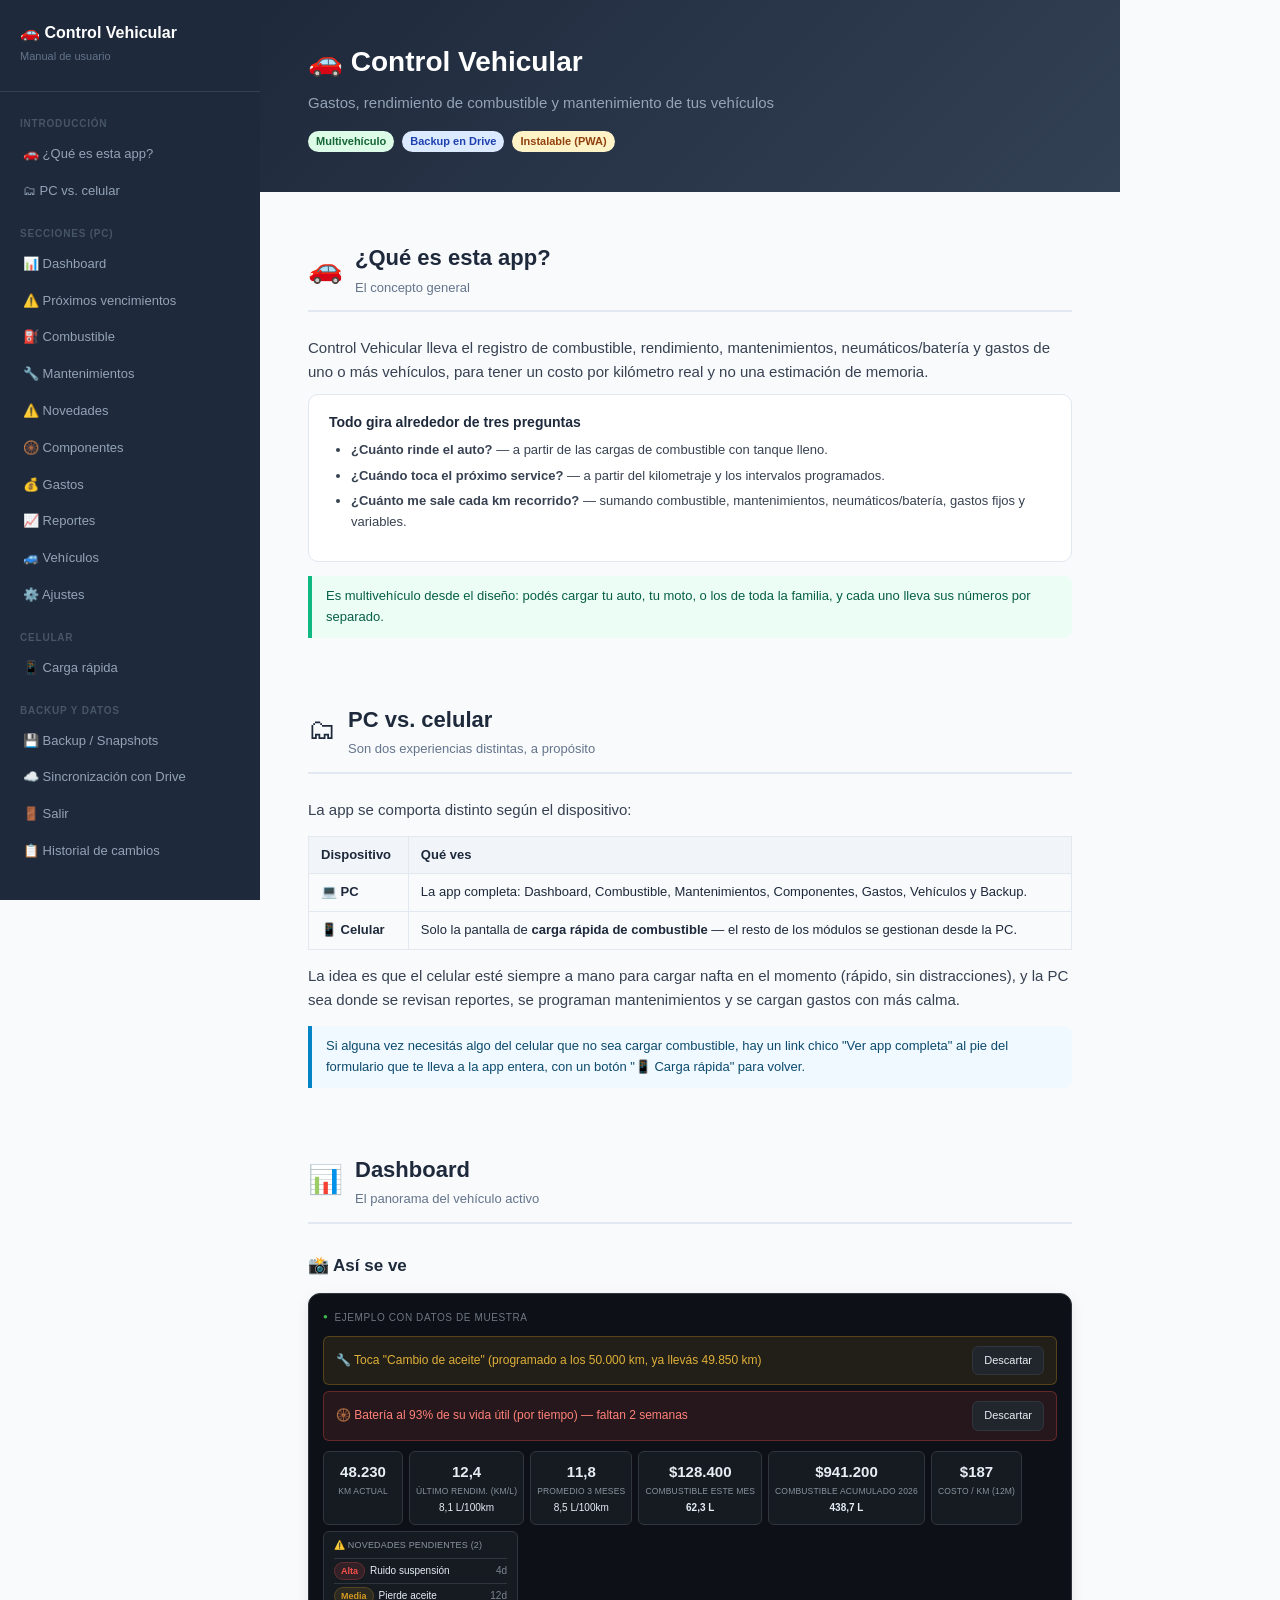
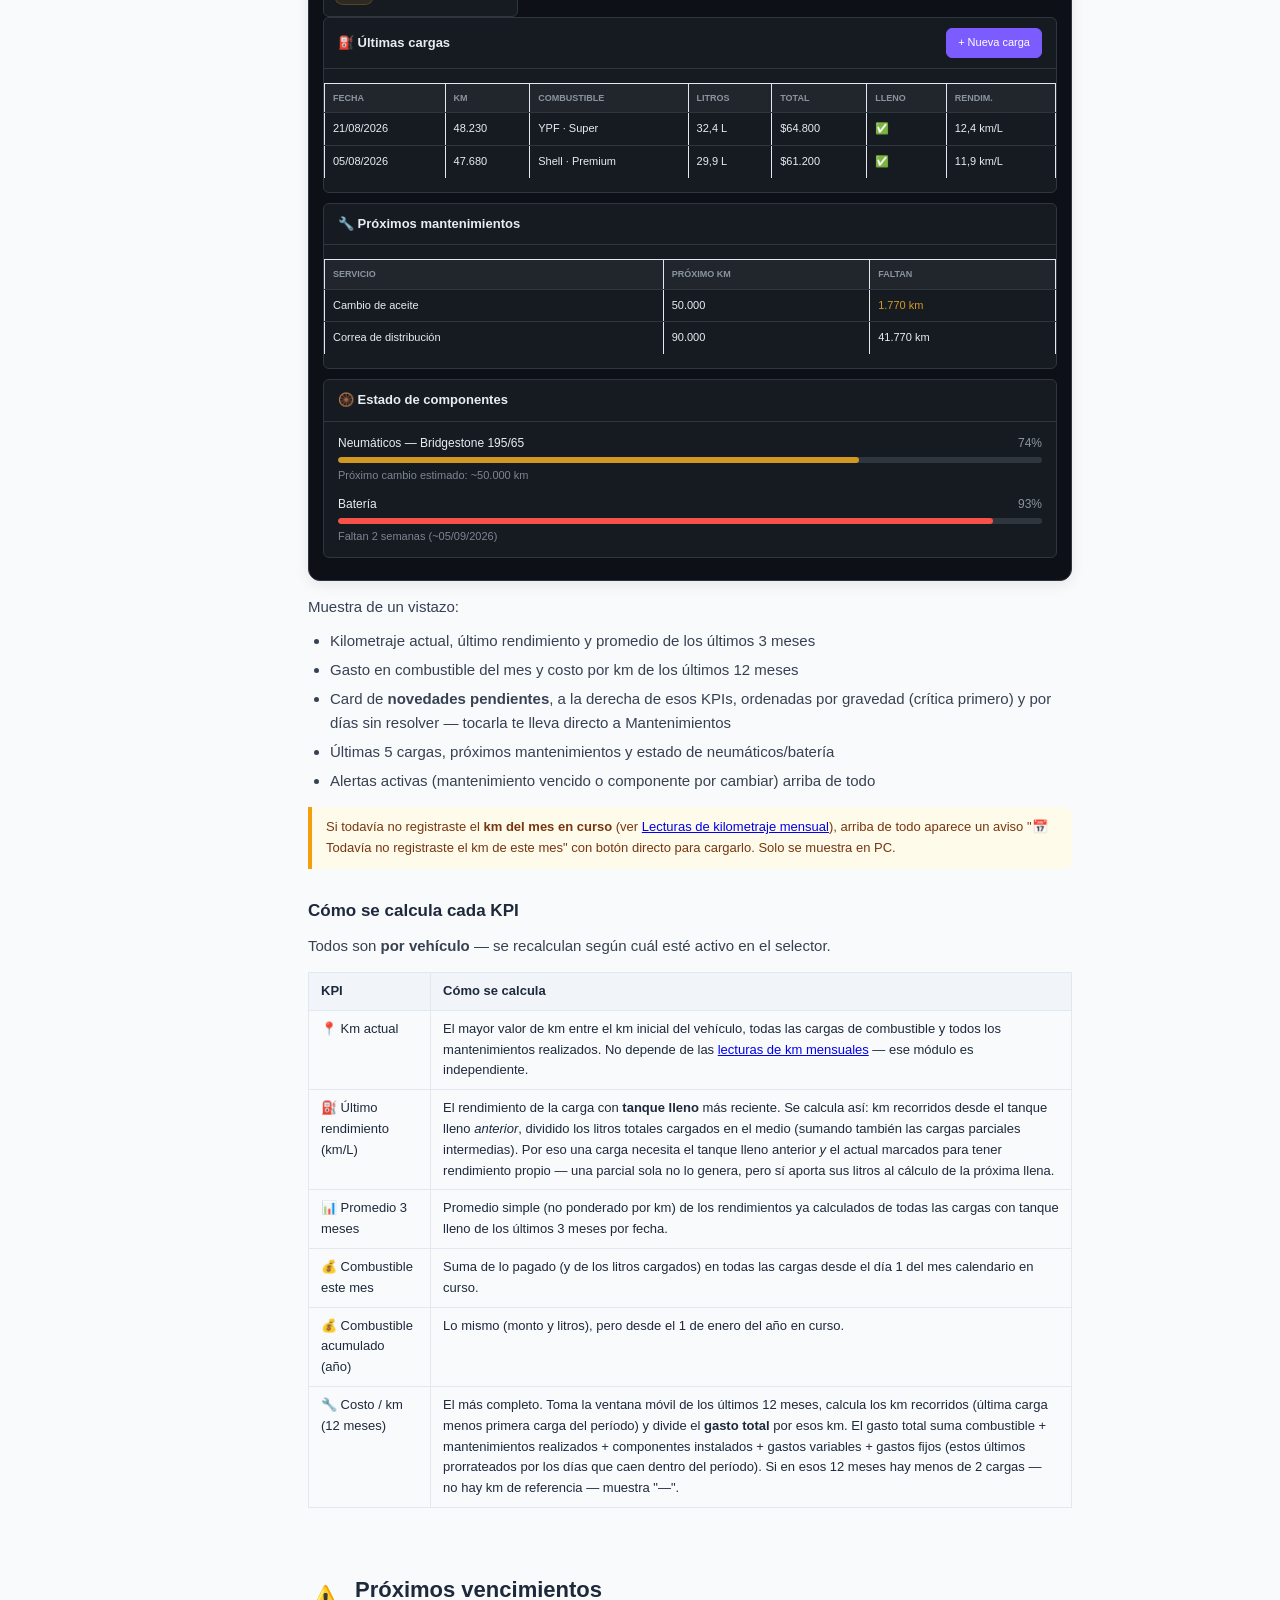
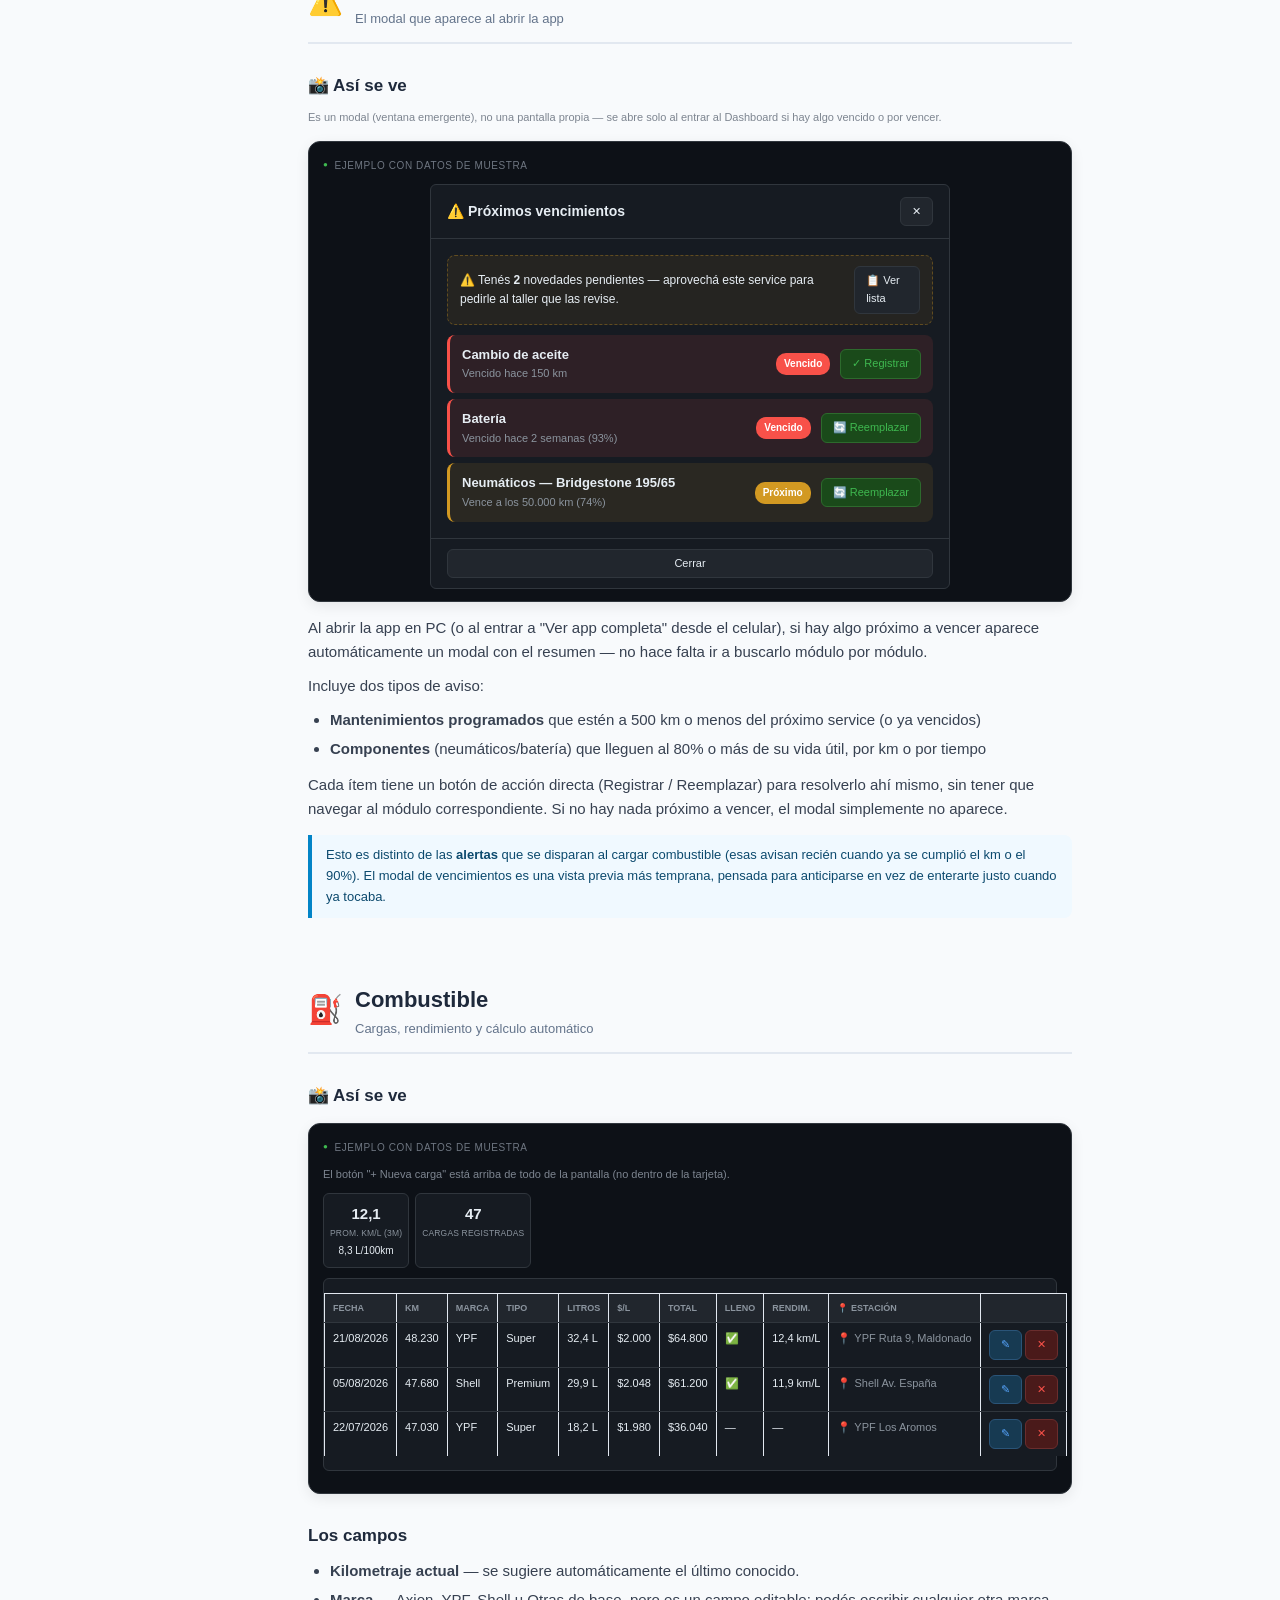
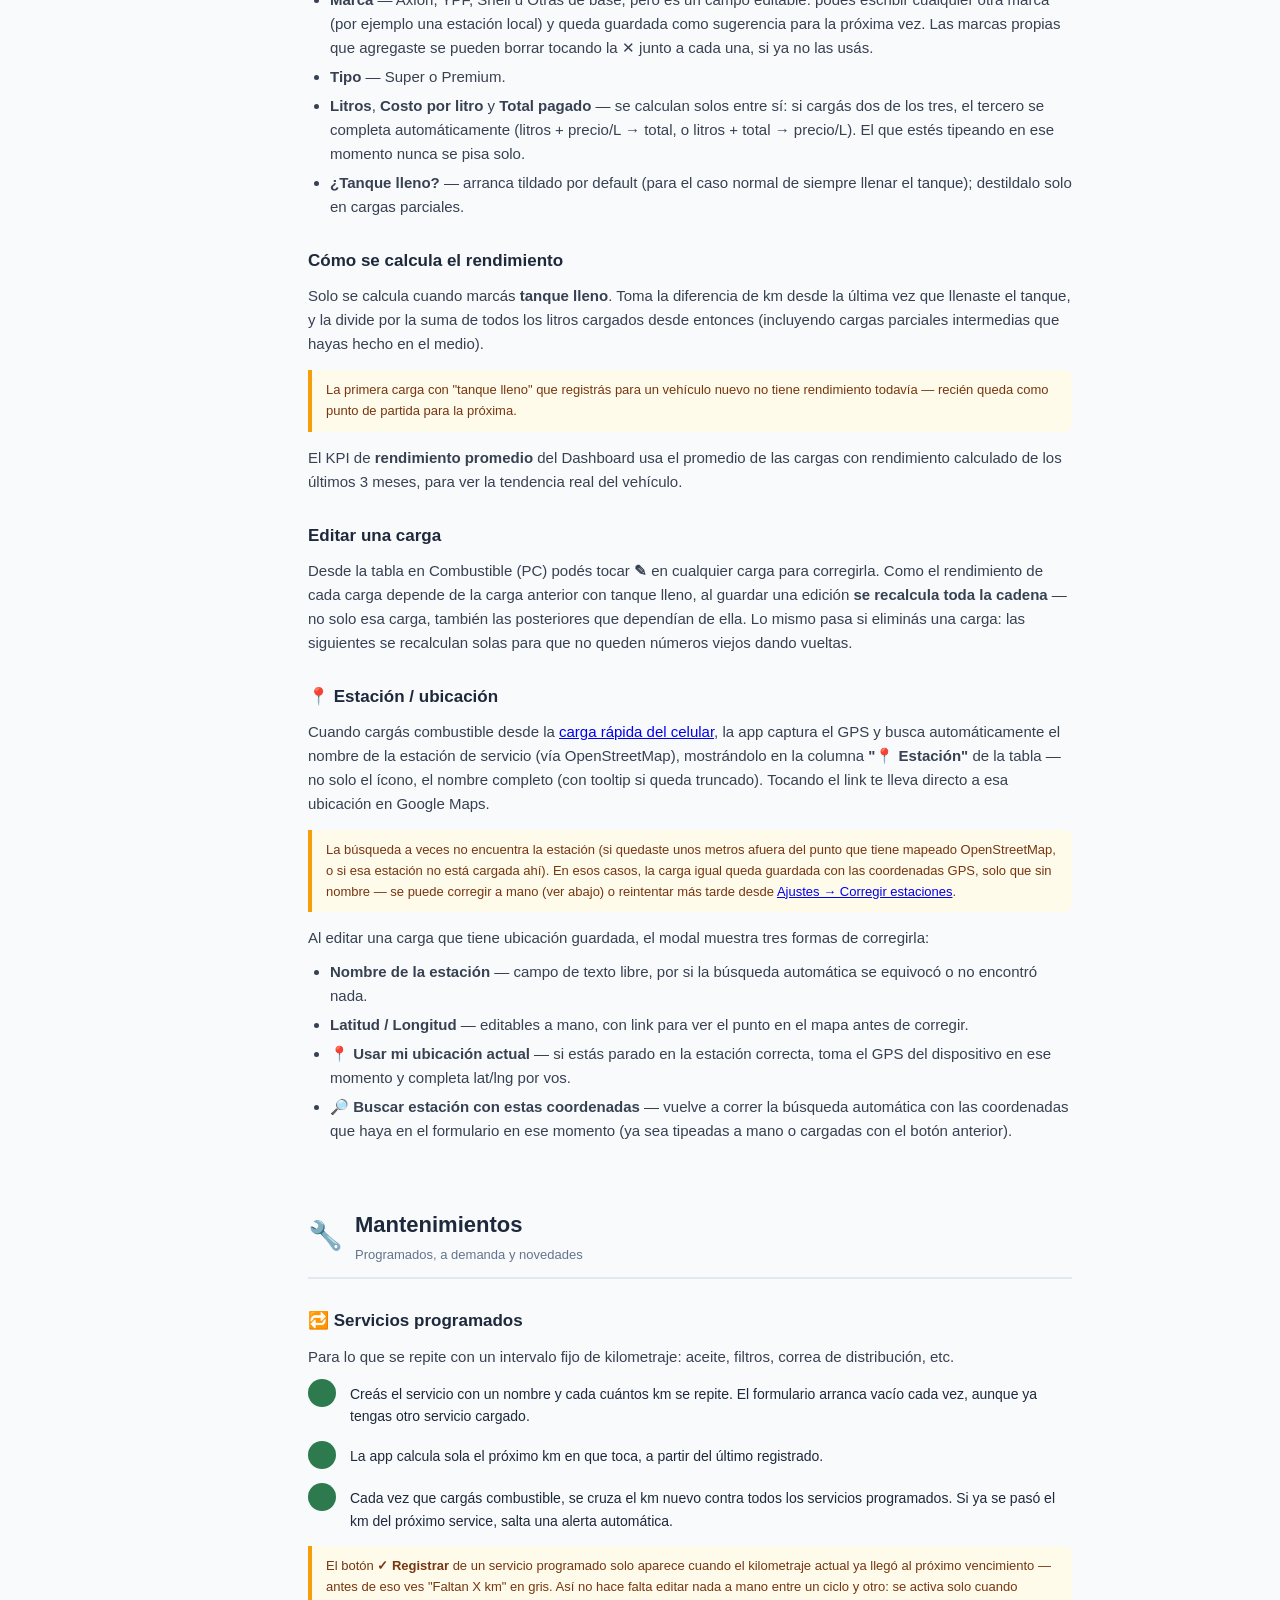
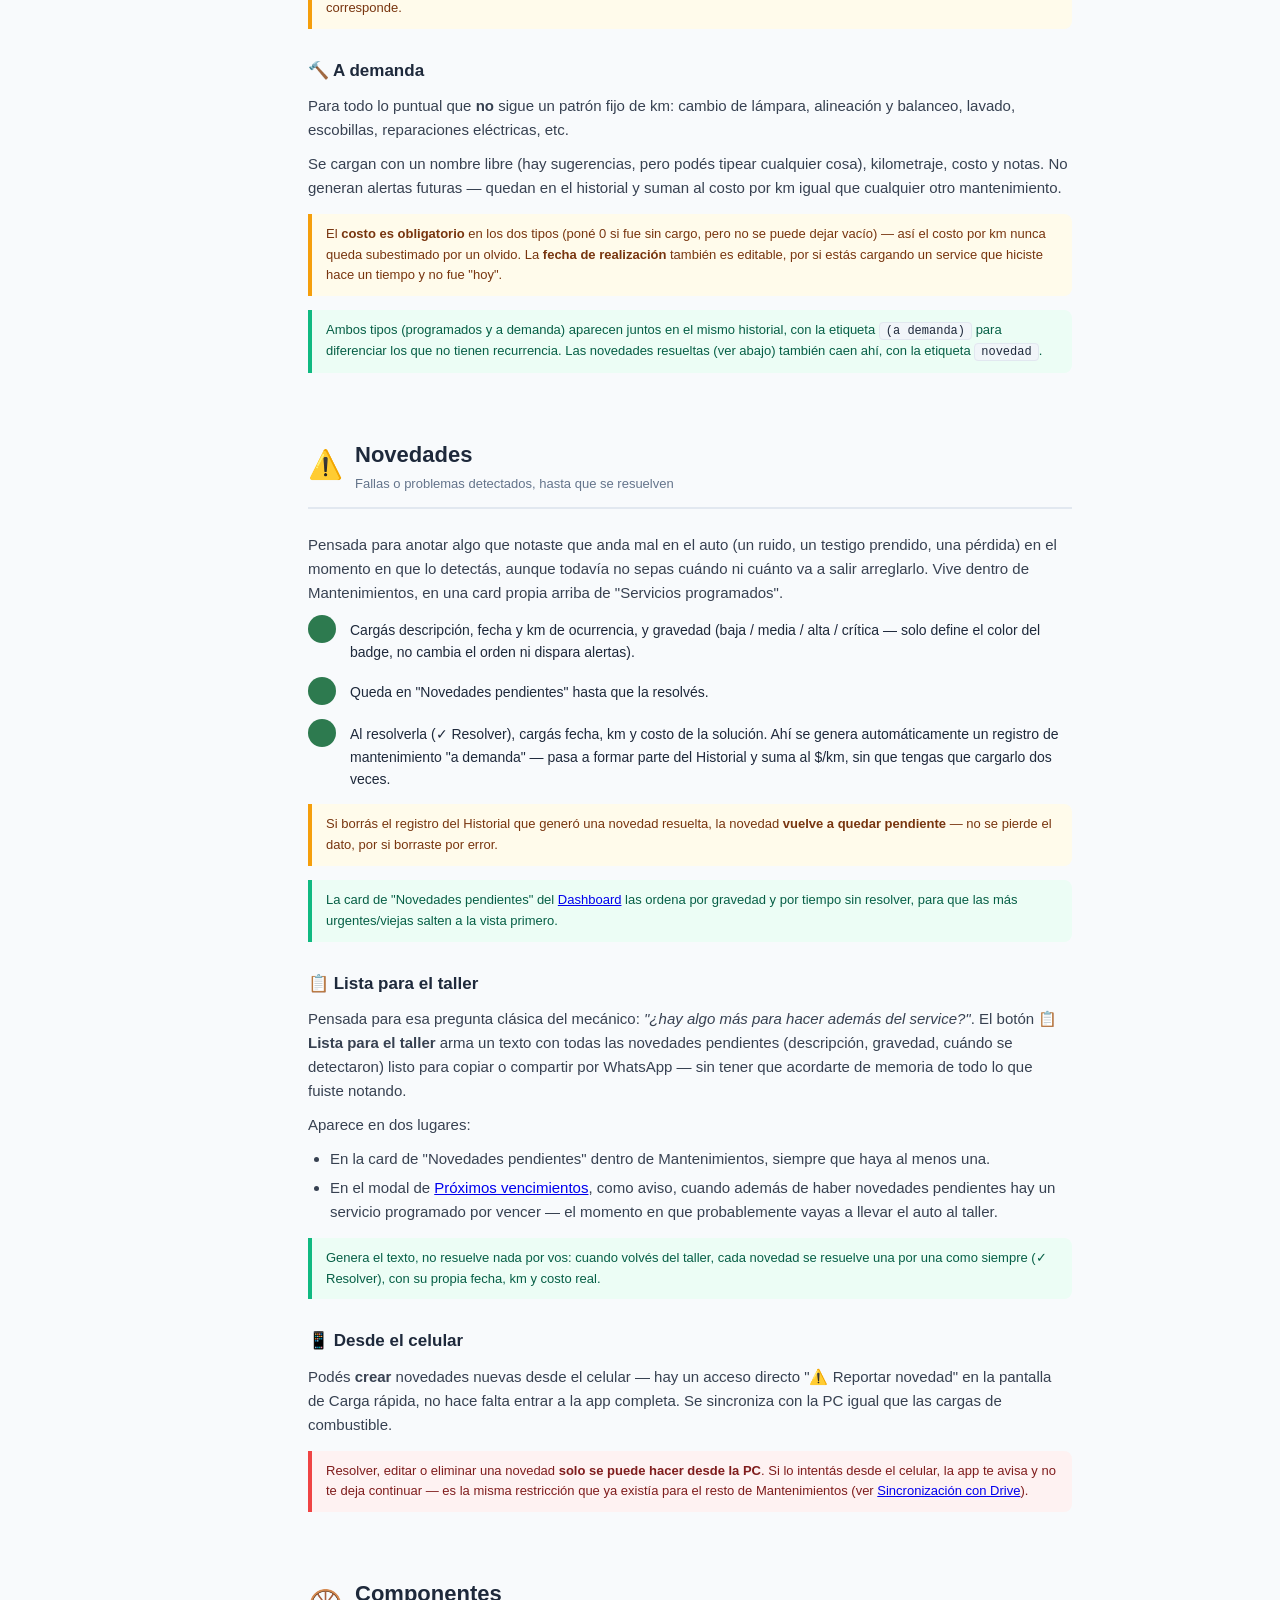
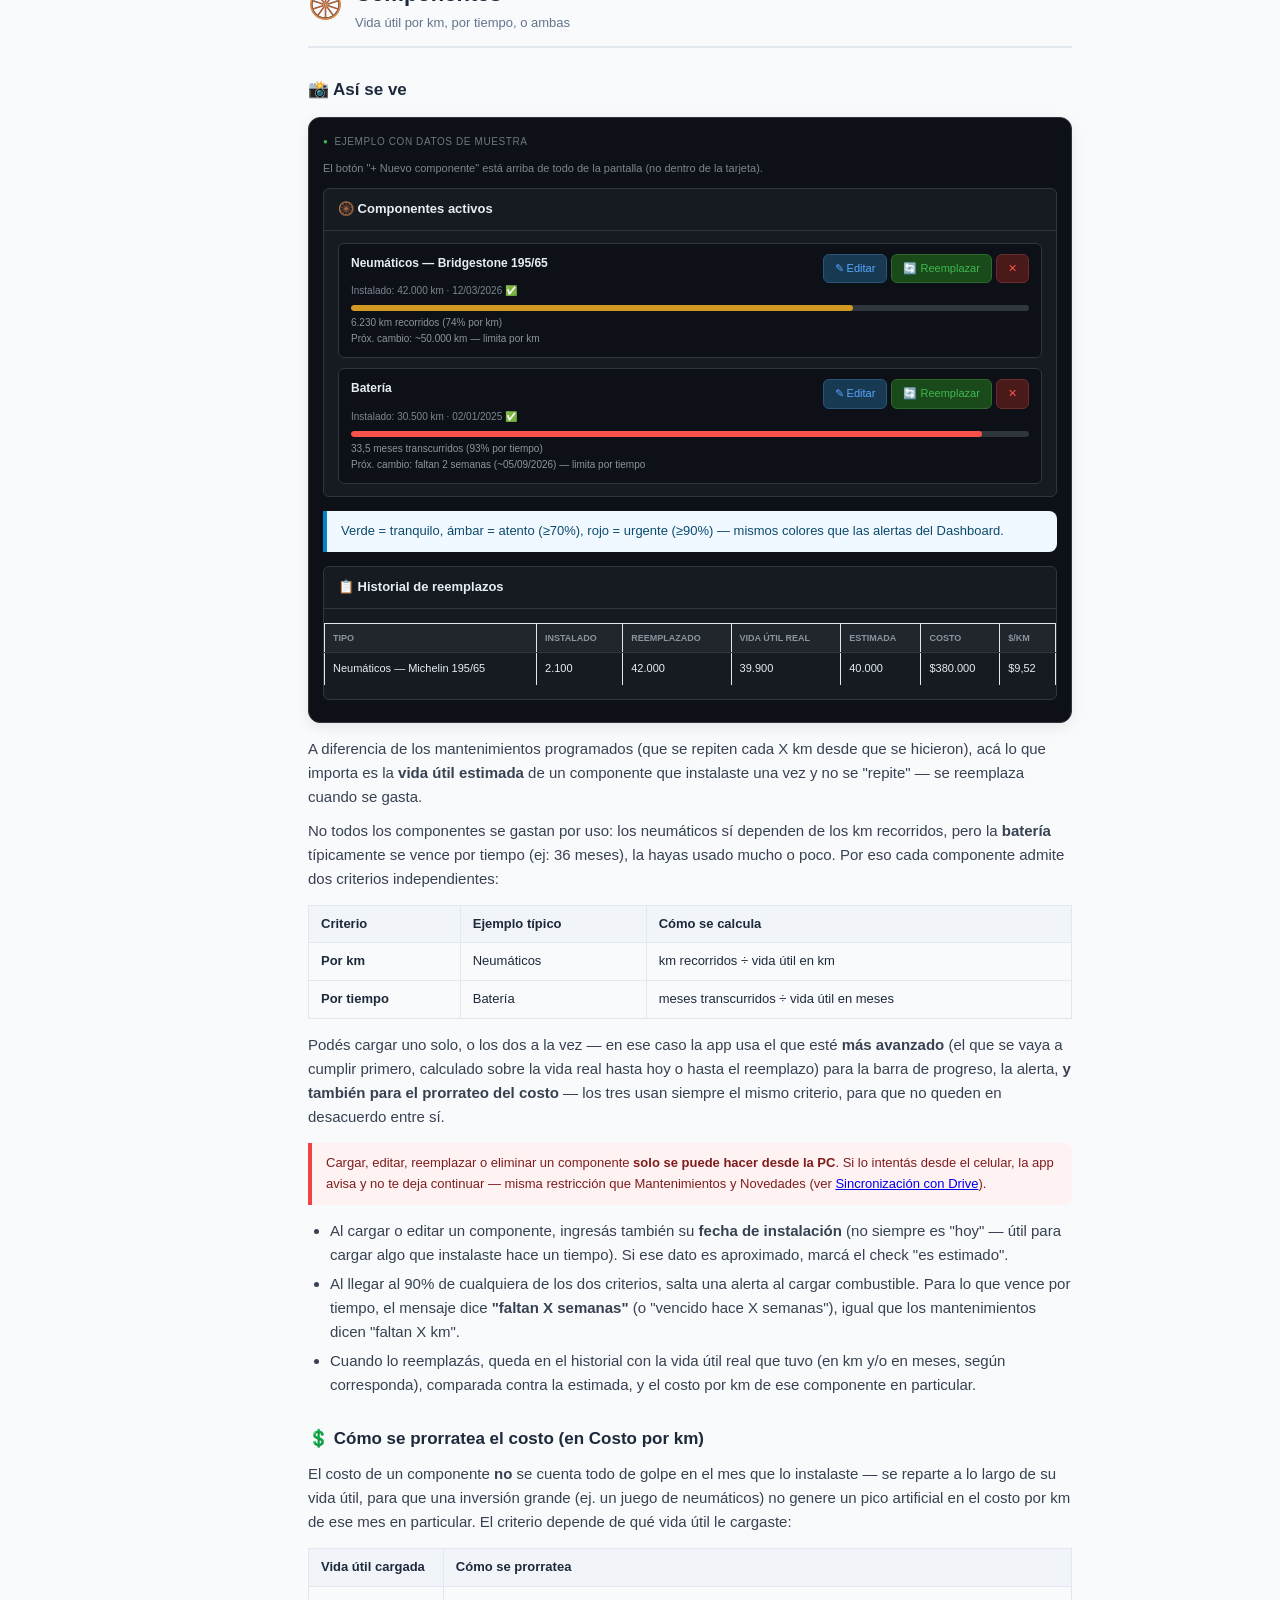
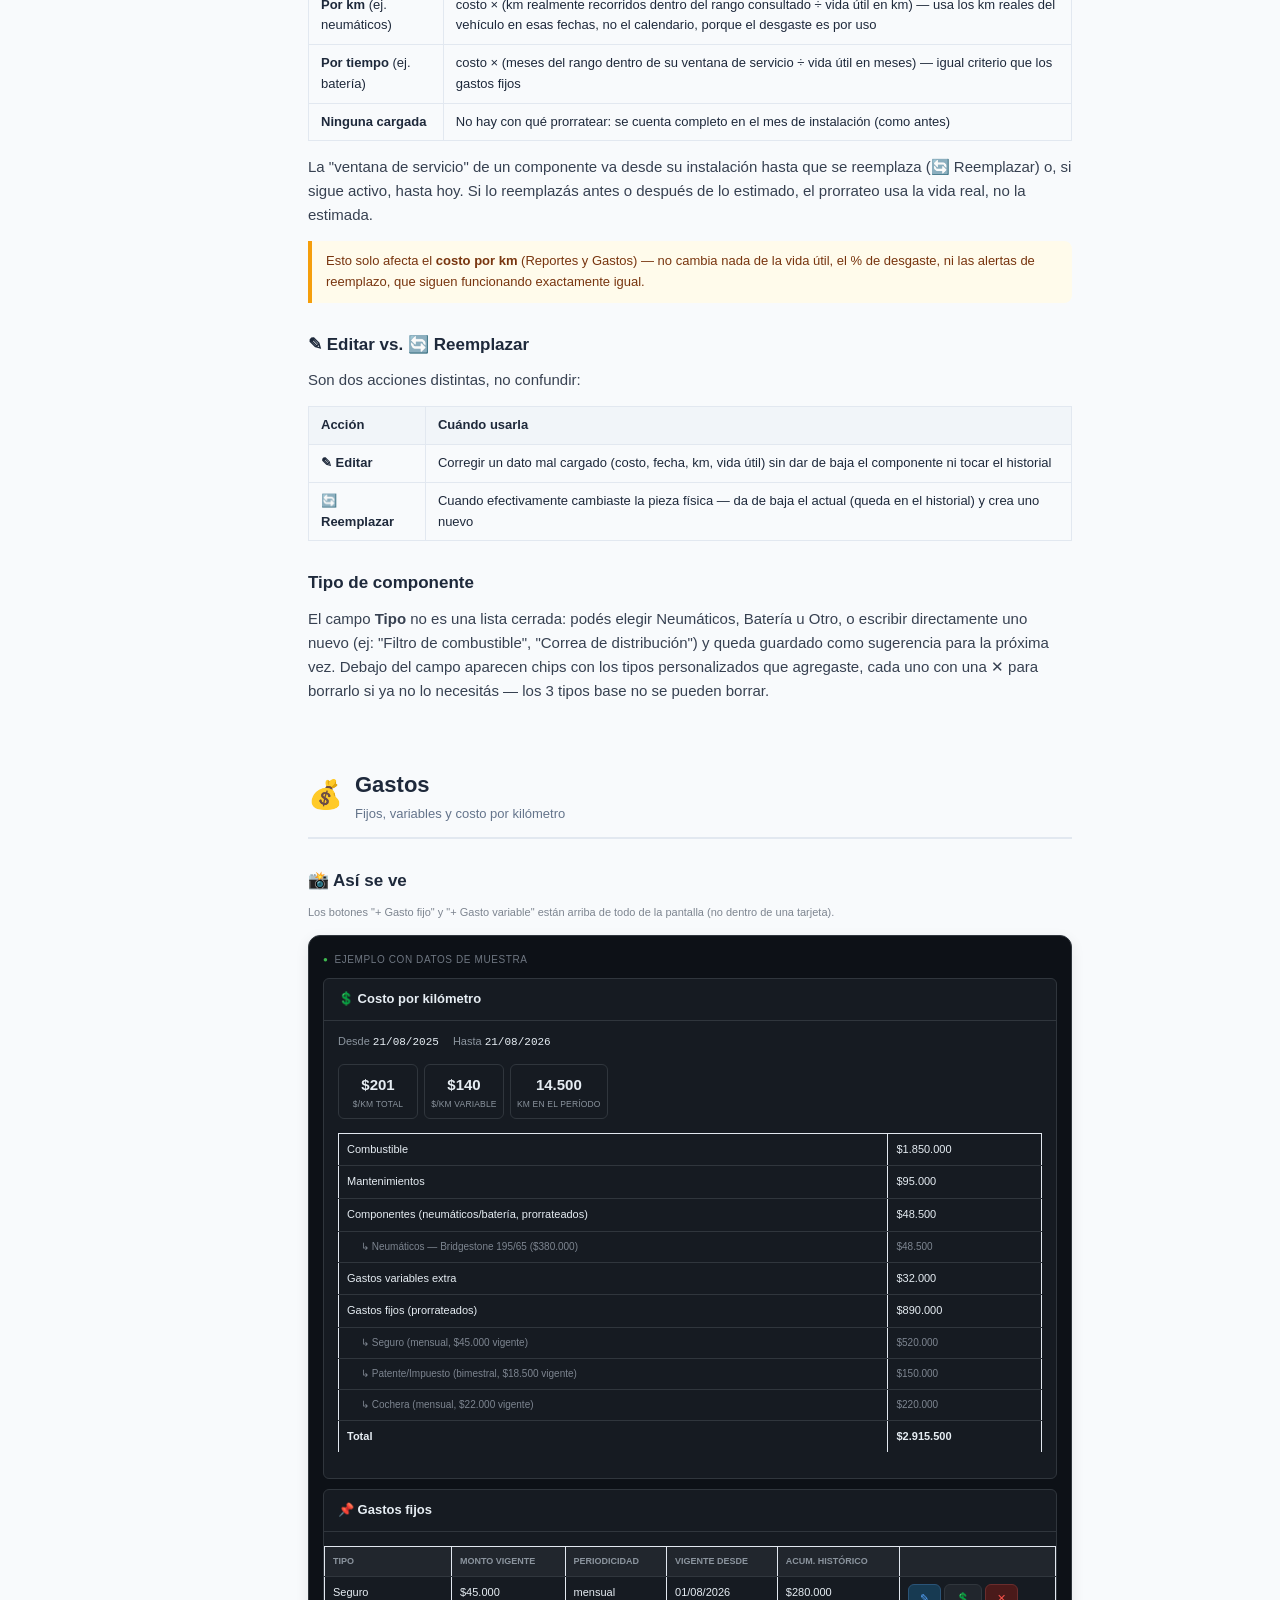
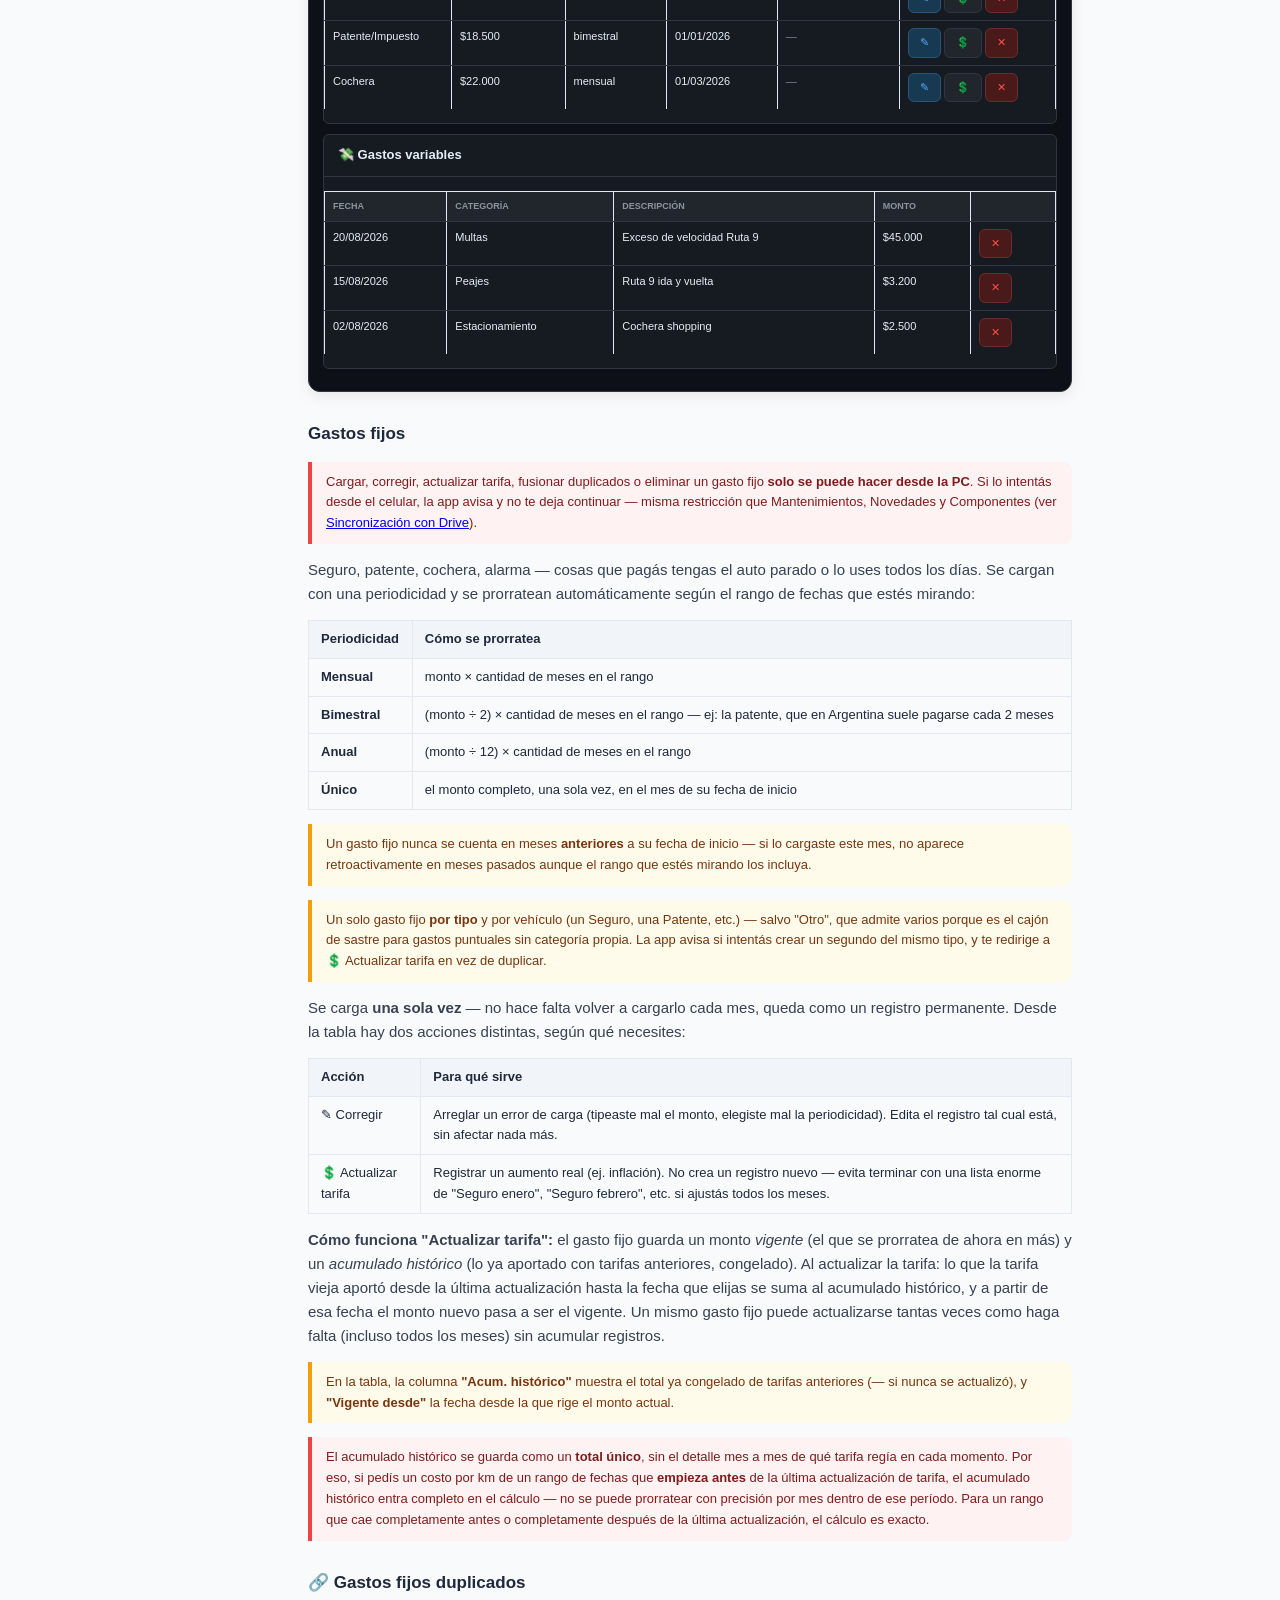
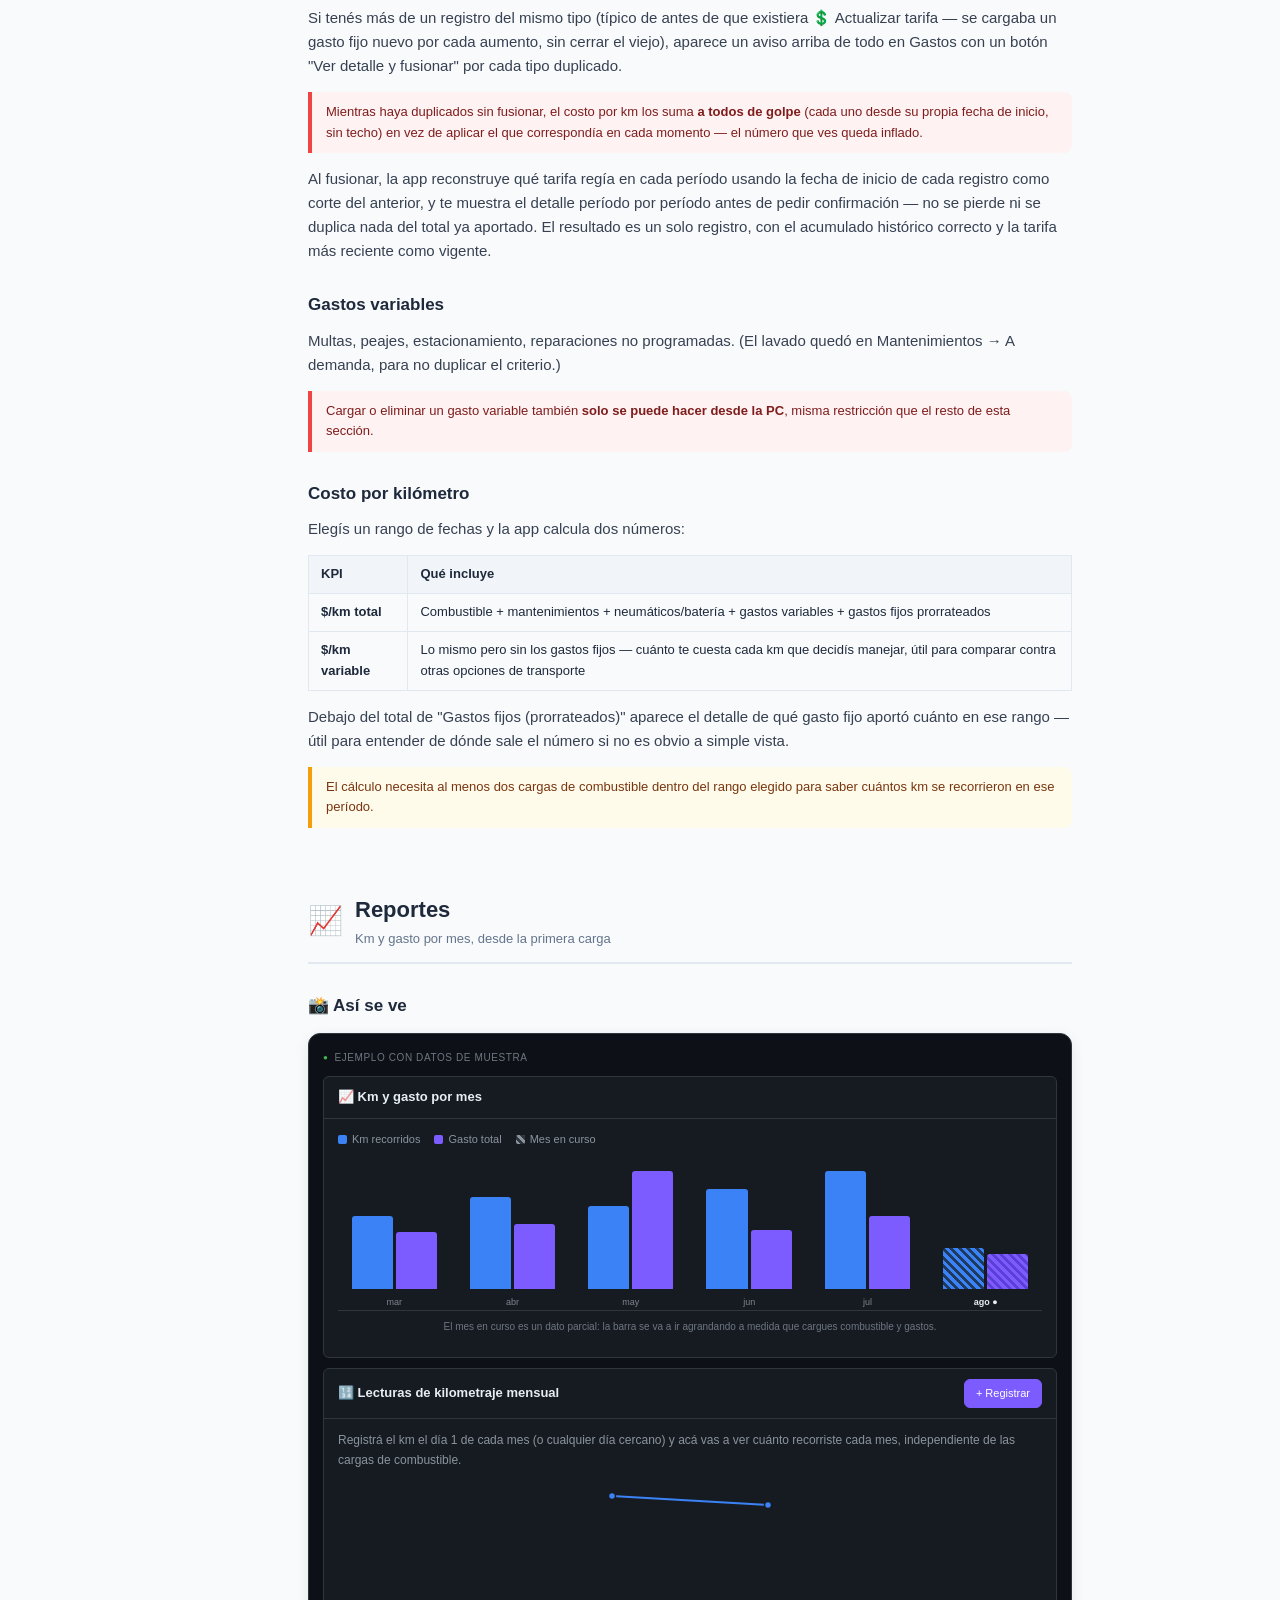
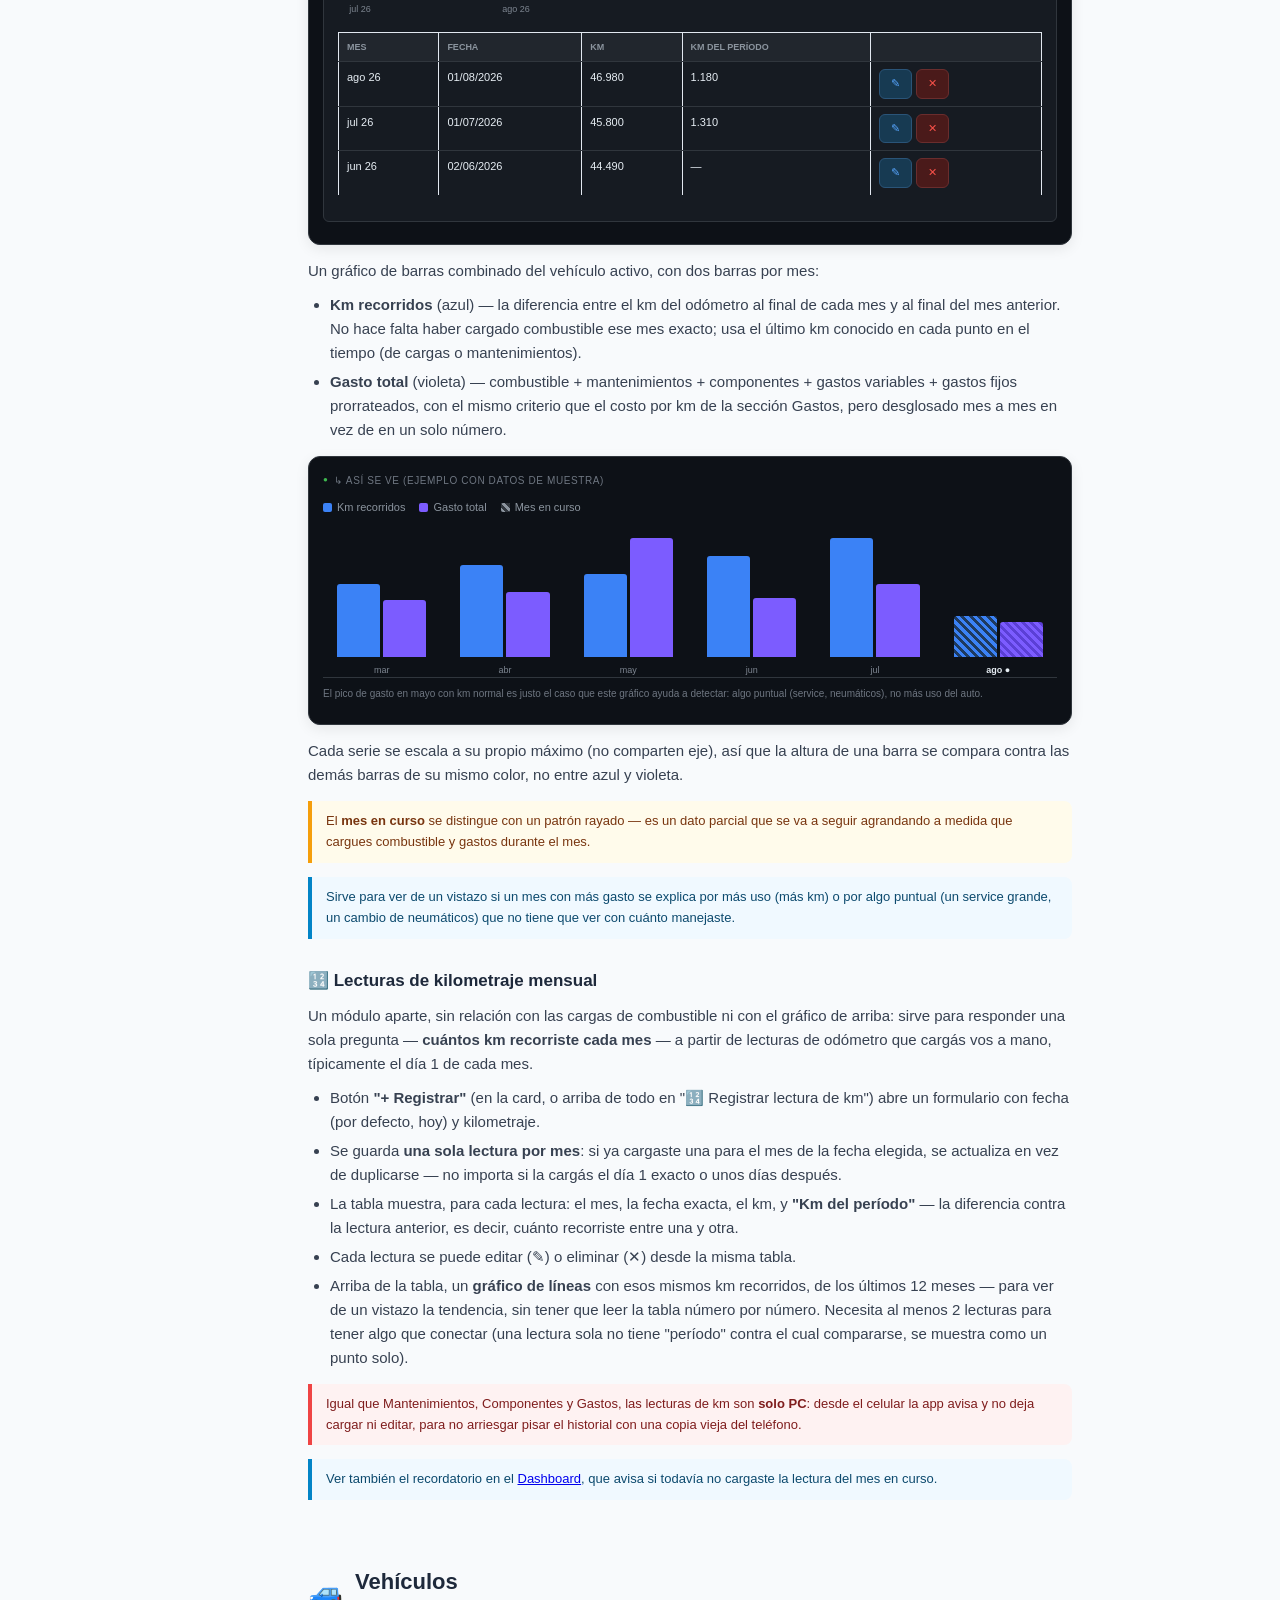
<file: instructivo.html>
<!DOCTYPE html>
<html lang="es">
<head>
<meta charset="UTF-8">
<meta name="viewport" content="width=device-width, initial-scale=1.0">
<title>Control Vehicular · Manual de Usuario</title>
<style>
  :root {
    --primary: #2d7a4f;
    --primary-light: #e6f4ec;
    --green: #10b981;
    --green-light: #ecfdf5;
    --amber: #f59e0b;
    --amber-light: #fffbeb;
    --red: #ef4444;
    --red-light: #fef2f2;
    --teal: #0f766e;
    --teal-light: #f0fdfa;
    --blue: #0284c7;
    --blue-light: #f0f9ff;
    --purple: #a855f7;
    --text: #1e293b;
    --muted: #64748b;
    --border: #e2e8f0;
    --bg: #f8fafc;
    --card: #ffffff;
    --sidebar-w: 260px;
  }
  * { box-sizing: border-box; margin: 0; padding: 0; }
  body { font-family: -apple-system, BlinkMacSystemFont, 'Segoe UI', sans-serif; background: var(--bg); color: var(--text); font-size: 15px; line-height: 1.6; }

  .layout { display: flex; min-height: 100vh; }
  .sidebar {
    width: var(--sidebar-w);
    background: #1e293b;
    color: #cbd5e1;
    position: fixed;
    top: 0; left: 0; bottom: 0;
    overflow-y: auto;
    padding: 0 0 32px 0;
    z-index: 100;
  }
  .sidebar-logo {
    padding: 20px 20px 16px;
    border-bottom: 1px solid #334155;
    margin-bottom: 8px;
  }
  .sidebar-logo h1 { font-size: 16px; font-weight: 700; color: white; }
  .sidebar-logo p { font-size: 11px; color: #64748b; margin-top: 2px; }
  .sidebar a {
    display: flex; align-items: center; gap: 8px;
    padding: 8px 20px;
    color: #94a3b8;
    text-decoration: none;
    font-size: 13px;
    border-left: 3px solid transparent;
    transition: all .15s;
  }
  .sidebar a:hover, .sidebar a.active {
    color: white;
    background: #0f172a;
    border-left-color: var(--primary);
  }
  .sidebar .section-label {
    font-size: 10px;
    font-weight: 700;
    text-transform: uppercase;
    letter-spacing: .8px;
    color: #475569;
    padding: 16px 20px 4px;
  }
  .content {
    margin-left: var(--sidebar-w);
    flex: 1;
    max-width: 860px;
    padding: 40px 48px 80px;
  }

  .section { margin-bottom: 64px; scroll-margin-top: 24px; }
  .section-header {
    display: flex; align-items: center; gap: 12px;
    border-bottom: 2px solid var(--border);
    padding-bottom: 12px;
    margin-bottom: 24px;
  }
  .section-icon { font-size: 28px; }
  .section-title { font-size: 22px; font-weight: 700; color: var(--text); }
  .section-subtitle { font-size: 13px; color: var(--muted); margin-top: 2px; }

  h2 { font-size: 17px; font-weight: 700; margin: 28px 0 10px; color: var(--text); }
  h3 { font-size: 15px; font-weight: 600; margin: 20px 0 8px; color: var(--text); }
  p { margin-bottom: 10px; color: #374151; }
  ul, ol { padding-left: 22px; margin-bottom: 12px; }
  li { margin-bottom: 5px; color: #374151; }

  .card {
    background: var(--card);
    border: 1px solid var(--border);
    border-radius: 10px;
    padding: 16px 20px;
    margin-bottom: 14px;
  }
  .card-title { font-weight: 700; font-size: 14px; margin-bottom: 6px; }
  .card-body { font-size: 13px; color: #4b5563; }

  .note {
    background: var(--amber-light);
    border-left: 4px solid var(--amber);
    border-radius: 0 8px 8px 0;
    padding: 10px 14px;
    margin: 14px 0;
    font-size: 13px;
    color: #78350f;
  }
  .tip {
    background: var(--green-light);
    border-left: 4px solid var(--green);
    border-radius: 0 8px 8px 0;
    padding: 10px 14px;
    margin: 14px 0;
    font-size: 13px;
    color: #065f46;
  }
  .warning {
    background: var(--red-light);
    border-left: 4px solid var(--red);
    border-radius: 0 8px 8px 0;
    padding: 10px 14px;
    margin: 14px 0;
    font-size: 13px;
    color: #7f1d1d;
  }
  .info {
    background: var(--blue-light);
    border-left: 4px solid var(--blue);
    border-radius: 0 8px 8px 0;
    padding: 10px 14px;
    margin: 14px 0;
    font-size: 13px;
    color: #0c4a6e;
  }

  table { width: 100%; border-collapse: collapse; margin: 14px 0; font-size: 13px; }
  th { background: #f1f5f9; padding: 8px 12px; text-align: left; font-weight: 600; border: 1px solid var(--border); }
  td { padding: 8px 12px; border: 1px solid var(--border); vertical-align: top; }
  tr:nth-child(even) { background: #f8fafc; }

  .badge {
    display: inline-flex; align-items: center; gap: 4px;
    font-size: 11px; font-weight: 700;
    padding: 2px 8px;
    border-radius: 20px;
    white-space: nowrap;
  }
  .badge-green { background: #dcfce7; color: #166534; }
  .badge-blue  { background: #dbeafe; color: #1e40af; }
  .badge-amber { background: #fef3c7; color: #92400e; }
  .badge-red   { background: #fee2e2; color: #991b1b; }
  .badge-purple{ background: #f3e8ff; color: #6b21a8; }

  code {
    background: #f1f5f9;
    border: 1px solid var(--border);
    border-radius: 4px;
    padding: 1px 6px;
    font-family: 'Courier New', monospace;
    font-size: 12px;
    color: #1e293b;
  }

  .steps { counter-reset: step; }
  .step {
    display: flex; gap: 14px;
    margin-bottom: 14px;
    align-items: flex-start;
  }
  .step-num {
    counter-increment: step;
    min-width: 28px; height: 28px;
    background: var(--primary);
    color: white;
    border-radius: 50%;
    display: flex; align-items: center; justify-content: center;
    font-size: 13px; font-weight: 700;
    flex-shrink: 0;
  }
  .step-body { padding-top: 4px; font-size: 14px; }

  .hero {
    background: linear-gradient(135deg, #1e293b 0%, #334155 100%);
    color: white;
    padding: 40px 48px;
    margin: -40px -48px 48px;
  }
  .hero h1 { font-size: 28px; font-weight: 800; }
  .hero p { color: #94a3b8; margin-top: 6px; font-size: 15px; }
  .hero-badges { display: flex; gap: 8px; margin-top: 16px; flex-wrap: wrap; }

  @media (max-width: 768px) {
    .sidebar { display: none; }
    .content { margin-left: 0; padding: 20px 16px; }
    .hero { margin: -20px -16px 32px; padding: 24px 16px; }
  }

  .changelog-toggle {
    border: 1px solid var(--border);
    border-radius: 8px;
    background: var(--card);
    overflow: hidden;
  }
  .changelog-toggle summary {
    padding: 11px 16px;
    cursor: pointer;
    font-size: 13px;
    font-weight: 700;
    display: flex;
    align-items: center;
    gap: 10px;
    list-style: none;
    background: #f8fafc;
    user-select: none;
    color: var(--text);
  }
  .changelog-toggle summary::-webkit-details-marker { display: none; }
  .changelog-toggle summary::before {
    content: '▸';
    color: var(--muted);
    font-size: 11px;
    transition: transform .15s;
    flex-shrink: 0;
  }
  .changelog-toggle[open] summary::before { transform: rotate(90deg); }
  .changelog-toggle[open] summary { border-bottom: 1px solid var(--border); }
  .changelog-list { padding: 6px 0; max-height: 560px; overflow-y: auto; }
  .changelog-row {
    display: flex;
    align-items: baseline;
    gap: 12px;
    padding: 7px 16px;
    font-size: 13px;
    border-bottom: 1px solid #f1f5f9;
  }
  .changelog-row:last-child { border-bottom: none; }
  .cl-ver { font-family: 'Courier New', monospace; font-weight: 700; color: var(--primary); flex-shrink: 0; width: 52px; }
  .cl-date { font-size: 11px; color: var(--muted); font-family: 'Courier New', monospace; flex-shrink: 0; width: 78px; }
  .cl-desc { color: #4b5563; }

  /* Recuadro de captura de pantalla ilustrativa (paleta real de la app, oscura) */
  .screenshot-frame {
    background: #0d1117;
    border: 1px solid #30363d;
    border-radius: 12px;
    padding: 16px 14px 12px;
    margin: 14px 0;
    box-shadow: 0 4px 14px rgba(0,0,0,.08);
  }
  .screenshot-label {
    font-size: 10px;
    color: #6e7681;
    text-transform: uppercase;
    letter-spacing: .06em;
    margin-bottom: 10px;
    display: flex;
    align-items: center;
    gap: 6px;
  }
  .screenshot-label::before { content: '●'; color: #3fb950; font-size: 8px; }
  .barchart-legend{display:flex;gap:14px;margin-bottom:12px;font-size:11px;color:#8b949e;flex-wrap:wrap}
  .barchart-legend-item{display:flex;align-items:center;gap:5px}
  .barchart-legend-dot{width:9px;height:9px;border-radius:2px;display:inline-block;flex-shrink:0}
  .barchart-combo{display:flex;align-items:flex-end;gap:10px;height:150px;padding:10px 2px 0;border-bottom:1px solid #30363d;overflow-x:auto}
  .barchart-combo-col{flex:1;min-width:40px;display:flex;flex-direction:column;align-items:center;justify-content:flex-end;height:100%}
  .barchart-combo-bars{display:flex;align-items:flex-end;gap:3px;height:100%;width:100%;justify-content:center}
  .barchart-combo-bar{width:38%;border-radius:3px 3px 0 0;min-height:2px}
  .barchart-combo-bar-km{background:#3b82f6}
  .barchart-combo-bar-gasto{background:#7c5cff}
  .barchart-combo-bar-km.en-curso{background:repeating-linear-gradient(45deg,#3b82f6,#3b82f6 3px,#1e3a5f 3px,#1e3a5f 6px)}
  .barchart-combo-bar-gasto.en-curso{background:repeating-linear-gradient(45deg,#7c5cff,#7c5cff 3px,#5b3fd6 3px,#5b3fd6 6px)}
  .barchart-combo-label{font-size:9px;color:#7d8590;margin-top:6px;white-space:nowrap}
  .barchart-combo-label.en-curso{color:#e6edf3;font-weight:700}

  /* Cards reales (Dashboard, Combustible, Componentes) */
  .demo-card{background:#161b22;border:1px solid #30363d;border-radius:6px;margin-bottom:10px;color:#e6edf3}
  .demo-ch{padding:10px 14px;display:flex;align-items:center;justify-content:space-between;border-bottom:1px solid #30363d}
  .demo-ct{font-weight:700;font-size:13px}
  .demo-card-body{padding:12px 14px}
  .demo-btn{padding:5px 11px;border:1px solid #30363d;border-radius:6px;background:#21262d;color:#e6edf3;font-size:11px;display:inline-block}
  .demo-btn-p{background:#7c5cff;color:#fff;border-color:#7c5cff}
  .demo-btn-e{background:#173a52;color:#58a6ff;border-color:#2a5478}
  .demo-btn-g{background:#1a4a1a;color:#3fb950;border-color:#2d6a2d}

  /* Alertas (Dashboard) */
  .demo-alert-stack{display:flex;flex-direction:column;gap:6px;margin-bottom:10px}
  .demo-alert{display:flex;align-items:center;justify-content:space-between;gap:10px;padding:9px 12px;border-radius:6px;font-size:12px}
  .demo-alert-warn{background:rgba(210,153,34,.1);border:1px solid rgba(210,153,34,.3);color:#e0b03a}
  .demo-alert-crit{background:rgba(248,81,73,.1);border:1px solid rgba(248,81,73,.3);color:#ff8079}

  /* Stat cards (Dashboard) */
  .demo-stats{display:flex;gap:6px;flex-wrap:wrap}
  .demo-stat{background:#161b22;border:1px solid #30363d;border-radius:6px;padding:8px 6px;min-width:80px;text-align:center}
  .demo-stat-n{font-size:15px;font-weight:700;color:#e6edf3;margin-bottom:2px}
  .demo-stat-l{font-size:8.5px;color:#8b949e;text-transform:uppercase;letter-spacing:.02em;line-height:1.3}
  .demo-stat-extra{font-size:10px;color:#e6edf3;margin-top:3px;font-weight:600}

  /* Tabla oscura (Combustible) */
  .demo-table{width:100%;border-collapse:collapse;font-size:11px;color:#e6edf3}
  .demo-table th{background:#21262d;padding:7px 8px;text-align:left;font-size:9px;font-weight:700;text-transform:uppercase;color:#8b949e;border-bottom:1px solid #30363d;white-space:nowrap}
  .demo-table td{padding:7px 8px;border-bottom:1px solid #30363d;white-space:nowrap;background:#161b22}
  .demo-table tr:last-child td{border-bottom:none}
  .demo-table tr:nth-child(even) td{background:#161b22}

  /* Barra de vida útil (Componentes) */
  .demo-comp{margin-bottom:10px}
  .demo-comp:last-child{margin-bottom:0}
  .demo-comp-row{display:flex;justify-content:space-between;align-items:start}
  .demo-comp-title{font-weight:700;color:#e6edf3;font-size:12px;margin-bottom:2px}
  .demo-comp-sub{font-size:10px;color:#7d8590;margin-bottom:6px}
  .vprog{height:6px;background:#30363d;border-radius:3px;overflow:hidden;margin:4px 0}
  .vprog-bar{height:6px;border-radius:3px;cursor:help}
  .vprog-ok{background:#3fb950}
  .vprog-warn{background:#d29922}
  .vprog-crit{background:#f85149}
  .demo-comp-detail{font-size:10px;color:#8b949e}

  /* Teléfono (Carga rápida) */
  .demo-phone{width:280px;margin:0 auto;background:#161b22;border:8px solid #1c2128;border-radius:32px;overflow:hidden;box-shadow:0 8px 24px rgba(0,0,0,.25)}
  .demo-phone-notch{background:#1c2128;height:20px;display:flex;align-items:center;justify-content:center}
  .demo-phone-notch::before{content:'';width:56px;height:5px;background:#000;border-radius:4px}
  .demo-vr-top{padding:14px 16px 10px;border-bottom:1px solid #30363d;background:#161b22}
  .demo-vr-title{font-size:14px;font-weight:700;color:#e6edf3}
  .demo-vr-sub{font-size:9px;color:#8b949e;margin-top:2px}
  .demo-vr-vsel{margin-top:9px;width:100%;padding:7px 9px;border:1px solid #30363d;border-radius:8px;background:#21262d;color:#e6edf3;font-size:11px;font-weight:600}
  .demo-vr-body{padding:14px 16px 18px;display:flex;flex-direction:column;gap:11px}
  .demo-vr-fg label{font-size:9px;color:#8b949e;font-weight:600;text-transform:uppercase;letter-spacing:.04em;display:block;margin-bottom:4px}
  .demo-vr-input{padding:10px 11px;border:1px solid #30363d;border-radius:8px;font-size:13px;background:#21262d;color:#e6edf3}
  .demo-vr-select{padding:10px 11px;border:1px solid #30363d;border-radius:8px;font-size:13px;background:#21262d;color:#e6edf3;width:100%;font-family:inherit;-webkit-appearance:none;appearance:none;cursor:pointer;background-image:url("data:image/svg+xml,%3Csvg xmlns='http://www.w3.org/2000/svg' viewBox='0 0 12 8'%3E%3Cpath fill='%238b949e' d='M6 8 0 0h12z'/%3E%3C/svg%3E");background-repeat:no-repeat;background-position:right 11px center;background-size:10px 7px}
  .demo-vr-select:focus{outline:1px solid #7c5cff}
  .demo-vr-row{display:grid;grid-template-columns:1fr 1fr;gap:8px}
  .demo-vr-switch{display:flex;align-items:center;justify-content:space-between;padding:10px 12px;background:#21262d;border:1px solid #30363d;border-radius:8px}
  .demo-vr-switch label{font-size:11px;font-weight:600;color:#e6edf3}
  .demo-vr-switch-dot{width:36px;height:19px;background:#7c5cff;border-radius:10px;position:relative;cursor:pointer;transition:background .15s}
  .demo-vr-switch-dot::after{content:'';width:15px;height:15px;background:#fff;border-radius:50%;position:absolute;top:2px;right:2px;transition:right .15s,left .15s}
  .demo-vr-switch-dot.off{background:#30363d}
  .demo-vr-switch-dot.off::after{right:auto;left:2px}
  .demo-vr-gps{text-align:center;font-size:10px;color:#8b949e;padding:7px;background:#21262d;border:1px solid #30363d;border-radius:8px}
  .demo-vr-btn-main{padding:12px;border-radius:8px;background:#7c5cff;color:#fff;font-size:13px;font-weight:700;text-align:center}
  .demo-vr-footer{padding:9px 16px;background:#161b22;border-top:1px solid #30363d;display:flex;gap:8px}
  .demo-vr-footer div{flex:1;padding:8px;border-radius:8px;font-size:10px;font-weight:600;border:1px solid #30363d;background:#21262d;color:#e6edf3;text-align:center}

  /* Pills de gravedad (novedades) */
  .demo-pill{display:inline-flex;align-items:center;padding:2px 8px;border-radius:10px;font-size:10px;font-weight:700;white-space:nowrap}
  .demo-g-media{background:rgba(210,153,34,.12);color:#d29922;border:1px solid rgba(210,153,34,.25)}
  .demo-g-alta{background:rgba(248,81,73,.12);color:#f85149;border:1px solid rgba(248,81,73,.25)}
</style>
</head>

<body>

<div class="layout">

<nav class="sidebar">
  <div class="sidebar-logo">
    <h1>🚗 Control Vehicular</h1>
    <p>Manual de usuario</p>
  </div>

  <div class="section-label">Introducción</div>
  <a href="#intro">🚗 ¿Qué es esta app?</a>
  <a href="#navegacion">🗂 PC vs. celular</a>

  <div class="section-label">Secciones (PC)</div>
  <a href="#dashboard">📊 Dashboard</a>
  <a href="#vencimientos">⚠️ Próximos vencimientos</a>
  <a href="#combustible">⛽ Combustible</a>
  <a href="#mantenimientos">🔧 Mantenimientos</a>
  <a href="#novedades">⚠️ Novedades</a>
  <a href="#componentes">🛞 Componentes</a>
  <a href="#gastos">💰 Gastos</a>
  <a href="#reportes">📈 Reportes</a>
  <a href="#vehiculos">🚙 Vehículos</a>
  <a href="#ajustes">⚙️ Ajustes</a>

  <div class="section-label">Celular</div>
  <a href="#mobile">📱 Carga rápida</a>

  <div class="section-label">Backup y datos</div>
  <a href="#backup">💾 Backup / Snapshots</a>
  <a href="#drive">☁️ Sincronización con Drive</a>
  <a href="#salir">🚪 Salir</a>
  <a href="#changelog">📋 Historial de cambios</a>
</nav>

<div class="content">

  <div class="hero">
    <h1>🚗 Control Vehicular</h1>
    <p>Gastos, rendimiento de combustible y mantenimiento de tus vehículos</p>
    <div class="hero-badges">
      <span class="badge badge-green">Multivehículo</span>
      <span class="badge badge-blue">Backup en Drive</span>
      <span class="badge badge-amber">Instalable (PWA)</span>
    </div>
  </div>

  <div class="section" id="intro">
    <div class="section-header">
      <div class="section-icon">🚗</div>
      <div>
        <div class="section-title">¿Qué es esta app?</div>
        <div class="section-subtitle">El concepto general</div>
      </div>
    </div>
    <p>Control Vehicular lleva el registro de combustible, rendimiento, mantenimientos, neumáticos/batería y gastos de uno o más vehículos, para tener un costo por kilómetro real y no una estimación de memoria.</p>
    <div class="card">
      <div class="card-title">Todo gira alrededor de tres preguntas</div>
      <div class="card-body">
        <ul>
          <li><b>¿Cuánto rinde el auto?</b> — a partir de las cargas de combustible con tanque lleno.</li>
          <li><b>¿Cuándo toca el próximo service?</b> — a partir del kilometraje y los intervalos programados.</li>
          <li><b>¿Cuánto me sale cada km recorrido?</b> — sumando combustible, mantenimientos, neumáticos/batería, gastos fijos y variables.</li>
        </ul>
      </div>
    </div>
    <div class="tip">Es multivehículo desde el diseño: podés cargar tu auto, tu moto, o los de toda la familia, y cada uno lleva sus números por separado.</div>
  </div>

  <div class="section" id="navegacion">
    <div class="section-header">
      <div class="section-icon">🗂</div>
      <div>
        <div class="section-title">PC vs. celular</div>
        <div class="section-subtitle">Son dos experiencias distintas, a propósito</div>
      </div>
    </div>
    <p>La app se comporta distinto según el dispositivo:</p>
    <table>
      <tr><th>Dispositivo</th><th>Qué ves</th></tr>
      <tr><td><b>💻 PC</b></td><td>La app completa: Dashboard, Combustible, Mantenimientos, Componentes, Gastos, Vehículos y Backup.</td></tr>
      <tr><td><b>📱 Celular</b></td><td>Solo la pantalla de <b>carga rápida de combustible</b> — el resto de los módulos se gestionan desde la PC.</td></tr>
    </table>
    <p>La idea es que el celular esté siempre a mano para cargar nafta en el momento (rápido, sin distracciones), y la PC sea donde se revisan reportes, se programan mantenimientos y se cargan gastos con más calma.</p>
    <div class="info">Si alguna vez necesitás algo del celular que no sea cargar combustible, hay un link chico "Ver app completa" al pie del formulario que te lleva a la app entera, con un botón "📱 Carga rápida" para volver.</div>
  </div>

  <div class="section" id="dashboard">
    <div class="section-header">
      <div class="section-icon">📊</div>
      <div>
        <div class="section-title">Dashboard</div>
        <div class="section-subtitle">El panorama del vehículo activo</div>
      </div>
    </div>
        <h2>📸 Así se ve</h2>
    <div class="screenshot-frame">
      <div class="screenshot-label">Ejemplo con datos de muestra</div>
      <div class="demo-alert-stack">
        <div class="demo-alert demo-alert-warn"><span>🔧️ Toca "Cambio de aceite" (programado a los 50.000 km, ya llevás 49.850 km)</span><span class="demo-btn" onclick="this.closest('.demo-alert').style.display='none'" style="cursor:pointer" title="Tocá para probar">Descartar</span></div>
        <div class="demo-alert demo-alert-crit"><span>🛞 Batería al 93% de su vida útil (por tiempo) — faltan 2 semanas</span><span class="demo-btn" onclick="this.closest('.demo-alert').style.display='none'" style="cursor:pointer" title="Tocá para probar">Descartar</span></div>
      </div>
      <div class="demo-stats">
        <div class="demo-stat"><div class="demo-stat-n">48.230</div><div class="demo-stat-l">Km actual</div></div>
        <div class="demo-stat"><div class="demo-stat-n">12,4</div><div class="demo-stat-l">Último rendim. (km/L)</div><div class="demo-stat-extra" style="font-weight:400;font-size:10px">8,1 L/100km</div></div>
        <div class="demo-stat"><div class="demo-stat-n">11,8</div><div class="demo-stat-l">Promedio 3 meses</div><div class="demo-stat-extra" style="font-weight:400;font-size:10px">8,5 L/100km</div></div>
        <div class="demo-stat"><div class="demo-stat-n">$128.400</div><div class="demo-stat-l">Combustible este mes</div><div class="demo-stat-extra">62,3 L</div></div>
        <div class="demo-stat"><div class="demo-stat-n">$941.200</div><div class="demo-stat-l">Combustible acumulado 2026</div><div class="demo-stat-extra">438,7 L</div></div>
        <div class="demo-stat"><div class="demo-stat-n">$187</div><div class="demo-stat-l">Costo / km (12m)</div></div>
        <div class="demo-stat" style="min-width:195px;max-width:210px;text-align:left;padding:8px 10px">
          <div class="demo-stat-l" style="margin-bottom:6px;font-size:9px">⚠️ Novedades pendientes (2)</div>
          <div style="display:flex;align-items:center;gap:5px;padding:3px 0;border-top:1px solid #30363d;font-size:10px">
            <span class="demo-pill demo-g-alta" style="font-size:9px;padding:1px 6px">Alta</span><span style="flex:1;overflow:hidden;text-overflow:ellipsis;white-space:nowrap;color:#e6edf3">Ruido suspensión</span><span style="color:#7d8590">4d</span>
          </div>
          <div style="display:flex;align-items:center;gap:5px;padding:3px 0;border-top:1px solid #30363d;font-size:10px">
            <span class="demo-pill demo-g-media" style="font-size:9px;padding:1px 6px">Media</span><span style="flex:1;overflow:hidden;text-overflow:ellipsis;white-space:nowrap;color:#e6edf3">Pierde aceite</span><span style="color:#7d8590">12d</span>
          </div>
        </div>
      </div>
      <div class="demo-card">
        <div class="demo-ch"><div class="demo-ct">⛽ Últimas cargas</div><span class="demo-btn demo-btn-p">+ Nueva carga</span></div>
        <div class="demo-card-body" style="padding:0">
          <table class="demo-table">
            <thead><tr><th>Fecha</th><th>Km</th><th>Combustible</th><th>Litros</th><th>Total</th><th>Lleno</th><th>Rendim.</th></tr></thead>
            <tbody>
              <tr><td>21/08/2026</td><td>48.230</td><td>YPF · Super</td><td>32,4 L</td><td>$64.800</td><td>✅</td><td>12,4 km/L</td></tr>
              <tr><td>05/08/2026</td><td>47.680</td><td>Shell · Premium</td><td>29,9 L</td><td>$61.200</td><td>✅</td><td>11,9 km/L</td></tr>
            </tbody>
          </table>
        </div>
      </div>
      <div class="demo-card">
        <div class="demo-ch"><div class="demo-ct">🔧️ Próximos mantenimientos</div></div>
        <div class="demo-card-body" style="padding:0">
          <table class="demo-table">
            <thead><tr><th>Servicio</th><th>Próximo km</th><th>Faltan</th></tr></thead>
            <tbody>
              <tr><td>Cambio de aceite</td><td>50.000</td><td style="color:#d29922">1.770 km</td></tr>
              <tr><td>Correa de distribución</td><td>90.000</td><td>41.770 km</td></tr>
            </tbody>
          </table>
        </div>
      </div>
      <div class="demo-card">
        <div class="demo-ch"><div class="demo-ct">🛞 Estado de componentes</div></div>
        <div class="demo-card-body">
          <div style="margin-bottom:10px">
            <div style="display:flex;justify-content:space-between;font-size:12px;margin-bottom:2px"><span>Neumáticos — Bridgestone 195/65</span><span style="color:#8b949e">74%</span></div>
            <div class="vprog"><div class="vprog-bar vprog-warn" style="width:74%" title="74% de vida útil — 6.230 km recorridos"></div></div>
            <div style="font-size:11px;color:#7d8590">Próximo cambio estimado: ~50.000 km</div>
          </div>
          <div>
            <div style="display:flex;justify-content:space-between;font-size:12px;margin-bottom:2px"><span>Batería</span><span style="color:#8b949e">93%</span></div>
            <div class="vprog"><div class="vprog-bar vprog-crit" style="width:93%" title="93% de vida útil — 33,5 meses transcurridos"></div></div>
            <div style="font-size:11px;color:#7d8590">Faltan 2 semanas (~05/09/2026)</div>
          </div>
        </div>
      </div>
    </div>
    <p>Muestra de un vistazo:</p>
    <ul>
      <li>Kilometraje actual, último rendimiento y promedio de los últimos 3 meses</li>
      <li>Gasto en combustible del mes y costo por km de los últimos 12 meses</li>
      <li>Card de <b>novedades pendientes</b>, a la derecha de esos KPIs, ordenadas por gravedad (crítica primero) y por días sin resolver — tocarla te lleva directo a Mantenimientos</li>
      <li>Últimas 5 cargas, próximos mantenimientos y estado de neumáticos/batería</li>
      <li>Alertas activas (mantenimiento vencido o componente por cambiar) arriba de todo</li>
    </ul>
    <div class="note">Si todavía no registraste el <b>km del mes en curso</b> (ver <a href="#reportes">Lecturas de kilometraje mensual</a>), arriba de todo aparece un aviso "📅 Todavía no registraste el km de este mes" con botón directo para cargarlo. Solo se muestra en PC.</div>

    <h2>Cómo se calcula cada KPI</h2>
    <p>Todos son <b>por vehículo</b> — se recalculan según cuál esté activo en el selector.</p>
    <table>
      <thead><tr><th>KPI</th><th>Cómo se calcula</th></tr></thead>
      <tbody>
        <tr>
          <td>📍 Km actual</td>
          <td>El mayor valor de km entre el km inicial del vehículo, todas las cargas de combustible y todos los mantenimientos realizados. No depende de las <a href="#reportes">lecturas de km mensuales</a> — ese módulo es independiente.</td>
        </tr>
        <tr>
          <td>⛽ Último rendimiento (km/L)</td>
          <td>El rendimiento de la carga con <b>tanque lleno</b> más reciente. Se calcula así: km recorridos desde el tanque lleno <i>anterior</i>, dividido los litros totales cargados en el medio (sumando también las cargas parciales intermedias). Por eso una carga necesita el tanque lleno anterior <i>y</i> el actual marcados para tener rendimiento propio — una parcial sola no lo genera, pero sí aporta sus litros al cálculo de la próxima llena.</td>
        </tr>
        <tr>
          <td>📊 Promedio 3 meses</td>
          <td>Promedio simple (no ponderado por km) de los rendimientos ya calculados de todas las cargas con tanque lleno de los últimos 3 meses por fecha.</td>
        </tr>
        <tr>
          <td>💰 Combustible este mes</td>
          <td>Suma de lo pagado (y de los litros cargados) en todas las cargas desde el día 1 del mes calendario en curso.</td>
        </tr>
        <tr>
          <td>💰 Combustible acumulado (año)</td>
          <td>Lo mismo (monto y litros), pero desde el 1 de enero del año en curso.</td>
        </tr>
        <tr>
          <td>🔧 Costo / km (12 meses)</td>
          <td>El más completo. Toma la ventana móvil de los últimos 12 meses, calcula los km recorridos (última carga menos primera carga del período) y divide el <b>gasto total</b> por esos km. El gasto total suma combustible + mantenimientos realizados + componentes instalados + gastos variables + gastos fijos (estos últimos prorrateados por los días que caen dentro del período). Si en esos 12 meses hay menos de 2 cargas — no hay km de referencia — muestra "—".</td>
        </tr>
      </tbody>
    </table>
  </div>

  <div class="section" id="vencimientos">
    <div class="section-header">
      <div class="section-icon">⚠️</div>
      <div>
        <div class="section-title">Próximos vencimientos</div>
        <div class="section-subtitle">El modal que aparece al abrir la app</div>
      </div>
    </div>
    <h2>📸 Así se ve</h2>
    <p style="font-size:11px;color:#7d8590;margin-bottom:10px">Es un modal (ventana emergente), no una pantalla propia — se abre solo al entrar al Dashboard si hay algo vencido o por vencer.</p>
    <div class="screenshot-frame">
      <div class="screenshot-label">Ejemplo con datos de muestra</div>
      <div style="max-width:520px;margin:0 auto;background:#161b22;border:1px solid #30363d;border-radius:6px;overflow:hidden">
        <div style="padding:12px 16px;border-bottom:1px solid #30363d;display:flex;align-items:center;justify-content:space-between">
          <h3 style="font-size:14px;font-weight:700;color:#e6edf3;margin:0">⚠️ Próximos vencimientos</h3>
          <span class="demo-btn">✕</span>
        </div>
        <div style="padding:16px">
          <div style="display:flex;align-items:center;justify-content:space-between;gap:10px;padding:10px 12px;border-radius:8px;margin-bottom:10px;background:rgba(210,153,34,.08);border:1px dashed rgba(210,153,34,.35)">
            <div style="font-size:12px;color:#e6edf3">⚠️ Tenés <b>2</b> novedades pendientes — aprovechá este service para pedirle al taller que las revise.</div>
            <span class="demo-btn">📋 Ver lista</span>
          </div>
          <div style="display:flex;align-items:center;gap:10px;padding:10px 12px;border-radius:8px;margin-bottom:6px;background:rgba(248,81,73,.1);border-left:3px solid #f85149">
            <div style="flex:1;min-width:0">
              <div style="font-size:13px;font-weight:700;color:#e6edf3">Cambio de aceite</div>
              <div style="font-size:11px;color:#8b949e">Vencido hace 150 km</div>
            </div>
            <span style="font-size:10px;font-weight:700;color:#fff;background:#f85149;padding:3px 8px;border-radius:10px;white-space:nowrap">Vencido</span>
            <span class="demo-btn demo-btn-g">✓ Registrar</span>
          </div>
          <div style="display:flex;align-items:center;gap:10px;padding:10px 12px;border-radius:8px;margin-bottom:6px;background:rgba(248,81,73,.1);border-left:3px solid #f85149">
            <div style="flex:1;min-width:0">
              <div style="font-size:13px;font-weight:700;color:#e6edf3">Batería</div>
              <div style="font-size:11px;color:#8b949e">Vencido hace 2 semanas (93%)</div>
            </div>
            <span style="font-size:10px;font-weight:700;color:#fff;background:#f85149;padding:3px 8px;border-radius:10px;white-space:nowrap">Vencido</span>
            <span class="demo-btn demo-btn-g">🔄 Reemplazar</span>
          </div>
          <div style="display:flex;align-items:center;gap:10px;padding:10px 12px;border-radius:8px;margin-bottom:0;background:rgba(210,153,34,.1);border-left:3px solid #d29922">
            <div style="flex:1;min-width:0">
              <div style="font-size:13px;font-weight:700;color:#e6edf3">Neumáticos — Bridgestone 195/65</div>
              <div style="font-size:11px;color:#8b949e">Vence a los 50.000 km (74%)</div>
            </div>
            <span style="font-size:10px;font-weight:700;color:#fff;background:#d29922;padding:3px 8px;border-radius:10px;white-space:nowrap">Próximo</span>
            <span class="demo-btn demo-btn-g">🔄 Reemplazar</span>
          </div>
        </div>
        <div style="padding:10px 16px;border-top:1px solid #30363d">
          <span class="demo-btn" style="width:100%;text-align:center;display:block;box-sizing:border-box">Cerrar</span>
        </div>
      </div>
    </div>

    <p>Al abrir la app en PC (o al entrar a "Ver app completa" desde el celular), si hay algo próximo a vencer aparece automáticamente un modal con el resumen — no hace falta ir a buscarlo módulo por módulo.</p>
    <p>Incluye dos tipos de aviso:</p>
    <ul>
      <li><b>Mantenimientos programados</b> que estén a 500 km o menos del próximo service (o ya vencidos)</li>
      <li><b>Componentes</b> (neumáticos/batería) que lleguen al 80% o más de su vida útil, por km o por tiempo</li>
    </ul>
    <p>Cada ítem tiene un botón de acción directa (Registrar / Reemplazar) para resolverlo ahí mismo, sin tener que navegar al módulo correspondiente. Si no hay nada próximo a vencer, el modal simplemente no aparece.</p>
    <div class="info">Esto es distinto de las <b>alertas</b> que se disparan al cargar combustible (esas avisan recién cuando ya se cumplió el km o el 90%). El modal de vencimientos es una vista previa más temprana, pensada para anticiparse en vez de enterarte justo cuando ya tocaba.</div>
  </div>

  <div class="section" id="combustible">
    <div class="section-header">
      <div class="section-icon">⛽</div>
      <div>
        <div class="section-title">Combustible</div>
        <div class="section-subtitle">Cargas, rendimiento y cálculo automático</div>
      </div>
    </div>
        <h2>📸 Así se ve</h2>
    <div class="screenshot-frame">
      <div class="screenshot-label">Ejemplo con datos de muestra</div>
      <p style="font-size:11px;color:#7d8590;margin-bottom:10px">El botón "+ Nueva carga" está arriba de todo de la pantalla (no dentro de la tarjeta).</p>
      <div class="demo-stats" style="margin-bottom:10px">
        <div class="demo-stat"><div class="demo-stat-n">12,1</div><div class="demo-stat-l">Prom. km/L (3m)</div><div class="demo-stat-extra" style="font-weight:400;font-size:10px">8,3 L/100km</div></div>
        <div class="demo-stat"><div class="demo-stat-n">47</div><div class="demo-stat-l">Cargas registradas</div></div>
      </div>
      <div class="demo-card">
        <div class="demo-card-body" style="padding:0">
          <table class="demo-table">
            <thead><tr><th>Fecha</th><th>Km</th><th>Marca</th><th>Tipo</th><th>Litros</th><th>$/L</th><th>Total</th><th>Lleno</th><th>Rendim.</th><th>📍 Estación</th><th></th></tr></thead>
            <tbody>
              <tr><td>21/08/2026</td><td>48.230</td><td>YPF</td><td>Super</td><td>32,4 L</td><td>$2.000</td><td>$64.800</td><td>✅</td><td>12,4 km/L</td><td><a href="https://www.google.com/maps/search/?api=1&query=YPF+Ruta+9+Maldonado" target="_blank" rel="noopener" style="color:#8b949e;text-decoration:none" title="Tocá para probar — en la app real abre Google Maps en esa ubicación">📍 YPF Ruta 9, Maldonado</a></td><td><span class="demo-btn demo-btn-e">✎</span> <span class="demo-btn" style="background:#4a1a1a;color:#f85149;border-color:#6a2d2d">✕</span></td></tr>
              <tr><td>05/08/2026</td><td>47.680</td><td>Shell</td><td>Premium</td><td>29,9 L</td><td>$2.048</td><td>$61.200</td><td>✅</td><td>11,9 km/L</td><td><a href="https://www.google.com/maps/search/?api=1&query=Shell+Av.+Espa%C3%B1a" target="_blank" rel="noopener" style="color:#8b949e;text-decoration:none" title="Tocá para probar — en la app real abre Google Maps en esa ubicación">📍 Shell Av. España</a></td><td><span class="demo-btn demo-btn-e">✎</span> <span class="demo-btn" style="background:#4a1a1a;color:#f85149;border-color:#6a2d2d">✕</span></td></tr>
              <tr><td>22/07/2026</td><td>47.030</td><td>YPF</td><td>Super</td><td>18,2 L</td><td>$1.980</td><td>$36.040</td><td>—</td><td>—</td><td><a href="https://www.google.com/maps/search/?api=1&query=YPF+Los+Aromos" target="_blank" rel="noopener" style="color:#8b949e;text-decoration:none" title="Tocá para probar — en la app real abre Google Maps en esa ubicación">📍 YPF Los Aromos</a></td><td><span class="demo-btn demo-btn-e">✎</span> <span class="demo-btn" style="background:#4a1a1a;color:#f85149;border-color:#6a2d2d">✕</span></td></tr>
            </tbody>
          </table>
        </div>
      </div>
    </div>
    <h2>Los campos</h2>
    <ul>
      <li><b>Kilometraje actual</b> — se sugiere automáticamente el último conocido.</li>
      <li><b>Marca</b> — Axion, YPF, Shell u Otras de base, pero es un campo editable: podés escribir cualquier otra marca (por ejemplo una estación local) y queda guardada como sugerencia para la próxima vez. Las marcas propias que agregaste se pueden borrar tocando la ✕ junto a cada una, si ya no las usás.</li>
      <li><b>Tipo</b> — Super o Premium.</li>
      <li><b>Litros</b>, <b>Costo por litro</b> y <b>Total pagado</b> — se calculan solos entre sí: si cargás dos de los tres, el tercero se completa automáticamente (litros + precio/L → total, o litros + total → precio/L). El que estés tipeando en ese momento nunca se pisa solo.</li>
      <li><b>¿Tanque lleno?</b> — arranca tildado por default (para el caso normal de siempre llenar el tanque); destildalo solo en cargas parciales.</li>
    </ul>
    <h2>Cómo se calcula el rendimiento</h2>
    <p>Solo se calcula cuando marcás <b>tanque lleno</b>. Toma la diferencia de km desde la última vez que llenaste el tanque, y la divide por la suma de todos los litros cargados desde entonces (incluyendo cargas parciales intermedias que hayas hecho en el medio).</p>
    <div class="note">La primera carga con "tanque lleno" que registrás para un vehículo nuevo no tiene rendimiento todavía — recién queda como punto de partida para la próxima.</div>
    <p>El KPI de <b>rendimiento promedio</b> del Dashboard usa el promedio de las cargas con rendimiento calculado de los últimos 3 meses, para ver la tendencia real del vehículo.</p>
    <h2>Editar una carga</h2>
    <p>Desde la tabla en Combustible (PC) podés tocar <b>✎</b> en cualquier carga para corregirla. Como el rendimiento de cada carga depende de la carga anterior con tanque lleno, al guardar una edición <b>se recalcula toda la cadena</b> — no solo esa carga, también las posteriores que dependían de ella. Lo mismo pasa si eliminás una carga: las siguientes se recalculan solas para que no queden números viejos dando vueltas.</p>

    <h2>📍 Estación / ubicación</h2>
    <p>Cuando cargás combustible desde la <a href="#mobile">carga rápida del celular</a>, la app captura el GPS y busca automáticamente el nombre de la estación de servicio (vía OpenStreetMap), mostrándolo en la columna <b>"📍 Estación"</b> de la tabla — no solo el ícono, el nombre completo (con tooltip si queda truncado). Tocando el link te lleva directo a esa ubicación en Google Maps.</p>
    <div class="note">La búsqueda a veces no encuentra la estación (si quedaste unos metros afuera del punto que tiene mapeado OpenStreetMap, o si esa estación no está cargada ahí). En esos casos, la carga igual queda guardada con las coordenadas GPS, solo que sin nombre — se puede corregir a mano (ver abajo) o reintentar más tarde desde <a href="#ajustes">Ajustes → Corregir estaciones</a>.</div>
    <p>Al editar una carga que tiene ubicación guardada, el modal muestra tres formas de corregirla:</p>
    <ul>
      <li><b>Nombre de la estación</b> — campo de texto libre, por si la búsqueda automática se equivocó o no encontró nada.</li>
      <li><b>Latitud / Longitud</b> — editables a mano, con link para ver el punto en el mapa antes de corregir.</li>
      <li><b>📍 Usar mi ubicación actual</b> — si estás parado en la estación correcta, toma el GPS del dispositivo en ese momento y completa lat/lng por vos.</li>
      <li><b>🔎 Buscar estación con estas coordenadas</b> — vuelve a correr la búsqueda automática con las coordenadas que haya en el formulario en ese momento (ya sea tipeadas a mano o cargadas con el botón anterior).</li>
    </ul>
  </div>

  <div class="section" id="mantenimientos">
    <div class="section-header">
      <div class="section-icon">🔧️</div>
      <div>
        <div class="section-title">Mantenimientos</div>
        <div class="section-subtitle">Programados, a demanda y novedades</div>
      </div>
    </div>
    <h2>🔁 Servicios programados</h2>
    <p>Para lo que se repite con un intervalo fijo de kilometraje: aceite, filtros, correa de distribución, etc.</p>
    <div class="steps">
      <div class="step"><div class="step-num"></div><div class="step-body">Creás el servicio con un nombre y cada cuántos km se repite. El formulario arranca vacío cada vez, aunque ya tengas otro servicio cargado.</div></div>
      <div class="step"><div class="step-num"></div><div class="step-body">La app calcula sola el próximo km en que toca, a partir del último registrado.</div></div>
      <div class="step"><div class="step-num"></div><div class="step-body">Cada vez que cargás combustible, se cruza el km nuevo contra todos los servicios programados. Si ya se pasó el km del próximo service, salta una alerta automática.</div></div>
    </div>
    <div class="note">El botón <b>✓ Registrar</b> de un servicio programado solo aparece cuando el kilometraje actual ya llegó al próximo vencimiento — antes de eso ves "Faltan X km" en gris. Así no hace falta editar nada a mano entre un ciclo y otro: se activa solo cuando corresponde.</div>
    <h2>🔨 A demanda</h2>
    <p>Para todo lo puntual que <b>no</b> sigue un patrón fijo de km: cambio de lámpara, alineación y balanceo, lavado, escobillas, reparaciones eléctricas, etc.</p>
    <p>Se cargan con un nombre libre (hay sugerencias, pero podés tipear cualquier cosa), kilometraje, costo y notas. No generan alertas futuras — quedan en el historial y suman al costo por km igual que cualquier otro mantenimiento.</p>
    <div class="note">El <b>costo es obligatorio</b> en los dos tipos (poné 0 si fue sin cargo, pero no se puede dejar vacío) — así el costo por km nunca queda subestimado por un olvido. La <b>fecha de realización</b> también es editable, por si estás cargando un service que hiciste hace un tiempo y no fue "hoy".</div>
    <div class="tip">Ambos tipos (programados y a demanda) aparecen juntos en el mismo historial, con la etiqueta <code>(a demanda)</code> para diferenciar los que no tienen recurrencia. Las novedades resueltas (ver abajo) también caen ahí, con la etiqueta <code>novedad</code>.</div>
  </div>

  <div class="section" id="novedades">
    <div class="section-header">
      <div class="section-icon">⚠️</div>
      <div>
        <div class="section-title">Novedades</div>
        <div class="section-subtitle">Fallas o problemas detectados, hasta que se resuelven</div>
      </div>
    </div>
    <p>Pensada para anotar algo que notaste que anda mal en el auto (un ruido, un testigo prendido, una pérdida) en el momento en que lo detectás, aunque todavía no sepas cuándo ni cuánto va a salir arreglarlo. Vive dentro de Mantenimientos, en una card propia arriba de "Servicios programados".</p>
    <div class="steps">
      <div class="step"><div class="step-num"></div><div class="step-body">Cargás descripción, fecha y km de ocurrencia, y gravedad (baja / media / alta / crítica — solo define el color del badge, no cambia el orden ni dispara alertas).</div></div>
      <div class="step"><div class="step-num"></div><div class="step-body">Queda en "Novedades pendientes" hasta que la resolvés.</div></div>
      <div class="step"><div class="step-num"></div><div class="step-body">Al resolverla (✓ Resolver), cargás fecha, km y costo de la solución. Ahí se genera automáticamente un registro de mantenimiento "a demanda" — pasa a formar parte del Historial y suma al $/km, sin que tengas que cargarlo dos veces.</div></div>
    </div>
    <div class="note">Si borrás el registro del Historial que generó una novedad resuelta, la novedad <b>vuelve a quedar pendiente</b> — no se pierde el dato, por si borraste por error.</div>
    <div class="tip">La card de "Novedades pendientes" del <a href="#dashboard">Dashboard</a> las ordena por gravedad y por tiempo sin resolver, para que las más urgentes/viejas salten a la vista primero.</div>
    <h2>📋 Lista para el taller</h2>
    <p>Pensada para esa pregunta clásica del mecánico: <i>"¿hay algo más para hacer además del service?"</i>. El botón <b>📋 Lista para el taller</b> arma un texto con todas las novedades pendientes (descripción, gravedad, cuándo se detectaron) listo para copiar o compartir por WhatsApp — sin tener que acordarte de memoria de todo lo que fuiste notando.</p>
    <p>Aparece en dos lugares:</p>
    <ul>
      <li>En la card de "Novedades pendientes" dentro de Mantenimientos, siempre que haya al menos una.</li>
      <li>En el modal de <a href="#vencimientos">Próximos vencimientos</a>, como aviso, cuando además de haber novedades pendientes hay un servicio programado por vencer — el momento en que probablemente vayas a llevar el auto al taller.</li>
    </ul>
    <div class="tip">Genera el texto, no resuelve nada por vos: cuando volvés del taller, cada novedad se resuelve una por una como siempre (✓ Resolver), con su propia fecha, km y costo real.</div>
    <h2>📱 Desde el celular</h2>
    <p>Podés <b>crear</b> novedades nuevas desde el celular — hay un acceso directo "⚠️ Reportar novedad" en la pantalla de Carga rápida, no hace falta entrar a la app completa. Se sincroniza con la PC igual que las cargas de combustible.</p>
    <div class="warning">Resolver, editar o eliminar una novedad <b>solo se puede hacer desde la PC</b>. Si lo intentás desde el celular, la app te avisa y no te deja continuar — es la misma restricción que ya existía para el resto de Mantenimientos (ver <a href="#drive">Sincronización con Drive</a>).</div>
  </div>

  <div class="section" id="componentes">
    <div class="section-header">
      <div class="section-icon">🛞</div>
      <div>
        <div class="section-title">Componentes</div>
        <div class="section-subtitle">Vida útil por km, por tiempo, o ambas</div>
      </div>
    </div>
        <h2>📸 Así se ve</h2>
    <div class="screenshot-frame">
      <div class="screenshot-label">Ejemplo con datos de muestra</div>
      <p style="font-size:11px;color:#7d8590;margin-bottom:10px">El botón "+ Nuevo componente" está arriba de todo de la pantalla (no dentro de la tarjeta).</p>
      <div class="demo-card">
        <div class="demo-ch"><div class="demo-ct">🛞 Componentes activos</div></div>
        <div class="demo-card-body">
          <div class="demo-comp" style="background:#0d1117;border:1px solid #30363d;border-radius:6px;padding:10px 12px">
            <div class="demo-comp-row">
              <div class="demo-comp-title">Neumáticos — Bridgestone 195/65</div>
              <div><span class="demo-btn demo-btn-e">✎ Editar</span> <span class="demo-btn demo-btn-g">🔄 Reemplazar</span> <span class="demo-btn" style="background:#4a1a1a;color:#f85149;border-color:#6a2d2d">✕</span></div>
            </div>
            <div class="demo-comp-sub">Instalado: 42.000 km · 12/03/2026 ✅</div>
            <div class="vprog"><div class="vprog-bar vprog-warn" style="width:74%" title="74% de vida útil — 6.230 km recorridos"></div></div>
            <div class="demo-comp-detail">6.230 km recorridos (74% por km)</div>
            <div class="demo-comp-detail">Próx. cambio: ~50.000 km — limita por km</div>
          </div>
          <div class="demo-comp" style="background:#0d1117;border:1px solid #30363d;border-radius:6px;padding:10px 12px;margin-top:10px">
            <div class="demo-comp-row">
              <div class="demo-comp-title">Batería</div>
              <div><span class="demo-btn demo-btn-e">✎ Editar</span> <span class="demo-btn demo-btn-g">🔄 Reemplazar</span> <span class="demo-btn" style="background:#4a1a1a;color:#f85149;border-color:#6a2d2d">✕</span></div>
            </div>
            <div class="demo-comp-sub">Instalado: 30.500 km · 02/01/2025 ✅</div>
            <div class="vprog"><div class="vprog-bar vprog-crit" style="width:93%" title="93% de vida útil — 33,5 meses transcurridos"></div></div>
            <div class="demo-comp-detail">33,5 meses transcurridos (93% por tiempo)</div>
            <div class="demo-comp-detail">Próx. cambio: faltan 2 semanas (~05/09/2026) — limita por tiempo</div>
          </div>
        </div>
      </div>
      <div class="info">Verde = tranquilo, ámbar = atento (≥70%), rojo = urgente (≥90%) — mismos colores que las alertas del Dashboard.</div>
      <div class="demo-card">
        <div class="demo-ch"><div class="demo-ct">📋 Historial de reemplazos</div></div>
        <div class="demo-card-body" style="padding:0">
          <table class="demo-table">
            <thead><tr><th>Tipo</th><th>Instalado</th><th>Reemplazado</th><th>Vida útil real</th><th>Estimada</th><th>Costo</th><th>$/km</th></tr></thead>
            <tbody>
              <tr><td>Neumáticos — Michelin 195/65</td><td>2.100</td><td>42.000</td><td>39.900</td><td>40.000</td><td>$380.000</td><td>$9,52</td></tr>
            </tbody>
          </table>
        </div>
      </div>
    </div>
    <p>A diferencia de los mantenimientos programados (que se repiten cada X km desde que se hicieron), acá lo que importa es la <b>vida útil estimada</b> de un componente que instalaste una vez y no se "repite" — se reemplaza cuando se gasta.</p>
    <p>No todos los componentes se gastan por uso: los neumáticos sí dependen de los km recorridos, pero la <b>batería</b> típicamente se vence por tiempo (ej: 36 meses), la hayas usado mucho o poco. Por eso cada componente admite dos criterios independientes:</p>
    <table>
      <tr><th>Criterio</th><th>Ejemplo típico</th><th>Cómo se calcula</th></tr>
      <tr><td><b>Por km</b></td><td>Neumáticos</td><td>km recorridos ÷ vida útil en km</td></tr>
      <tr><td><b>Por tiempo</b></td><td>Batería</td><td>meses transcurridos ÷ vida útil en meses</td></tr>
    </table>
    <p>Podés cargar uno solo, o los dos a la vez — en ese caso la app usa el que esté <b>más avanzado</b> (el que se vaya a cumplir primero, calculado sobre la vida real hasta hoy o hasta el reemplazo) para la barra de progreso, la alerta, <b>y también para el prorrateo del costo</b> — los tres usan siempre el mismo criterio, para que no queden en desacuerdo entre sí.</p>
    <div class="warning">Cargar, editar, reemplazar o eliminar un componente <b>solo se puede hacer desde la PC</b>. Si lo intentás desde el celular, la app avisa y no te deja continuar — misma restricción que Mantenimientos y Novedades (ver <a href="#drive">Sincronización con Drive</a>).</div>
    <ul>
      <li>Al cargar o editar un componente, ingresás también su <b>fecha de instalación</b> (no siempre es "hoy" — útil para cargar algo que instalaste hace un tiempo). Si ese dato es aproximado, marcá el check "es estimado".</li>
      <li>Al llegar al 90% de cualquiera de los dos criterios, salta una alerta al cargar combustible. Para lo que vence por tiempo, el mensaje dice <b>"faltan X semanas"</b> (o "vencido hace X semanas"), igual que los mantenimientos dicen "faltan X km".</li>
      <li>Cuando lo reemplazás, queda en el historial con la vida útil real que tuvo (en km y/o en meses, según corresponda), comparada contra la estimada, y el costo por km de ese componente en particular.</li>
    </ul>
    <h2>💲 Cómo se prorratea el costo (en Costo por km)</h2>
    <p>El costo de un componente <b>no</b> se cuenta todo de golpe en el mes que lo instalaste — se reparte a lo largo de su vida útil, para que una inversión grande (ej. un juego de neumáticos) no genere un pico artificial en el costo por km de ese mes en particular. El criterio depende de qué vida útil le cargaste:</p>
    <table>
      <tr><th>Vida útil cargada</th><th>Cómo se prorratea</th></tr>
      <tr><td><b>Por km</b> (ej. neumáticos)</td><td>costo × (km realmente recorridos dentro del rango consultado ÷ vida útil en km) — usa los km reales del vehículo en esas fechas, no el calendario, porque el desgaste es por uso</td></tr>
      <tr><td><b>Por tiempo</b> (ej. batería)</td><td>costo × (meses del rango dentro de su ventana de servicio ÷ vida útil en meses) — igual criterio que los gastos fijos</td></tr>
      <tr><td><b>Ninguna cargada</b></td><td>No hay con qué prorratear: se cuenta completo en el mes de instalación (como antes)</td></tr>
    </table>
    <p>La "ventana de servicio" de un componente va desde su instalación hasta que se reemplaza (🔄 Reemplazar) o, si sigue activo, hasta hoy. Si lo reemplazás antes o después de lo estimado, el prorrateo usa la vida real, no la estimada.</p>
    <div class="note">Esto solo afecta el <b>costo por km</b> (Reportes y Gastos) — no cambia nada de la vida útil, el % de desgaste, ni las alertas de reemplazo, que siguen funcionando exactamente igual.</div>
    <h2>✎ Editar vs. 🔄 Reemplazar</h2>
    <p>Son dos acciones distintas, no confundir:</p>
    <table>
      <tr><th>Acción</th><th>Cuándo usarla</th></tr>
      <tr><td><b>✎ Editar</b></td><td>Corregir un dato mal cargado (costo, fecha, km, vida útil) sin dar de baja el componente ni tocar el historial</td></tr>
      <tr><td><b>🔄 Reemplazar</b></td><td>Cuando efectivamente cambiaste la pieza física — da de baja el actual (queda en el historial) y crea uno nuevo</td></tr>
    </table>
    <h2>Tipo de componente</h2>
    <p>El campo <b>Tipo</b> no es una lista cerrada: podés elegir Neumáticos, Batería u Otro, o escribir directamente uno nuevo (ej: "Filtro de combustible", "Correa de distribución") y queda guardado como sugerencia para la próxima vez. Debajo del campo aparecen chips con los tipos personalizados que agregaste, cada uno con una ✕ para borrarlo si ya no lo necesitás — los 3 tipos base no se pueden borrar.</p>
  </div>

  <div class="section" id="gastos">
    <div class="section-header">
      <div class="section-icon">💰</div>
      <div>
        <div class="section-title">Gastos</div>
        <div class="section-subtitle">Fijos, variables y costo por kilómetro</div>
      </div>
    </div>
    <h2>📸 Así se ve</h2>
    <p style="font-size:11px;color:#7d8590;margin-bottom:10px">Los botones "+ Gasto fijo" y "+ Gasto variable" están arriba de todo de la pantalla (no dentro de una tarjeta).</p>
    <div class="screenshot-frame">
      <div class="screenshot-label">Ejemplo con datos de muestra</div>
      <div class="demo-card">
        <div class="demo-ch"><div class="demo-ct">💲 Costo por kilómetro</div></div>
        <div class="demo-card-body">
          <div style="display:flex;gap:14px;align-items:center;flex-wrap:wrap;margin-bottom:12px;font-size:11px;color:#8b949e">
            <span>Desde <span style="color:#e6edf3;font-family:monospace">21/08/2025</span></span>
            <span>Hasta <span style="color:#e6edf3;font-family:monospace">21/08/2026</span></span>
          </div>
          <div class="demo-stats" style="margin-bottom:12px">
            <div class="demo-stat"><div class="demo-stat-n">$201</div><div class="demo-stat-l">$/km total</div></div>
            <div class="demo-stat"><div class="demo-stat-n">$140</div><div class="demo-stat-l">$/km variable</div></div>
            <div class="demo-stat"><div class="demo-stat-n">14.500</div><div class="demo-stat-l">Km en el período</div></div>
          </div>
          <table class="demo-table">
            <tbody>
              <tr><td>Combustible</td><td>$1.850.000</td></tr>
              <tr><td>Mantenimientos</td><td>$95.000</td></tr>
              <tr><td>Componentes (neumáticos/batería, prorrateados)</td><td>$48.500</td></tr>
              <tr><td style="padding-left:22px;color:#7d8590;font-size:10px">↳ Neumáticos — Bridgestone 195/65 ($380.000)</td><td style="color:#7d8590;font-size:10px">$48.500</td></tr>
              <tr><td>Gastos variables extra</td><td>$32.000</td></tr>
              <tr><td>Gastos fijos (prorrateados)</td><td>$890.000</td></tr>
              <tr><td style="padding-left:22px;color:#7d8590;font-size:10px">↳ Seguro (mensual, $45.000 vigente)</td><td style="color:#7d8590;font-size:10px">$520.000</td></tr>
              <tr><td style="padding-left:22px;color:#7d8590;font-size:10px">↳ Patente/Impuesto (bimestral, $18.500 vigente)</td><td style="color:#7d8590;font-size:10px">$150.000</td></tr>
              <tr><td style="padding-left:22px;color:#7d8590;font-size:10px">↳ Cochera (mensual, $22.000 vigente)</td><td style="color:#7d8590;font-size:10px">$220.000</td></tr>
              <tr><td><b>Total</b></td><td><b>$2.915.500</b></td></tr>
            </tbody>
          </table>
        </div>
      </div>

      <div class="demo-card">
        <div class="demo-ch"><div class="demo-ct">📌 Gastos fijos</div></div>
        <div class="demo-card-body" style="padding:0">
          <table class="demo-table">
            <thead><tr><th>Tipo</th><th>Monto vigente</th><th>Periodicidad</th><th>Vigente desde</th><th>Acum. histórico</th><th></th></tr></thead>
            <tbody>
              <tr><td>Seguro</td><td>$45.000</td><td>mensual</td><td>01/08/2026</td><td>$280.000</td><td style="white-space:nowrap"><span class="demo-btn demo-btn-e">✎</span> <span class="demo-btn">💲</span> <span class="demo-btn" style="background:#4a1a1a;color:#f85149;border-color:#6a2d2d">✕</span></td></tr>
              <tr><td>Patente/Impuesto</td><td>$18.500</td><td>bimestral</td><td>01/01/2026</td><td style="color:#7d8590">—</td><td style="white-space:nowrap"><span class="demo-btn demo-btn-e">✎</span> <span class="demo-btn">💲</span> <span class="demo-btn" style="background:#4a1a1a;color:#f85149;border-color:#6a2d2d">✕</span></td></tr>
              <tr><td>Cochera</td><td>$22.000</td><td>mensual</td><td>01/03/2026</td><td style="color:#7d8590">—</td><td style="white-space:nowrap"><span class="demo-btn demo-btn-e">✎</span> <span class="demo-btn">💲</span> <span class="demo-btn" style="background:#4a1a1a;color:#f85149;border-color:#6a2d2d">✕</span></td></tr>
            </tbody>
          </table>
        </div>
      </div>

      <div class="demo-card">
        <div class="demo-ch"><div class="demo-ct">💸 Gastos variables</div></div>
        <div class="demo-card-body" style="padding:0">
          <table class="demo-table">
            <thead><tr><th>Fecha</th><th>Categoría</th><th>Descripción</th><th>Monto</th><th></th></tr></thead>
            <tbody>
              <tr><td>20/08/2026</td><td>Multas</td><td>Exceso de velocidad Ruta 9</td><td>$45.000</td><td><span class="demo-btn" style="background:#4a1a1a;color:#f85149;border-color:#6a2d2d">✕</span></td></tr>
              <tr><td>15/08/2026</td><td>Peajes</td><td>Ruta 9 ida y vuelta</td><td>$3.200</td><td><span class="demo-btn" style="background:#4a1a1a;color:#f85149;border-color:#6a2d2d">✕</span></td></tr>
              <tr><td>02/08/2026</td><td>Estacionamiento</td><td>Cochera shopping</td><td>$2.500</td><td><span class="demo-btn" style="background:#4a1a1a;color:#f85149;border-color:#6a2d2d">✕</span></td></tr>
            </tbody>
          </table>
        </div>
      </div>
    </div>

    <h2>Gastos fijos</h2>
    <div class="warning">Cargar, corregir, actualizar tarifa, fusionar duplicados o eliminar un gasto fijo <b>solo se puede hacer desde la PC</b>. Si lo intentás desde el celular, la app avisa y no te deja continuar — misma restricción que Mantenimientos, Novedades y Componentes (ver <a href="#drive">Sincronización con Drive</a>).</div>
    <p>Seguro, patente, cochera, alarma — cosas que pagás tengas el auto parado o lo uses todos los días. Se cargan con una periodicidad y se prorratean automáticamente según el rango de fechas que estés mirando:</p>
    <table>
      <tr><th>Periodicidad</th><th>Cómo se prorratea</th></tr>
      <tr><td><b>Mensual</b></td><td>monto × cantidad de meses en el rango</td></tr>
      <tr><td><b>Bimestral</b></td><td>(monto ÷ 2) × cantidad de meses en el rango — ej: la patente, que en Argentina suele pagarse cada 2 meses</td></tr>
      <tr><td><b>Anual</b></td><td>(monto ÷ 12) × cantidad de meses en el rango</td></tr>
      <tr><td><b>Único</b></td><td>el monto completo, una sola vez, en el mes de su fecha de inicio</td></tr>
    </table>
    <div class="note">Un gasto fijo nunca se cuenta en meses <b>anteriores</b> a su fecha de inicio — si lo cargaste este mes, no aparece retroactivamente en meses pasados aunque el rango que estés mirando los incluya.</div>
    <div class="note">Un solo gasto fijo <b>por tipo</b> y por vehículo (un Seguro, una Patente, etc.) — salvo "Otro", que admite varios porque es el cajón de sastre para gastos puntuales sin categoría propia. La app avisa si intentás crear un segundo del mismo tipo, y te redirige a 💲 Actualizar tarifa en vez de duplicar.</div>
    <p>Se carga <b>una sola vez</b> — no hace falta volver a cargarlo cada mes, queda como un registro permanente. Desde la tabla hay dos acciones distintas, según qué necesites:</p>
    <table>
      <tr><th>Acción</th><th>Para qué sirve</th></tr>
      <tr><td>✎ Corregir</td><td>Arreglar un error de carga (tipeaste mal el monto, elegiste mal la periodicidad). Edita el registro tal cual está, sin afectar nada más.</td></tr>
      <tr><td>💲 Actualizar tarifa</td><td>Registrar un aumento real (ej. inflación). No crea un registro nuevo — evita terminar con una lista enorme de "Seguro enero", "Seguro febrero", etc. si ajustás todos los meses.</td></tr>
    </table>
    <p><b>Cómo funciona "Actualizar tarifa":</b> el gasto fijo guarda un monto <i>vigente</i> (el que se prorratea de ahora en más) y un <i>acumulado histórico</i> (lo ya aportado con tarifas anteriores, congelado). Al actualizar la tarifa: lo que la tarifa vieja aportó desde la última actualización hasta la fecha que elijas se suma al acumulado histórico, y a partir de esa fecha el monto nuevo pasa a ser el vigente. Un mismo gasto fijo puede actualizarse tantas veces como haga falta (incluso todos los meses) sin acumular registros.</p>
    <div class="note">En la tabla, la columna <b>"Acum. histórico"</b> muestra el total ya congelado de tarifas anteriores (— si nunca se actualizó), y <b>"Vigente desde"</b> la fecha desde la que rige el monto actual.</div>
    <div class="warning">El acumulado histórico se guarda como un <b>total único</b>, sin el detalle mes a mes de qué tarifa regía en cada momento. Por eso, si pedís un costo por km de un rango de fechas que <b>empieza antes</b> de la última actualización de tarifa, el acumulado histórico entra completo en el cálculo — no se puede prorratear con precisión por mes dentro de ese período. Para un rango que cae completamente antes o completamente después de la última actualización, el cálculo es exacto.</div>
    <h2>🔗 Gastos fijos duplicados</h2>
    <p>Si tenés más de un registro del mismo tipo (típico de antes de que existiera 💲 Actualizar tarifa — se cargaba un gasto fijo nuevo por cada aumento, sin cerrar el viejo), aparece un aviso arriba de todo en Gastos con un botón "Ver detalle y fusionar" por cada tipo duplicado.</p>
    <div class="warning">Mientras haya duplicados sin fusionar, el costo por km los suma <b>a todos de golpe</b> (cada uno desde su propia fecha de inicio, sin techo) en vez de aplicar el que correspondía en cada momento — el número que ves queda inflado.</div>
    <p>Al fusionar, la app reconstruye qué tarifa regía en cada período usando la fecha de inicio de cada registro como corte del anterior, y te muestra el detalle período por período antes de pedir confirmación — no se pierde ni se duplica nada del total ya aportado. El resultado es un solo registro, con el acumulado histórico correcto y la tarifa más reciente como vigente.</p>
    <h2>Gastos variables</h2>
    <p>Multas, peajes, estacionamiento, reparaciones no programadas. (El lavado quedó en Mantenimientos → A demanda, para no duplicar el criterio.)</p>
    <div class="warning">Cargar o eliminar un gasto variable también <b>solo se puede hacer desde la PC</b>, misma restricción que el resto de esta sección.</div>
    <h2>Costo por kilómetro</h2>
    <p>Elegís un rango de fechas y la app calcula dos números:</p>
    <table>
      <tr><th>KPI</th><th>Qué incluye</th></tr>
      <tr><td><b>$/km total</b></td><td>Combustible + mantenimientos + neumáticos/batería + gastos variables + gastos fijos prorrateados</td></tr>
      <tr><td><b>$/km variable</b></td><td>Lo mismo pero sin los gastos fijos — cuánto te cuesta cada km que decidís manejar, útil para comparar contra otras opciones de transporte</td></tr>
    </table>
    <p>Debajo del total de "Gastos fijos (prorrateados)" aparece el detalle de qué gasto fijo aportó cuánto en ese rango — útil para entender de dónde sale el número si no es obvio a simple vista.</p>
    <div class="note">El cálculo necesita al menos dos cargas de combustible dentro del rango elegido para saber cuántos km se recorrieron en ese período.</div>
  </div>

  <div class="section" id="reportes">
    <div class="section-header">
      <div class="section-icon">📈</div>
      <div>
        <div class="section-title">Reportes</div>
        <div class="section-subtitle">Km y gasto por mes, desde la primera carga</div>
      </div>
    </div>
        <h2>📸 Así se ve</h2>
    <div class="screenshot-frame">
      <div class="screenshot-label">Ejemplo con datos de muestra</div>
      <div class="demo-card">
        <div class="demo-ch"><div class="demo-ct">📈 Km y gasto por mes</div></div>
        <div class="demo-card-body">
          <div class="barchart-legend">
            <span class="barchart-legend-item"><span class="barchart-legend-dot" style="background:#3b82f6"></span>Km recorridos</span>
            <span class="barchart-legend-item"><span class="barchart-legend-dot" style="background:#7c5cff"></span>Gasto total</span>
            <span class="barchart-legend-item"><span class="barchart-legend-dot" style="background:repeating-linear-gradient(45deg,#8b949e,#8b949e 3px,#30363d 3px,#30363d 6px)"></span>Mes en curso</span>
          </div>
          <div class="barchart-combo">
            <div class="barchart-combo-col"><div class="barchart-combo-bars">
              <div class="barchart-combo-bar barchart-combo-bar-km" style="height:62%" title="1.240 km"></div>
              <div class="barchart-combo-bar barchart-combo-bar-gasto" style="height:48%" title="$185.000"></div>
            </div><div class="barchart-combo-label">mar</div></div>
            <div class="barchart-combo-col"><div class="barchart-combo-bars">
              <div class="barchart-combo-bar barchart-combo-bar-km" style="height:78%" title="1.560 km"></div>
              <div class="barchart-combo-bar barchart-combo-bar-gasto" style="height:55%" title="$210.000"></div>
            </div><div class="barchart-combo-label">abr</div></div>
            <div class="barchart-combo-col"><div class="barchart-combo-bars">
              <div class="barchart-combo-bar barchart-combo-bar-km" style="height:70%" title="1.400 km"></div>
              <div class="barchart-combo-bar barchart-combo-bar-gasto" style="height:100%" title="$380.000"></div>
            </div><div class="barchart-combo-label">may</div></div>
            <div class="barchart-combo-col"><div class="barchart-combo-bars">
              <div class="barchart-combo-bar barchart-combo-bar-km" style="height:85%" title="1.700 km"></div>
              <div class="barchart-combo-bar barchart-combo-bar-gasto" style="height:50%" title="$195.000"></div>
            </div><div class="barchart-combo-label">jun</div></div>
            <div class="barchart-combo-col"><div class="barchart-combo-bars">
              <div class="barchart-combo-bar barchart-combo-bar-km" style="height:100%" title="2.010 km"></div>
              <div class="barchart-combo-bar barchart-combo-bar-gasto" style="height:62%" title="$230.000"></div>
            </div><div class="barchart-combo-label">jul</div></div>
            <div class="barchart-combo-col"><div class="barchart-combo-bars">
              <div class="barchart-combo-bar barchart-combo-bar-km en-curso" style="height:35%" title="700 km (parcial)"></div>
              <div class="barchart-combo-bar barchart-combo-bar-gasto en-curso" style="height:30%" title="$112.000 (parcial)"></div>
            </div><div class="barchart-combo-label en-curso">ago ●</div></div>
          </div>
          <p style="font-size:10px;color:#6e7681;margin-top:8px;text-align:center">El mes en curso es un dato parcial: la barra se va a ir agrandando a medida que cargues combustible y gastos.</p>
        </div>
      </div>
      <div class="demo-card">
        <div class="demo-ch"><div class="demo-ct">🔢 Lecturas de kilometraje mensual</div><span class="demo-btn demo-btn-p">+ Registrar</span></div>
        <div class="demo-card-body">
          <p style="font-size:12px;color:#8b949e;margin-bottom:12px">Registrá el km el día 1 de cada mes (o cualquier día cercano) y acá vas a ver cuánto recorriste cada mes, independiente de las cargas de combustible.</p>
          <div style="overflow-x:auto;margin-bottom:16px">
            <div style="position:relative;min-width:200px">
              <svg viewBox="0 0 200 120" style="width:100%;min-width:200px;height:120px;display:block">
                <polyline points="22.0,14.0 178.0,23.1" fill="none" stroke="#3b82f6" stroke-width="2" stroke-linejoin="round" stroke-linecap="round"/>
                <circle cx="22.0" cy="14.0" r="3.5" fill="#3b82f6" stroke="#161b22" stroke-width="1.5"><title>jul 26: 1.310 km</title></circle><circle cx="178.0" cy="23.1" r="3.5" fill="#3b82f6" stroke="#161b22" stroke-width="1.5"><title>ago 26: 1.180 km</title></circle>
              </svg>
              <div style="position:relative;width:200px;height:14px">
                <span style="position:absolute;left:22.0px;transform:translateX(-50%);font-size:9px;color:#7d8590;white-space:nowrap">jul 26</span><span style="position:absolute;left:178.0px;transform:translateX(-50%);font-size:9px;color:#7d8590;white-space:nowrap">ago 26</span>
              </div>
            </div>
          </div>
          <table class="demo-table">
            <thead><tr><th>Mes</th><th>Fecha</th><th>Km</th><th>Km del período</th><th></th></tr></thead>
            <tbody>
              <tr><td>ago 26</td><td>01/08/2026</td><td>46.980</td><td>1.180</td><td><span class="demo-btn demo-btn-e">✎</span> <span class="demo-btn" style="background:#4a1a1a;color:#f85149;border-color:#6a2d2d">✕</span></td></tr>
              <tr><td>jul 26</td><td>01/07/2026</td><td>45.800</td><td>1.310</td><td><span class="demo-btn demo-btn-e">✎</span> <span class="demo-btn" style="background:#4a1a1a;color:#f85149;border-color:#6a2d2d">✕</span></td></tr>
              <tr><td>jun 26</td><td>02/06/2026</td><td>44.490</td><td>—</td><td><span class="demo-btn demo-btn-e">✎</span> <span class="demo-btn" style="background:#4a1a1a;color:#f85149;border-color:#6a2d2d">✕</span></td></tr>
            </tbody>
          </table>
        </div>
      </div>
    </div>
    <p>Un gráfico de barras combinado del vehículo activo, con dos barras por mes:</p>
    <ul>
      <li><b>Km recorridos</b> (azul) — la diferencia entre el km del odómetro al final de cada mes y al final del mes anterior. No hace falta haber cargado combustible ese mes exacto; usa el último km conocido en cada punto en el tiempo (de cargas o mantenimientos).</li>
      <li><b>Gasto total</b> (violeta) — combustible + mantenimientos + componentes + gastos variables + gastos fijos prorrateados, con el mismo criterio que el costo por km de la sección Gastos, pero desglosado mes a mes en vez de en un solo número.</li>
    </ul>
    <div class="screenshot-frame">
      <div class="screenshot-label">↳ así se ve (ejemplo con datos de muestra)</div>
      <div class="barchart-legend">
        <span class="barchart-legend-item"><span class="barchart-legend-dot" style="background:#3b82f6"></span>Km recorridos</span>
        <span class="barchart-legend-item"><span class="barchart-legend-dot" style="background:#7c5cff"></span>Gasto total</span>
        <span class="barchart-legend-item"><span class="barchart-legend-dot" style="background:repeating-linear-gradient(45deg,#8b949e,#8b949e 3px,#30363d 3px,#30363d 6px)"></span>Mes en curso</span>
      </div>
      <div class="barchart-combo">
        <div class="barchart-combo-col"><div class="barchart-combo-bars">
          <div class="barchart-combo-bar barchart-combo-bar-km" style="height:62%" title="1.240 km"></div>
          <div class="barchart-combo-bar barchart-combo-bar-gasto" style="height:48%" title="$185.000"></div>
        </div><div class="barchart-combo-label">mar</div></div>
        <div class="barchart-combo-col"><div class="barchart-combo-bars">
          <div class="barchart-combo-bar barchart-combo-bar-km" style="height:78%" title="1.560 km"></div>
          <div class="barchart-combo-bar barchart-combo-bar-gasto" style="height:55%" title="$210.000"></div>
        </div><div class="barchart-combo-label">abr</div></div>
        <div class="barchart-combo-col"><div class="barchart-combo-bars">
          <div class="barchart-combo-bar barchart-combo-bar-km" style="height:70%" title="1.400 km"></div>
          <div class="barchart-combo-bar barchart-combo-bar-gasto" style="height:100%" title="$380.000"></div>
        </div><div class="barchart-combo-label">may</div></div>
        <div class="barchart-combo-col"><div class="barchart-combo-bars">
          <div class="barchart-combo-bar barchart-combo-bar-km" style="height:85%" title="1.700 km"></div>
          <div class="barchart-combo-bar barchart-combo-bar-gasto" style="height:50%" title="$195.000"></div>
        </div><div class="barchart-combo-label">jun</div></div>
        <div class="barchart-combo-col"><div class="barchart-combo-bars">
          <div class="barchart-combo-bar barchart-combo-bar-km" style="height:100%" title="2.010 km"></div>
          <div class="barchart-combo-bar barchart-combo-bar-gasto" style="height:62%" title="$230.000"></div>
        </div><div class="barchart-combo-label">jul</div></div>
        <div class="barchart-combo-col"><div class="barchart-combo-bars">
          <div class="barchart-combo-bar barchart-combo-bar-km en-curso" style="height:35%" title="700 km (parcial)"></div>
          <div class="barchart-combo-bar barchart-combo-bar-gasto en-curso" style="height:30%" title="$112.000 (parcial)"></div>
        </div><div class="barchart-combo-label en-curso">ago ●</div></div>
      </div>
      <p style="font-size:10px;color:#6e7681;margin-top:8px">El pico de gasto en mayo con km normal es justo el caso que este gráfico ayuda a detectar: algo puntual (service, neumáticos), no más uso del auto.</p>
    </div>
    <p>Cada serie se escala a su propio máximo (no comparten eje), así que la altura de una barra se compara contra las demás barras de su mismo color, no entre azul y violeta.</p>
    <div class="note">El <b>mes en curso</b> se distingue con un patrón rayado — es un dato parcial que se va a seguir agrandando a medida que cargues combustible y gastos durante el mes.</div>
    <div class="info">Sirve para ver de un vistazo si un mes con más gasto se explica por más uso (más km) o por algo puntual (un service grande, un cambio de neumáticos) que no tiene que ver con cuánto manejaste.</div>

    <h2>🔢 Lecturas de kilometraje mensual</h2>
    <p>Un módulo aparte, sin relación con las cargas de combustible ni con el gráfico de arriba: sirve para responder una sola pregunta — <b>cuántos km recorriste cada mes</b> — a partir de lecturas de odómetro que cargás vos a mano, típicamente el día 1 de cada mes.</p>
    <ul>
      <li>Botón <b>"+ Registrar"</b> (en la card, o arriba de todo en "🔢 Registrar lectura de km") abre un formulario con fecha (por defecto, hoy) y kilometraje.</li>
      <li>Se guarda <b>una sola lectura por mes</b>: si ya cargaste una para el mes de la fecha elegida, se actualiza en vez de duplicarse — no importa si la cargás el día 1 exacto o unos días después.</li>
      <li>La tabla muestra, para cada lectura: el mes, la fecha exacta, el km, y <b>"Km del período"</b> — la diferencia contra la lectura anterior, es decir, cuánto recorriste entre una y otra.</li>
      <li>Cada lectura se puede editar (✎) o eliminar (✕) desde la misma tabla.</li>
      <li>Arriba de la tabla, un <b>gráfico de líneas</b> con esos mismos km recorridos, de los últimos 12 meses — para ver de un vistazo la tendencia, sin tener que leer la tabla número por número. Necesita al menos 2 lecturas para tener algo que conectar (una lectura sola no tiene "período" contra el cual compararse, se muestra como un punto solo).</li>
    </ul>
    <div class="warning">Igual que Mantenimientos, Componentes y Gastos, las lecturas de km son <b>solo PC</b>: desde el celular la app avisa y no deja cargar ni editar, para no arriesgar pisar el historial con una copia vieja del teléfono.</div>
    <div class="info">Ver también el recordatorio en el <a href="#dashboard">Dashboard</a>, que avisa si todavía no cargaste la lectura del mes en curso.</div>
  </div>

  <div class="section" id="vehiculos">
    <div class="section-header">
      <div class="section-icon">🚙</div>
      <div>
        <div class="section-title">Vehículos</div>
        <div class="section-subtitle">Multivehículo desde el vamos</div>
      </div>
    </div>
    <p>Cada vehículo se identifica por <b>matrícula</b> (no por un nombre libre), y guarda su tipo, marca, modelo, año y kilometraje inicial del odómetro al momento de empezar a usar la app. También podés cargar el <b>propietario</b> (nombre y apellido) — útil cuando el auto no está a tu nombre o cuando en el taller te conocen por el nombre completo y no alcanza con la matrícula. Aparece junto a la matrícula en el selector de vehículo, en la tarjeta de Vehículos y en la <a href="#novedades">Lista para el taller</a>.</p>
    <p>El selector de vehículo activo está siempre visible en la barra superior (PC) o arriba del formulario (celular). Todo lo que cargás — combustible, mantenimientos, componentes, gastos — queda asociado al vehículo que esté activo en ese momento.</p>
    <div class="warning">Eliminar un vehículo borra también <b>todo</b> su historial asociado (cargas, mantenimientos, componentes, gastos). No se puede deshacer.</div>
    <div class="warning">Dar de alta, editar o eliminar un vehículo <b>solo se puede hacer desde la PC</b>. Si lo intentás desde el celular, la app avisa y no te deja continuar — si todavía no cargaste ningún vehículo, el primero también hay que crearlo desde la PC.</div>
  </div>

  <div class="section" id="ajustes">
    <div class="section-header">
      <div class="section-icon">⚙️</div>
      <div>
        <div class="section-title">Ajustes</div>
        <div class="section-subtitle">Sensibilidad de alertas y corrección de estaciones</div>
      </div>
    </div>
    <h2>🔔 Sensibilidad de alertas de vencimiento</h2>
    <p>Define cuándo aparece el aviso de "próximo a vencer" al abrir la app (ver <a href="#vencimientos">Próximos vencimientos</a>):</p>
    <ul>
      <li><b>Avisar mantenimiento si faltan (km)</b> — de fábrica, 500 km.</li>
      <li><b>Avisar componente al llegar a (% de vida útil)</b> — de fábrica, 80%.</li>
    </ul>
    <p>Valores más altos avisan con más anticipación. Hay un botón para restaurar los valores de fábrica en cualquier momento.</p>
    <h2>📍 Corregir estaciones en cargas guardadas</h2>
    <p>Vuelve a buscar el nombre de la estación de servicio (ver <a href="#combustible">Combustible → Estación / ubicación</a>) para todas las cargas que ya tienen ubicación GPS guardada pero que en su momento se quedaron sin nombre. Solo corrige las que encuentra; el resto queda como estaba. Consulta de a una carga por vez (con una pequeña pausa entre cada una) para no saturar el servicio gratuito de búsqueda — con muchas cargas puede tardar un rato, y muestra el progreso en pantalla.</p>
    <div class="tip">Útil después de la primera vez que instalás una versión nueva de la app con este buscador, o si notás varias cargas viejas sin nombre de estación en la tabla de Combustible.</div>
  </div>

  <div class="section" id="mobile">
    <div class="section-header">
      <div class="section-icon">📱</div>
      <div>
        <div class="section-title">Carga rápida (celular)</div>
        <div class="section-subtitle">Lo único que ves en el cel</div>
      </div>
    </div>
        <h2>📸 Así se ve</h2>
    <p style="font-size:12px;color:#64748b;margin-bottom:6px">🖱️ Los campos <b>Marca</b>, <b>Tipo</b>, <b>Litros</b>, <b>$/Litro</b>, <b>Total pagado</b> y el switch de tanque lleno de este ejemplo funcionan de verdad — probalos. Litros/$/Litro/Total se calculan solos entre sí (igual que en la app: con 2 de los 3 completos, calcula el tercero). No guardan nada, es solo para que veas cómo se comporta el formulario.</p>
    <div class="screenshot-frame" style="display:flex;justify-content:center;background:transparent;border:none;box-shadow:none;padding:0">
      <div style="width:100%">
        <div class="screenshot-label" style="justify-content:center;color:#475569">Ejemplo con datos de muestra</div>
        <div class="demo-phone">
          <div class="demo-phone-notch"></div>
          <div class="demo-vr-top">
            <div class="demo-vr-title">⛽ Control Vehicular</div>
            <div class="demo-vr-sub">Carga rápida de combustible</div>
            <div class="demo-vr-vsel" style="background:transparent;border:none;padding-left:0;color:#8b949e">🚗 AB123CD</div>
          </div>
          <div class="demo-vr-body">
            <div class="demo-vr-gps">📍 YPF Ruta 9, Maldonado</div>
            <div class="demo-vr-fg"><label>Kilometraje actual</label><div class="demo-vr-input">48.230</div></div>
            <div class="demo-vr-row">
              <div class="demo-vr-fg"><label>Marca</label><select class="demo-vr-select">
                <option>Axion</option><option selected>YPF</option><option>Shell</option><option>Otras</option>
              </select></div>
              <div class="demo-vr-fg"><label>Tipo</label><select class="demo-vr-select">
                <option selected>Super</option><option>Premium</option>
              </select></div>
            </div>
            <div class="demo-vr-row">
              <div class="demo-vr-fg"><label>Litros</label><input type="number" step="0.01" class="demo-vr-input" id="demo-vr-litros" value="32.4" oninput="demoRecalcularCarga('litros')" style="width:100%;font-family:inherit"></div>
              <div class="demo-vr-fg"><label>$ / Litro</label><input type="number" step="0.01" class="demo-vr-input" id="demo-vr-costo" value="2000" oninput="demoRecalcularCarga('costo')" style="width:100%;font-family:inherit"></div>
            </div>
            <div class="demo-vr-fg"><label>Total pagado</label><input type="number" step="0.01" class="demo-vr-input" id="demo-vr-totalpagado" value="64800" oninput="demoRecalcularCarga('total')" style="width:100%;font-family:inherit"></div>
            <div class="demo-vr-switch"><label>⛽ ¿Tanque lleno?</label><div class="demo-vr-switch-dot" onclick="this.classList.toggle('off')" title="Tocá para probar"></div></div>
            <div class="demo-vr-btn-main">Guardar carga</div>
          </div>
          <div class="demo-vr-footer"><div>🔄 Sincronizar</div><div>🚪 Guardar y salir</div></div>
        </div>
      </div>
    </div>
    <div class="info">La ubicación (📍) se completa sola en segundo plano apenas abrís el formulario — para cuando terminás de cargar el resto, normalmente ya está lista (ver <a href="#combustible">Estación / ubicación</a>).</div>
    <p>Al abrir la app desde el celular, entrás directo a un formulario de una sola pantalla: vehículo activo, kilometraje, marca, tipo, litros, precio/L, total y el switch de tanque lleno.</p>
    <div class="steps">
      <div class="step"><div class="step-num"></div><div class="step-body">Cargás los datos de la carga que acabás de hacer.</div></div>
      <div class="step"><div class="step-num"></div><div class="step-body">Tocás <b>Guardar carga</b>. Si corresponde, te muestra el rendimiento calculado y cualquier alerta de mantenimiento o componente.</div></div>
      <div class="step"><div class="step-num"></div><div class="step-body">El formulario queda limpio y listo para la próxima carga.</div></div>
      <div class="step"><div class="step-num"></div><div class="step-body">Cuando terminás, tocás <b>🚪 Guardar y salir</b>: hace snapshot local + backup a Drive, y confirma. La app queda abierta para la próxima vez (no se cierra sola, a diferencia de la PC).</div></div>
    </div>
    <p>Debajo de "Guardar carga" hay un botón <b>⚠️ Reportar novedad</b> — sirve para anotar un problema que notaste en el auto (ruido, testigo, pérdida) sin tener que entrar a la app completa. Confirma en la misma pantalla y sincroniza sola, como las cargas.</p>
    <div class="tip">Apenas abrís el formulario, la app pide el <b>GPS</b> y busca en segundo plano el nombre de la <a href="#combustible">estación de servicio</a> — para cuando termines de cargar los demás datos, normalmente ya está listo. Si el celular no tiene permiso de ubicación o no hay señal, la carga se guarda igual, sin ubicación.</div>
    <div class="tip">No hace falta "cerrar" la app en el celular después de cada carga — con tocar Guardar y salir una vez que terminaste ya quedó todo respaldado.</div>
  </div>

  <div class="section" id="backup">
    <div class="section-header">
      <div class="section-icon">💾</div>
      <div>
        <div class="section-title">Backup / Snapshots</div>
        <div class="section-subtitle">Copias de seguridad locales</div>
      </div>
    </div>
    <p>Además del backup en Drive, la app guarda automáticamente <b>snapshots locales</b> (hasta 10) cada vez que minimizás, cambiás de pestaña, o cerrás la app. También podés forzar uno manual desde Backup → Crear snapshot manual.</p>
    <p>Si algo sale mal, podés restaurar cualquier snapshot desde la sección Backup — reemplaza todos los datos actuales por los de ese momento.</p>
    <p>Desde la PC, además, la app guarda un <b>backup histórico en Drive</b> aparte del archivo en vivo: una copia fechada por día, independiente, para poder volver a un punto anterior si el archivo en vivo se ensucia con algo (no solo "sincronizar de nuevo contra lo mismo"). Se ve en Backup → "☁️ Backups históricos en Drive", con un botón Restaurar por cada fecha.</p>
    <div class="warning">La sección Backup también tiene un botón <b>"🗑️ Borrar todos los datos"</b> en la Zona de riesgo, para arrancar de cero (por ejemplo, después de probar la app y antes de cargar datos reales). Pide confirmación doble y borra también el backup en Drive si está conectado — igual guarda un último snapshot local por las dudas.</div>
  </div>

  <div class="section" id="drive">
    <div class="section-header">
      <div class="section-icon">☁️</div>
      <div>
        <div class="section-title">Sincronización con Drive</div>
        <div class="section-subtitle">Cómo viajan los datos entre celular y PC</div>
      </div>
    </div>
    <p>Control Vehicular guarda un único archivo <code>control-vehicular_backup.json</code> en una carpeta <b>ControlVehicular</b> visible en tu Google Drive.</p>
    <div class="steps">
      <div class="step"><div class="step-num"></div><div class="step-body">Conectás Drive una vez desde Backup → Conectar (o directamente al tocar Sincronizar). Ese consentimiento queda guardado en tu cuenta de Google y vale para todo el ecosistema de apps, no solo esta.</div></div>
      <div class="step"><div class="step-num"></div><div class="step-body">Desde entonces, cada vez que abrís la app — tanto en PC como en la carga rápida del celular — se reconecta a Drive sola, en silencio, sin pedirte que toques nada, y sincroniza automáticamente al ratito de abrir. Si por algún motivo no logra reconectarse sola (por ejemplo, la primera vez que usás la app en un dispositivo nuevo), queda el botón "Conectar" como respaldo.</div></div>
      <div class="step"><div class="step-num"></div><div class="step-body">Cada carga que guardás también sube el backup por su cuenta, con un pequeño retraso (debounce de 5 segundos) para no golpear la API en cada tecla.</div></div>
      <div class="step"><div class="step-num"></div><div class="step-body">Si además tocás Sincronizar manualmente, pasa lo mismo que en la sincronización automática, pero mostrando la confirmación en pantalla: la app baja lo que haya en Drive, lo combina con lo que tenés localmente (por registro, priorizando el más reciente) y vuelve a subir todo junto.</div></div>
    </div>
    <div class="info">El merge es por registro individual (cada carga, cada mantenimiento, etc.), no todo o nada — así podés cargar datos en el celular y en la PC sin que uno le gane al otro por accidente. Borrar un registro también viaja bien en el merge: queda marcado como borrado y ese borrado gana, en vez de que el registro viejo vuelva a aparecer.</div>
    <div class="warning">Desde el <b>celular</b> el merge es más restringido a propósito: solo aporta y recibe las <b>cargas de combustible</b> y las <b>novedades nuevas</b> (crearlas, no resolverlas/editarlas). Vehículos, mantenimientos, componentes y gastos los maneja siempre la PC — el celular nunca los toca, ni para bien ni para mal, aunque su copia local esté desactualizada.</div>
  </div>

  <div class="section" id="salir">
    <div class="section-header">
      <div class="section-icon">🚪</div>
      <div>
        <div class="section-title">Salir</div>
        <div class="section-subtitle">Distinto en celular y en PC</div>
      </div>
    </div>
    <table>
      <tr><th>Dispositivo</th><th>Qué hace "Salir"</th></tr>
      <tr><td>📱 Celular</td><td>Snapshot local + sube solo las cargas de combustible a Drive (mergeadas), y confirma con un botón "Listo". La app sigue abierta.</td></tr>
      <tr><td>💻 PC</td><td>Snapshot local + backup completo a Drive (mergeado), y termina con un botón "Cerrar app" que intenta cerrar la pestaña.</td></tr>
    </table>
    <div class="note">Los navegadores bloquean el cierre automático de pestañas que no fueron abiertas por script — es una limitación de seguridad del navegador, no de la app. Si no se cierra sola, el mensaje final te confirma que ya podés cerrarla vos.</div>
  </div>

  <div class="section" id="changelog">
    <div class="section-header">
      <div class="section-icon">📋</div>
      <div>
        <div class="section-title">Historial de cambios</div>
        <div class="section-subtitle">Qué trajo cada versión, de más reciente a más antigua</div>
      </div>
    </div>
    <details class="changelog-toggle">
      <summary>Ver las 102 versiones</summary>
      <div class="changelog-list">
        <div class="changelog-row"><span class="cl-ver">v1.08</span><span class="cl-date">2026-08-22</span><span class="cl-desc">Agregar pantalla de muestra del modal "Próximos vencimientos" (con el aviso de novedades pendientes incluido) — faltaba en las pantallas de muestra</span></div>
        <div class="changelog-row"><span class="cl-ver">v1.07</span><span class="cl-date">2026-08-22</span><span class="cl-desc">Agregar pantalla de muestra de Gastos (Costo por km con desglose, Gastos fijos, Gastos variables) — faltaba en las pantallas de muestra</span></div>
        <div class="changelog-row"><span class="cl-ver">v1.06</span><span class="cl-date">2026-08-22</span><span class="cl-desc">Insertar cada pantalla de muestra directo dentro de su sección correspondiente (Dashboard, Vencimientos, Combustible, Componentes, Gastos, Reportes, Carga rápida) en vez de agruparlas todas al final — se ve la ilustración justo donde se explica cada cosa</span></div>
        <div class="changelog-row"><span class="cl-ver">v1.05</span><span class="cl-date">2026-08-22</span><span class="cl-desc">Cambiar el gráfico de km recorridos por mes (Lecturas de kilometraje) de barras a líneas — SVG hecho a mano, sin librerías</span></div>
        <div class="changelog-row"><span class="cl-ver">v1.04</span><span class="cl-date">2026-08-22</span><span class="cl-desc">Gráfico con los km recorridos por mes (últimos 12 meses) en la card de Lecturas de kilometraje, calculado directo de las lecturas — independiente del gráfico "Km y gasto por mes"</span></div>
        <div class="changelog-row"><span class="cl-ver">v1.03</span><span class="cl-date">2026-08-22</span><span class="cl-desc">Quitar el fondo oscuro del marco que envuelve el mockup del celular (no la pantalla del celu en sí, que sigue oscura como la app real) — queda flotando sobre el fondo de la página</span></div>
        <div class="changelog-row"><span class="cl-ver">v1.02</span><span class="cl-date">2026-08-22</span><span class="cl-desc">Simular en el mockup de Carga rápida el cálculo bidireccional real de litros/$/litro/total — con 2 completos calcula el tercero solo, igual que la app</span></div>
        <div class="changelog-row"><span class="cl-ver">v1.01</span><span class="cl-date">2026-08-22</span><span class="cl-desc">Más interactividad liviana en pantallas de muestra: "Descartar" oculta la alerta de verdad en el mockup del Dashboard, y las estaciones de Combustible son links reales a Google Maps (igual que en la app)</span></div>
        <div class="changelog-row"><span class="cl-ver">v1.00</span><span class="cl-date">2026-08-22</span><span class="cl-desc">Pantallas de muestra con interactividad liviana: Marca/Tipo en la carga rápida del celular ahora son selects reales (probables, sin guardar nada), el switch de tanque lleno se puede tocar, y las barras de vida útil muestran tooltip con el detalle exacto al pasar el mouse</span></div>
        <div class="changelog-row"><span class="cl-ver">v0.99</span><span class="cl-date">2026-08-22</span><span class="cl-desc">Fix visual: texto de las novedades en la card "Novedades pendientes" del mockup del Dashboard se veía en negro sobre fondo oscuro (sin color propio, heredaba el negro del documento) — corregido a blanco</span></div>
        <div class="changelog-row"><span class="cl-ver">v0.98</span><span class="cl-date">2026-08-22</span><span class="cl-desc">Fix visual en pantallas de muestra: filas pares de las tablas tenían fondo casi blanco heredado del documento (texto claro ilegible encima) — corregido con fondo propio en cada celda; achicadas las stat cards del Dashboard para que los 6 KPIs + Novedades entren en una sola fila</span></div>
        <div class="changelog-row"><span class="cl-ver">v0.97</span><span class="cl-date">2026-08-22</span><span class="cl-desc">Reconstruir todas las pantallas de muestra contra el código real: faltaban las cards "Últimas cargas"/"Próximos mantenimientos"/"Estado de componentes"/"Novedades pendientes" en Dashboard, columna Tipo y botones ✎✕ en Combustible, botones reales y segunda línea de detalle en Componentes más su historial de reemplazos, card de Lecturas en Reportes, y el título/subtítulo/selector de vehículo del celular estaban inventados</span></div>
        <div class="changelog-row"><span class="cl-ver">v0.96</span><span class="cl-date">2026-08-22</span><span class="cl-desc">Corregir mockup de Carga rápida (celular) en el instructivo: faltaban Tipo de combustible y $/Litro; ajustado footer a los botones reales (🔄 Sincronizar / 🚪 Guardar y salir)</span></div>
        <div class="changelog-row"><span class="cl-ver">v0.95</span><span class="cl-date">2026-08-22</span><span class="cl-desc">Pantallas de muestra reubicadas al final del documento (antes de Historial de cambios) y ampliadas: alertas + 6 KPIs en Dashboard, tabla completa en Combustible, botones de acción en Componentes, gráfico de Reportes, y nueva ilustración de Carga rápida (celular)</span></div>
        <div class="changelog-row"><span class="cl-ver">v0.94</span><span class="cl-date">2026-08-22</span><span class="cl-desc">Nueva sección "📸 Pantallas de muestra" en el instructivo, con ilustraciones de Dashboard, Combustible y Componentes usando colores y estilos reales de la app</span></div>
        <div class="changelog-row"><span class="cl-ver">v0.93</span><span class="cl-date">2026-08-22</span><span class="cl-desc">Reordenar el instructivo: "Historial de cambios" pasa a ser la última sección, después de "Salir"</span></div>
        <div class="changelog-row"><span class="cl-ver">v0.92</span><span class="cl-date">2026-08-22</span><span class="cl-desc">Gráfico de muestra ilustrativo en Reportes (con datos de ejemplo) para ver cómo se ve "Km y gasto por mes" antes de tener datos reales cargados; corregido color de "Gasto total" en el texto (era violeta, decía verde)</span></div>
        <div class="changelog-row"><span class="cl-ver">v0.91</span><span class="cl-date">2026-08-22</span><span class="cl-desc">Documentar en el instructivo las restricciones PC-only de Componentes/Gastos/Vehículos y el criterio unificado de vida útil en Componentes</span></div>
        <div class="changelog-row"><span class="cl-ver">v0.90</span><span class="cl-date">2026-08-22</span><span class="cl-desc">Auditoría completa: tombstones en 7 colecciones + cascada de vehículo/cargas (evita que el auto-sync revierta un borrado), avisos PC-only en Componentes/Gastos/Vehículos, texto de usuario escapado en 4 puntos, y criterio de vida útil consistente entre alertas y costo de componentes</span></div>
        <div class="changelog-row"><span class="cl-ver">v0.89</span><span class="cl-date">2026-08-22</span><span class="cl-desc">Mostrar litros (además del monto) en los KPIs "Combustible este mes" y "Combustible acumulado (año)" del Dashboard</span></div>
        <div class="changelog-row"><span class="cl-ver">v0.88</span><span class="cl-date">2026-08-22</span><span class="cl-desc">Más contraste en --text3 (igualado a --text2, ~5.6:1) para mejor legibilidad en toda la app</span></div>
        <div class="changelog-row"><span class="cl-ver">v0.87</span><span class="cl-date">2026-08-22</span><span class="cl-desc">Fix de contraste: --text3 tenía ~2.1:1 (ilegible sobre fondo oscuro), corregido a ~4.6:1</span></div>
        <div class="changelog-row"><span class="cl-ver">v0.86</span><span class="cl-date">2026-08-22</span><span class="cl-desc">Componentes (neumáticos/batería): el costo se prorratea según su vida útil real (por km recorridos o por tiempo) en vez de contarse todo de golpe en el mes de instalación — costo/km más atenuado y real</span></div>
        <div class="changelog-row"><span class="cl-ver">v0.85</span><span class="cl-date">2026-08-22</span><span class="cl-desc">Herramienta para fusionar gastos fijos duplicados del mismo tipo (de antes de "Actualizar tarifa") — reconstruye qué tarifa regía en cada período y muestra el detalle antes de confirmar, sin perder el acumulado real</span></div>
        <div class="changelog-row"><span class="cl-ver">v0.84</span><span class="cl-date">2026-08-22</span><span class="cl-desc">Un solo gasto fijo por tipo y vehículo (salvo "Otro") — avisa si se intenta duplicar en vez de crear otro registro</span></div>
        <div class="changelog-row"><span class="cl-ver">v0.83</span><span class="cl-date">2026-08-22</span><span class="cl-desc">Gastos fijos: "💲 Actualizar tarifa" para ajustes de precio (inflación) sin crear un registro nuevo por mes — congela lo aportado por la tarifa vieja en un acumulado histórico y sigue con la nueva desde la fecha del cambio</span></div>
        <div class="changelog-row"><span class="cl-ver">v0.82</span><span class="cl-date">2026-08-22</span><span class="cl-desc">Editar gastos fijos (✎ Corregir, para errores de carga)</span></div>
        <div class="changelog-row"><span class="cl-ver">v0.81</span><span class="cl-date">2026-08-22</span><span class="cl-desc">Explicar en el instructivo cómo se calcula cada KPI del Dashboard</span></div>
        <div class="changelog-row"><span class="cl-ver">v0.80</span><span class="cl-date">2026-08-22</span><span class="cl-desc">Fix: borrado de vehículos con tombstone — el auto-sync con Drive lo revivía; filtrar vehículos eliminados en todos los selectores/listas</span></div>
        <div class="changelog-row"><span class="cl-ver">v0.79</span><span class="cl-date">2026-08-21</span><span class="cl-desc">Fix de huso horario (UTC-3) en las lecturas de km — el aviso de "falta registrar" no reconocía una lectura del día 1 ya cargada</span></div>
        <div class="changelog-row"><span class="cl-ver">v0.78</span><span class="cl-date">2026-08-21</span><span class="cl-desc">Changelog como un único desplegable con toda la lista adentro, no cada versión por separado</span></div>
        <div class="changelog-row"><span class="cl-ver">v0.77</span><span class="cl-date">2026-08-21</span><span class="cl-desc">Documentar estación/ubicación, Ajustes y este historial de cambios en el instructivo (colapsable)</span></div>
        <div class="changelog-row"><span class="cl-ver">v0.76</span><span class="cl-date">2026-08-21</span><span class="cl-desc">Documentar las lecturas de km mensuales en el instructivo</span></div>
        <div class="changelog-row"><span class="cl-ver">v0.75</span><span class="cl-date">2026-08-21</span><span class="cl-desc">Lecturas de kilometraje mensual: registro manual con recordatorio en el Dashboard, independiente de las cargas de combustible</span></div>
        <div class="changelog-row"><span class="cl-ver">v0.74</span><span class="cl-date">2026-08-21</span><span class="cl-desc">Corregir a mano el nombre de la estación y las coordenadas de una carga, con botones de GPS actual y re-búsqueda</span></div>
        <div class="changelog-row"><span class="cl-ver">v0.73</span><span class="cl-date">2026-08-21</span><span class="cl-desc">Mostrar el nombre de la estación (no solo el ícono) en la tabla de Combustible</span></div>
        <div class="changelog-row"><span class="cl-ver">v0.72</span><span class="cl-date">2026-08-21</span><span class="cl-desc">Fix de la búsqueda en Overpass: incluir estaciones mapeadas como polígono, no solo como punto</span></div>
        <div class="changelog-row"><span class="cl-ver">v0.71</span><span class="cl-date">2026-08-21</span><span class="cl-desc">Buscar la estación de servicio cercana vía Overpass (con Nominatim de respaldo) + corrección manual para cargas ya guardadas</span></div>
        <div class="changelog-row"><span class="cl-ver">v0.70</span><span class="cl-date">2026-08-16</span><span class="cl-desc">Propietario junto a la matrícula en el selector de vehículo</span></div>
        <div class="changelog-row"><span class="cl-ver">v0.69</span><span class="cl-date">2026-08-16</span><span class="cl-desc">Fix de vehículo indefinido en Lista para el taller + campo Propietario</span></div>
        <div class="changelog-row"><span class="cl-ver">v0.67</span><span class="cl-date">2026-08-16</span><span class="cl-desc">"Lista para el taller" — botón en la card de novedades y en vencimientos</span></div>
        <div class="changelog-row"><span class="cl-ver">v0.66</span><span class="cl-date">2026-08-15</span><span class="cl-desc">Card de novedades pendientes en el Dashboard, ordenadas por gravedad</span></div>
        <div class="changelog-row"><span class="cl-ver">v0.65</span><span class="cl-date">2026-08-15</span><span class="cl-desc">Ocultar el botón "Registrar" hasta llegar al km programado</span></div>
        <div class="changelog-row"><span class="cl-ver">v0.64</span><span class="cl-date">2026-08-15</span><span class="cl-desc">Formulario vacío al programar servicio + botones de editar en azul + fix de ícono</span></div>
        <div class="changelog-row"><span class="cl-ver">v0.62</span><span class="cl-date">2026-08-15</span><span class="cl-desc">Permitir cargar novedades desde el cel (merge seguro, como las cargas)</span></div>
        <div class="changelog-row"><span class="cl-ver">v0.61</span><span class="cl-date">2026-08-15</span><span class="cl-desc">Bloquear carga de mantenimientos/novedades desde el cel (evita pérdida por sync)</span></div>
        <div class="changelog-row"><span class="cl-ver">v0.60</span><span class="cl-date">2026-08-15</span><span class="cl-desc">Fix de wrap de la topbar en mobile (los botones quedaban ocultos)</span></div>
        <div class="changelog-row"><span class="cl-ver">v0.59</span><span class="cl-date">2026-08-15</span><span class="cl-desc">Novedades/fallas en Mantenimientos</span></div>
        <div class="changelog-row"><span class="cl-ver">v0.57</span><span class="cl-date">2026-08-06</span><span class="cl-desc">Botón de Drive en la topbar + auto-sync silencioso</span></div>
        <div class="changelog-row"><span class="cl-ver">v0.56</span><span class="cl-date">2026-08-06</span><span class="cl-desc">Reverse geocoding con Nominatim para identificar la estación de servicio</span></div>
        <div class="changelog-row"><span class="cl-ver">v0.55</span><span class="cl-date">2026-08-06</span><span class="cl-desc">Geolocalización GPS en la carga rápida de combustible desde el celular</span></div>
        <div class="changelog-row"><span class="cl-ver">v0.54</span><span class="cl-date">2026-07-29</span><span class="cl-desc">Marca de combustible como combobox editable (agregar/borrar sugerencias)</span></div>
        <div class="changelog-row"><span class="cl-ver">v0.52</span><span class="cl-date">2026-07-22</span><span class="cl-desc">Borrado de cargas con tombstone (evita que reaparezcan al sincronizar)</span></div>
        <div class="changelog-row"><span class="cl-ver">v0.51</span><span class="cl-date">2026-07-22</span><span class="cl-desc">Fix: el backup histórico DEV también se dispara al Salir, no solo al conectar</span></div>
        <div class="changelog-row"><span class="cl-ver">v0.50</span><span class="cl-date">2026-07-22</span><span class="cl-desc">Sync restringido en el cel (solo cargas) + backups históricos DEV en carpeta propia</span></div>
        <div class="changelog-row"><span class="cl-ver">v0.49</span><span class="cl-date">2026-07-22</span><span class="cl-desc">Ajuste interno de versión (sin cambios funcionales)</span></div>
        <div class="changelog-row"><span class="cl-ver">v0.48</span><span class="cl-date">2026-07-22</span><span class="cl-desc">Mostrar el rendimiento también en L/100km</span></div>
        <div class="changelog-row"><span class="cl-ver">v0.47</span><span class="cl-date">2026-07-22</span><span class="cl-desc">Auto-limpieza de cargas de combustible duplicadas al sincronizar</span></div>
        <div class="changelog-row"><span class="cl-ver">v0.46</span><span class="cl-date">2026-07-22</span><span class="cl-desc">Pedir almacenamiento persistente al navegador (evita pérdida de datos en el cel)</span></div>
        <div class="changelog-row"><span class="cl-ver">v0.45</span><span class="cl-date">2026-07-22</span><span class="cl-desc">Fix: la fecha editada de una carga se mostraba un día antes (huso horario)</span></div>
        <div class="changelog-row"><span class="cl-ver">v0.44</span><span class="cl-date">2026-07-21</span><span class="cl-desc">Reincorpora Ajustes (umbrales de alerta configurables)</span></div>
        <div class="changelog-row"><span class="cl-ver">v0.43</span><span class="cl-date">2026-07-20</span><span class="cl-desc">Periodicidad bimestral para gastos fijos</span></div>
        <div class="changelog-row"><span class="cl-ver">v0.42</span><span class="cl-date">2026-07-20</span><span class="cl-desc">Desglose por gasto fijo dentro del costo por km</span></div>
        <div class="changelog-row"><span class="cl-ver">v0.41</span><span class="cl-date">2026-07-20</span><span class="cl-desc">Fix: el prorrateo de gastos fijos no respetaba la fecha de inicio</span></div>
        <div class="changelog-row"><span class="cl-ver">v0.40</span><span class="cl-date">2026-07-20</span><span class="cl-desc">Piso de julio 2026 para el gráfico de Reportes</span></div>
        <div class="changelog-row"><span class="cl-ver">v0.39</span><span class="cl-date">2026-07-20</span><span class="cl-desc">El reporte ignora la fecha de creación del vehículo</span></div>
        <div class="changelog-row"><span class="cl-ver">v0.38</span><span class="cl-date">2026-07-20</span><span class="cl-desc">El reporte arranca desde la primera fecha con datos reales</span></div>
        <div class="changelog-row"><span class="cl-ver">v0.37</span><span class="cl-date">2026-07-20</span><span class="cl-desc">Sección Reportes con gráfico combinado de km + gasto</span></div>
        <div class="changelog-row"><span class="cl-ver">v0.35</span><span class="cl-date">2026-07-20</span><span class="cl-desc">Fix: el botón de conectar Drive no actualizaba la UI</span></div>
        <div class="changelog-row"><span class="cl-ver">v0.34</span><span class="cl-date">2026-07-20</span><span class="cl-desc">Orden alfabético + borrar sugerencias de tipo de componente</span></div>
        <div class="changelog-row"><span class="cl-ver">v0.33</span><span class="cl-date">2026-07-20</span><span class="cl-desc">Renombrar sección a "Componentes"</span></div>
        <div class="changelog-row"><span class="cl-ver">v0.32</span><span class="cl-date">2026-07-20</span><span class="cl-desc">Tipo de componente editable con combobox</span></div>
        <div class="changelog-row"><span class="cl-ver">v0.31</span><span class="cl-date">2026-07-20</span><span class="cl-desc">Renombrar tipo de combustible "Prime" a "Premium"</span></div>
        <div class="changelog-row"><span class="cl-ver">v0.30</span><span class="cl-date">2026-07-20</span><span class="cl-desc">Header DEV en violeta + fix de ancho de campos en mobile</span></div>
        <div class="changelog-row"><span class="cl-ver">v0.29</span><span class="cl-date">2026-07-20</span><span class="cl-desc">Editar componente in place</span></div>
        <div class="changelog-row"><span class="cl-ver">v0.28</span><span class="cl-date">2026-07-20</span><span class="cl-desc">Campos de componentes editables (select-on-focus)</span></div>
        <div class="changelog-row"><span class="cl-ver">v0.27</span><span class="cl-date">2026-07-20</span><span class="cl-desc">Versión visible en la vista mobile</span></div>
        <div class="changelog-row"><span class="cl-ver">v0.26</span><span class="cl-date">2026-07-20</span><span class="cl-desc">"Faltan X semanas" en vez de fecha absoluta</span></div>
        <div class="changelog-row"><span class="cl-ver">v0.25</span><span class="cl-date">2026-07-20</span><span class="cl-desc">Modal de próximos vencimientos</span></div>
        <div class="changelog-row"><span class="cl-ver">v0.24</span><span class="cl-date">2026-07-20</span><span class="cl-desc">Fecha de instalación editable en componentes</span></div>
        <div class="changelog-row"><span class="cl-ver">v0.23</span><span class="cl-date">2026-07-20</span><span class="cl-desc">DEV pasa a ser solo lectura desde el Drive de PROD</span></div>
        <div class="changelog-row"><span class="cl-ver">v0.22</span><span class="cl-date">2026-07-20</span><span class="cl-desc">Vida útil por tiempo para batería</span></div>
        <div class="changelog-row"><span class="cl-ver">v0.21</span><span class="cl-date">2026-07-20</span><span class="cl-desc">Costo obligatorio + fecha de realización en mantenimientos</span></div>
        <div class="changelog-row"><span class="cl-ver">v0.20</span><span class="cl-date">2026-07-20</span><span class="cl-desc">Fix de bug en el cálculo</span></div>
        <div class="changelog-row"><span class="cl-ver">v0.19</span><span class="cl-date">2026-07-20</span><span class="cl-desc">Cálculo bidireccional completo (litros/precio/total)</span></div>
        <div class="changelog-row"><span class="cl-ver">v0.18</span><span class="cl-date">2026-07-20</span><span class="cl-desc">Botón para borrar todos los datos</span></div>
        <div class="changelog-row"><span class="cl-ver">v0.17</span><span class="cl-date">2026-07-20</span><span class="cl-desc">Ayuda contextual por sección</span></div>
        <div class="changelog-row"><span class="cl-ver">v0.16</span><span class="cl-date">2026-07-20</span><span class="cl-desc">Cache-busting en el ícono para forzar refresco</span></div>
        <div class="changelog-row"><span class="cl-ver">v0.15</span><span class="cl-date">2026-07-20</span><span class="cl-desc">"Lavado" solo disponible en mantenimientos a demanda</span></div>
        <div class="changelog-row"><span class="cl-ver">v0.14</span><span class="cl-date">2026-07-20</span><span class="cl-desc">Mantenimientos a demanda</span></div>
        <div class="changelog-row"><span class="cl-ver">v0.13</span><span class="cl-date">2026-07-20</span><span class="cl-desc">Campos de marca y tipo de combustible</span></div>
        <div class="changelog-row"><span class="cl-ver">v0.12</span><span class="cl-date">2026-07-20</span><span class="cl-desc">"Tanque lleno" tildado por default</span></div>
        <div class="changelog-row"><span class="cl-ver">v0.11</span><span class="cl-date">2026-07-20</span><span class="cl-desc">Sin splash en mobile</span></div>
        <div class="changelog-row"><span class="cl-ver">v0.10</span><span class="cl-date">2026-07-20</span><span class="cl-desc">Costo por litro calculado desde litros + total</span></div>
        <div class="changelog-row"><span class="cl-ver">v0.09</span><span class="cl-date">2026-07-20</span><span class="cl-desc">Service worker network-first + favicon explícito</span></div>
        <div class="changelog-row"><span class="cl-ver">v0.08</span><span class="cl-date">2026-07-20</span><span class="cl-desc">Vista móvil dedicada, solo carga rápida</span></div>
        <div class="changelog-row"><span class="cl-ver">v0.07</span><span class="cl-date">2026-07-20</span><span class="cl-desc">Cierre de app solo en PC; el cel solo confirma el backup</span></div>
        <div class="changelog-row"><span class="cl-ver">v0.06</span><span class="cl-date">2026-07-20</span><span class="cl-desc">Modal de salida con backup a Drive</span></div>
        <div class="changelog-row"><span class="cl-ver">v0.05</span><span class="cl-date">2026-07-20</span><span class="cl-desc">Icono rediseñado</span></div>
        <div class="changelog-row"><span class="cl-ver">v0.04</span><span class="cl-date">2026-07-20</span><span class="cl-desc">Campo vehículo pasa a ser la matrícula</span></div>
        <div class="changelog-row"><span class="cl-ver">v0.03</span><span class="cl-date">2026-07-20</span><span class="cl-desc">Montos sin decimales</span></div>
        <div class="changelog-row"><span class="cl-ver">v0.02</span><span class="cl-date">2026-07-20</span><span class="cl-desc">Campos editables + icono fastback rojo</span></div>
      </div>
    </details>
  </div>


</div>
</div>

<script>
  document.querySelectorAll('.sidebar a').forEach(a => {
    a.addEventListener('click', () => {
      document.querySelectorAll('.sidebar a').forEach(x => x.classList.remove('active'));
      a.classList.add('active');
    });
  });

  // Simulación del cálculo bidireccional real de la app: si conocés 2 de los
  // 3 campos (litros, $/litro, total), calcula el tercero solo — igual que
  // recalcularCarga() en app.js. Puramente visual, no guarda nada.
  function demoRecalcularCarga(campoEditado){
    const elLitros = document.getElementById('demo-vr-litros');
    const elCosto = document.getElementById('demo-vr-costo');
    const elTotal = document.getElementById('demo-vr-totalpagado');
    const litros = Number(elLitros.value);
    const costo = Number(elCosto.value);
    const total = Number(elTotal.value);
    const tieneLitros = litros > 0;
    const tieneCosto = costo > 0;
    const tieneTotal = total > 0;

    if(campoEditado !== 'total' && tieneLitros && tieneCosto){
      elTotal.value = (litros*costo).toFixed(2);
    } else if(campoEditado !== 'costo' && tieneLitros && tieneTotal){
      elCosto.value = (total/litros).toFixed(2);
    } else if(campoEditado !== 'litros' && tieneCosto && tieneTotal){
      elLitros.value = (total/costo).toFixed(2);
    }
  }
</script>
</body>
</html>
</file>
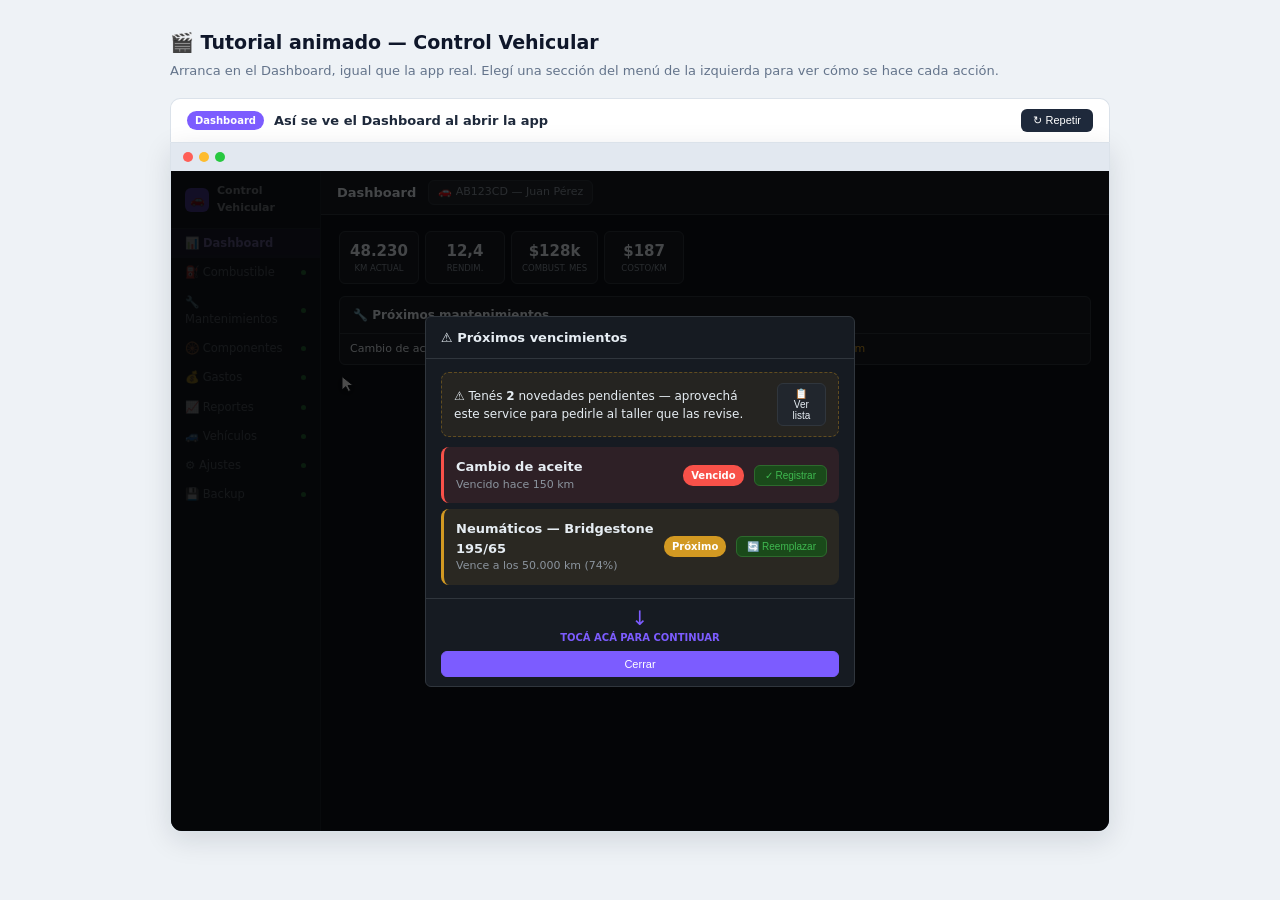
<file: tutorial.html>
<!DOCTYPE html>
<html lang="es">
<head>
<meta charset="UTF-8">
<title>Tutorial animado — Control Vehicular</title>
<style>
  *{box-sizing:border-box;margin:0;padding:0}
  :root{
    --primary:#7c5cff;--primary-dark:#5b3fd6;
    --bg:#0d1117;--surface:#161b22;--surface2:#21262d;
    --border:#30363d;--text:#e6edf3;--text2:#8b949e;--text3:#7d8590;
    --green:#3fb950;--amber:#d29922;--red:#f85149;--r:6px;
  }
  body{font-family:system-ui,-apple-system,sans-serif;background:#eef2f6;color:#0f172a;line-height:1.5;padding:28px 16px 60px}
  .wrap{max-width:940px;margin:0 auto}
  h1{font-size:19px;margin-bottom:4px}
  .sub{color:#64748b;font-size:13px;margin-bottom:18px}

  .caption-bar{background:#fff;border:1px solid #dbe2ea;border-bottom:none;border-radius:10px 10px 0 0;padding:10px 16px;display:flex;align-items:center;justify-content:space-between;gap:10px}
  .caption-bar .left{display:flex;align-items:center;gap:10px;min-width:0}
  .caption-bar .modulo-tag{font-size:10px;font-weight:700;color:#fff;background:var(--primary);padding:2px 8px;border-radius:10px;white-space:nowrap;flex-shrink:0}
  .caption-bar .txt{font-size:13px;color:#1e293b;font-weight:600;overflow:hidden;text-overflow:ellipsis;white-space:nowrap}
  .caption-bar .right{display:flex;align-items:center;gap:10px;flex-shrink:0}
  .caption-bar .cnt{font-size:11px;color:#94a3b8;white-space:nowrap}
  .btn-replay{padding:5px 12px;border-radius:6px;background:#1e293b;color:#fff;font-size:11px;border:none;cursor:pointer}
  .btn-replay:hover{background:#334155}

  .browser{border:1px solid #dbe2ea;border-radius:0 0 12px 12px;overflow:hidden;box-shadow:0 8px 28px rgba(15,23,42,.12)}
  .browser-chrome{background:#e2e8f0;padding:9px 12px;display:flex;align-items:center;gap:10px}
  .dots{display:flex;gap:6px;flex-shrink:0}
  .dots span{width:10px;height:10px;border-radius:50%;display:block}
  .dot-r{background:#ff5f57}.dot-y{background:#febc2e}.dot-g{background:#28c840}

  .appwrap{display:flex;height:660px;background:var(--bg);position:relative}
  .sidebar.disabled{pointer-events:none;opacity:.45}
  .sidebar{width:150px;background:var(--surface);border-right:1px solid var(--border);flex-shrink:0;display:flex;flex-direction:column;overflow-y:auto}
  .sidebar-logo{padding:12px 14px;border-bottom:1px solid var(--border);display:flex;align-items:center;gap:8px}
  .sidebar-logo-icon{width:24px;height:24px;background:var(--primary);border-radius:6px;display:flex;align-items:center;justify-content:center;font-size:12px;flex-shrink:0}
  .sidebar-logo-text{font-weight:700;font-size:11px;color:var(--text)}
  .sidebar a{display:flex;align-items:center;justify-content:space-between;gap:7px;padding:6px 14px;font-size:11.5px;color:var(--text2);cursor:pointer;text-decoration:none}
  .sidebar a:hover{background:var(--surface2);color:var(--text)}
  .sidebar a.on{background:rgba(124,92,255,.15);color:#b8a4ff;font-weight:600}
  .sidebar a .dot-listo{width:5px;height:5px;border-radius:50%;background:var(--green);flex-shrink:0}

  .main{flex:1;display:flex;flex-direction:column;min-width:0;position:relative}
  .app-topbar{background:var(--surface);border-bottom:1px solid var(--border);padding:9px 16px;display:flex;align-items:center;gap:12px;flex-shrink:0}
  .app-topbar .ptitle{font-weight:700;font-size:13px;color:var(--text)}
  .app-topbar .vsel{display:flex;align-items:center;gap:5px;font-size:11px;color:var(--text2);background:var(--surface2);border:1px solid var(--border);border-radius:6px;padding:3px 9px}
  .stage{flex:1;padding:16px 18px;overflow-y:auto;overflow-x:hidden;position:relative}

  .topbar{display:flex;justify-content:flex-end;gap:6px;margin-bottom:14px;flex-wrap:wrap}
  .btn{padding:6px 12px;border:1px solid var(--border);border-radius:var(--r);background:var(--surface2);color:var(--text);font-size:11px;cursor:default}
  .btn-p{background:var(--primary);color:#fff;border-color:var(--primary)}
  .btn-amber{border-color:var(--amber);color:var(--amber)}

  .card{background:var(--surface);border:1px solid var(--border);border-radius:var(--r);margin-bottom:10px}
  .ch{padding:9px 13px;border-bottom:1px solid var(--border);font-size:12px;font-weight:700;color:var(--text)}
  .card-body{padding:0}
  table{width:100%;border-collapse:collapse;font-size:11px;color:var(--text)}
  th{background:var(--surface2);padding:6px 10px;text-align:left;font-size:9px;font-weight:700;text-transform:uppercase;color:var(--text2);border-bottom:1px solid var(--border);white-space:nowrap}
  td{padding:7px 10px;border-bottom:1px solid var(--border);vertical-align:top}
  tr:last-child td{border-bottom:none}
  .fila-nueva,.card-nueva{opacity:0;transition:opacity .4s ease,transform .4s ease}
  .fila-nueva.show,.card-nueva.show{opacity:1}
  .card-nueva{transform:translateY(8px)}
  .card-nueva.show{transform:translateY(0)}

  .demo-stats{display:flex;gap:6px;flex-wrap:wrap;margin-bottom:12px}
  .demo-stat{background:var(--surface);border:1px solid var(--border);border-radius:6px;padding:8px 10px;min-width:80px;text-align:center}
  .demo-stat-n{font-size:15px;font-weight:700;color:var(--text)}
  .demo-stat-l{font-size:8.5px;color:var(--text2);text-transform:uppercase}

  .proy-grid{display:grid;grid-template-columns:repeat(auto-fill,minmax(190px,1fr));gap:10px}
  .proy-card{background:var(--surface);border:1px solid var(--border);border-radius:var(--r);padding:12px;position:relative}
  .proy-card-num{font-size:9px;color:var(--text3);font-family:monospace;margin-bottom:4px}
  .proy-card-title{font-weight:700;font-size:12px;margin-bottom:4px;color:var(--text)}
  .proy-card-obj{font-size:10px;color:var(--text2);margin-bottom:8px;line-height:1.4}
  .proy-card-footer{display:flex;align-items:center;justify-content:space-between;gap:8px}
  .proy-card-cat{font-size:9px;color:var(--text3)}

  .moverlay{position:absolute;inset:0;background:rgba(0,0,0,0);display:flex;align-items:center;justify-content:center;opacity:0;pointer-events:none;transition:background .25s ease,opacity .25s ease}
  .moverlay.show{background:rgba(0,0,0,.7);opacity:1;pointer-events:auto}
  .modal{background:var(--surface);border:1px solid var(--border);border-radius:var(--r);width:100%;max-width:340px;transform:scale(.92);transition:transform .25s ease}
  .modal.ancho{max-width:430px}
  .moverlay.show .modal{transform:scale(1)}
  .mhead{padding:11px 15px;border-bottom:1px solid var(--border);font-size:13px;font-weight:700;color:var(--text)}
  .mbody{padding:13px 15px}
  .mfoot{padding:9px 15px;border-top:1px solid var(--border);display:flex;justify-content:flex-end;gap:8px}
  .fg{display:flex;flex-direction:column;gap:4px;margin-bottom:9px}
  .fg label{font-size:9px;color:var(--text2);font-weight:600;text-transform:uppercase;letter-spacing:.04em}
  .fg .val{padding:6px 9px;border:1px solid var(--border);border-radius:var(--r);font-size:11px;background:var(--surface2);color:var(--text);min-height:15px}
  .fg .val.area{min-height:38px}
  .fg .val.selected{border-color:var(--primary)}
  .fgrid{display:grid;grid-template-columns:1fr 1fr;gap:0 8px}
  .caret{display:inline-block;width:1px;height:11px;background:var(--primary);vertical-align:middle;animation:blink 1s step-end infinite}
  @keyframes blink{50%{opacity:0}}

  .cursor{position:absolute;width:18px;height:18px;pointer-events:none;z-index:50;transition:left .55s cubic-bezier(.4,0,.2,1),top .55s cubic-bezier(.4,0,.2,1);filter:drop-shadow(0 2px 3px rgba(0,0,0,.5))}
  .cursor svg{width:100%;height:100%}
  .click-ripple{position:absolute;width:8px;height:8px;border-radius:50%;background:var(--primary);opacity:0;pointer-events:none;z-index:49}
  .click-ripple.go{animation:ripple .5s ease-out}
  @keyframes ripple{0%{opacity:.9;transform:scale(0)}100%{opacity:0;transform:scale(3.2)}}

  .placeholder{display:flex;align-items:center;justify-content:center;height:100%;flex-direction:column;gap:8px;color:var(--text3);font-size:12px;text-align:center;padding:20px}

  .phone-wrap{display:flex;justify-content:center;padding:6px 0}
  .phone{width:270px;background:var(--surface);border:8px solid #1c2128;border-radius:32px;overflow:hidden;box-shadow:0 8px 24px rgba(0,0,0,.3);position:relative}
  .phone-notch{background:#1c2128;height:20px;display:flex;align-items:center;justify-content:center}
  .phone-notch::before{content:'';width:56px;height:5px;background:#000;border-radius:4px}
  .home-screen{position:absolute;inset:0;background:linear-gradient(160deg,#2a2f45 0%,#1a1d2e 100%);z-index:40;padding:30px 16px 16px;transition:opacity .5s ease,transform .5s ease}
  .home-screen.oculta{opacity:0;transform:scale(1.08);pointer-events:none}
  .home-status{display:flex;justify-content:space-between;font-size:9px;color:#e2e8f0;margin-bottom:16px;opacity:.8}
  .home-clock{text-align:center;color:#fff;font-size:28px;font-weight:300;margin-bottom:2px}
  .home-date{text-align:center;color:#cbd5e1;font-size:10px;margin-bottom:20px;text-transform:capitalize}
  .home-grid{display:grid;grid-template-columns:repeat(4,1fr);gap:13px 8px}
  .home-app{display:flex;flex-direction:column;align-items:center;gap:4px}
  .home-app-icon{width:40px;height:40px;border-radius:11px;display:flex;align-items:center;justify-content:center;font-size:18px}
  .home-app-label{font-size:8px;color:#e2e8f0;text-align:center;line-height:1.2}
  .home-app.destacada .home-app-icon{box-shadow:0 0 0 2px rgba(124,92,255,.5)}
  .home-app-icon img{width:100%;height:100%;border-radius:11px;display:block}
  .vr-top{padding:11px 15px 8px;border-bottom:1px solid var(--border);background:var(--surface)}
  .vr-title{font-size:13px;font-weight:700;color:var(--text)}
  .vr-sub{font-size:9px;color:var(--text2);margin-top:2px}
  .vr-vsel{margin-top:8px;font-size:11px;color:var(--text2)}
  .vr-body{padding:10px 15px 12px;display:flex;flex-direction:column;gap:7px}
  .vr-gps{text-align:center;font-size:10px;color:var(--text2);padding:7px;background:var(--surface2);border:1px solid var(--border);border-radius:8px;transition:color .2s}
  .vr-gps.lista{color:var(--green)}
  .vr-fg label{font-size:8.5px;color:var(--text2);font-weight:600;text-transform:uppercase;letter-spacing:.04em;display:block;margin-bottom:3px}
  .vr-input{padding:8px 10px;border:1px solid var(--border);border-radius:8px;font-size:12px;background:var(--surface2);color:var(--text);min-height:14px}
  .vr-input.selected{border-color:var(--primary)}
  .vr-row{display:grid;grid-template-columns:1fr 1fr;gap:7px}
  .vr-switch{display:flex;align-items:center;justify-content:space-between;padding:8px 10px;background:var(--surface2);border:1px solid var(--border);border-radius:8px}
  .vr-switch label{font-size:10.5px;font-weight:600;color:var(--text)}
  .vr-switch-dot{width:32px;height:17px;background:var(--border);border-radius:9px;position:relative;transition:background .15s}
  .vr-switch-dot::after{content:'';width:13px;height:13px;background:#fff;border-radius:50%;position:absolute;top:2px;left:2px;transition:left .15s}
  .vr-switch-dot.on{background:var(--primary)}
  .vr-switch-dot.on::after{left:auto;right:2px}
  .vr-btn-main{padding:11px;border-radius:8px;background:var(--primary);color:#fff;font-size:12px;font-weight:700;text-align:center;margin-top:1px}
  .vr-footer{padding:7px 15px;background:var(--surface);border-top:1px solid var(--border);display:flex;gap:6px}
  .vr-footer div{flex:1;padding:7px;border-radius:8px;font-size:9.5px;font-weight:600;border:1px solid var(--border);background:var(--surface2);color:var(--text);text-align:center}
  .vr-confirm{background:rgba(63,185,80,.1);border:1px solid rgba(63,185,80,.3);border-radius:10px;padding:0;max-height:0;overflow:hidden;text-align:center;color:var(--green);font-size:11px;opacity:0;transition:all .4s ease}
  .vr-confirm.show{opacity:1;padding:11px;max-height:80px}
  .vr-confirm.show{opacity:1}
  .alerta-toast{position:absolute;left:12px;right:12px;bottom:64px;background:#1c2128;border:1px solid var(--amber);border-radius:10px;padding:10px 12px;font-size:10.5px;color:var(--text);opacity:0;transform:translateY(8px);transition:opacity .3s ease,transform .3s ease;z-index:60;box-shadow:0 6px 18px rgba(0,0,0,.35)}
  .alerta-toast.show{opacity:1;transform:translateY(0)}

  .accion-tabs{display:flex;gap:6px;margin-bottom:12px;flex-wrap:wrap}
  .accion-tab{padding:4px 11px;border-radius:12px;border:1px solid var(--border);background:var(--surface2);color:var(--text2);font-size:10.5px;cursor:pointer}
  .accion-tab:hover{color:var(--text)}
  .accion-tab.on{background:var(--primary);color:#fff;border-color:var(--primary)}
  .accion-tab.visto:not(.on){background:rgba(63,185,80,.13);color:var(--green);border-color:rgba(63,185,80,.35)}
  .accion-tab.on.visto{background:rgba(63,185,80,.18);color:var(--green);border:2px solid var(--primary)}
  .accion-tab.visto::before{content:'✓ '}
  .confirm-box{text-align:center;padding:6px}

  .senal-toca{display:flex;flex-direction:column;align-items:center;gap:2px;margin-bottom:6px;animation:rebote 1s ease-in-out infinite}
  .senal-toca .flecha{font-size:20px;color:var(--primary);line-height:1}
  .senal-toca .texto{font-size:10px;color:var(--primary);font-weight:700}
  @keyframes rebote{0%,100%{transform:translateY(0)}50%{transform:translateY(6px)}}
  #btn-cerrar-vencimientos-inicial{animation:pulso-glow 1.6s ease-in-out infinite}
  @keyframes pulso-glow{0%,100%{box-shadow:0 0 0 0 rgba(124,92,255,.55)}50%{box-shadow:0 0 0 8px rgba(124,92,255,0)}}
  .confirm-box p{font-size:12px;color:var(--text);margin-bottom:14px;line-height:1.5}
</style>
</head>
<body>
<div class="wrap">
  <h1>🎬 Tutorial animado — Control Vehicular</h1>
  <div class="sub">Arranca en el Dashboard, igual que la app real. Elegí una sección del menú de la izquierda para ver cómo se hace cada acción.</div>

  <div class="caption-bar">
    <div class="left"><span class="modulo-tag" id="modulo-tag">Dashboard</span><span class="txt" id="caption-text">Así se ve el Dashboard al abrir la app</span></div>
    <div class="right"><span class="cnt" id="step-counter"></span><button class="btn-replay" id="btn-replay">↻ Repetir</button></div>
  </div>

  <div class="browser">
    <div class="browser-chrome"><div class="dots"><span class="dot-r"></span><span class="dot-y"></span><span class="dot-g"></span></div></div>
    <div class="appwrap">
      <div class="sidebar" id="sidebar">
        <div class="sidebar-logo"><div class="sidebar-logo-icon">🚗</div><div class="sidebar-logo-text">Control Vehicular</div></div>
        <a data-nav="dashboard" class="on">📊 Dashboard</a>
        <a data-nav="combustible">⛽ Combustible<span class="dot-listo"></span></a>
        <a data-nav="mantenimientos">🔧️ Mantenimientos<span class="dot-listo"></span></a>
        <a data-nav="componentes">🛞 Componentes<span class="dot-listo"></span></a>
        <a data-nav="gastos">💰 Gastos<span class="dot-listo"></span></a>
        <a data-nav="reportes">📈 Reportes<span class="dot-listo"></span></a>
        <a data-nav="vehiculos">🚙 Vehículos<span class="dot-listo"></span></a>
        <a data-nav="ajustes">⚙️ Ajustes<span class="dot-listo"></span></a>
        <a data-nav="backup">💾 Backup<span class="dot-listo"></span></a>
      </div>
      <div class="main">
        <div class="app-topbar">
          <div class="ptitle" id="app-ptitle">Dashboard</div>
          <div class="vsel">🚗 AB123CD — Juan Pérez</div>
        </div>
        <div class="stage" id="stage"></div>
      </div>
      <div class="moverlay show" id="modal-vencimientos-inicial" style="position:absolute;z-index:100">
        <div class="modal ancho">
          <div class="mhead">⚠️ Próximos vencimientos</div>
          <div class="mbody">
            <div style="display:flex;align-items:center;justify-content:space-between;gap:10px;padding:10px 12px;border-radius:8px;margin-bottom:10px;background:rgba(210,153,34,.08);border:1px dashed rgba(210,153,34,.35)">
              <div style="font-size:12px;color:#e6edf3">⚠️ Tenés <b>2</b> novedades pendientes — aprovechá este service para pedirle al taller que las revise.</div>
              <button class="btn" style="font-size:10px;padding:4px 10px">📋 Ver lista</button>
            </div>
            <div style="display:flex;align-items:center;gap:10px;padding:10px 12px;border-radius:8px;margin-bottom:6px;background:rgba(248,81,73,.1);border-left:3px solid #f85149">
              <div style="flex:1;min-width:0">
                <div style="font-size:13px;font-weight:700;color:#e6edf3">Cambio de aceite</div>
                <div style="font-size:11px;color:#8b949e">Vencido hace 150 km</div>
              </div>
              <span style="font-size:10px;font-weight:700;color:#fff;background:#f85149;padding:3px 8px;border-radius:10px;white-space:nowrap">Vencido</span>
              <button class="btn" style="font-size:10px;padding:4px 10px;background:#1a4a1a;color:#3fb950;border-color:#2d6a2d">✓ Registrar</button>
            </div>
            <div style="display:flex;align-items:center;gap:10px;padding:10px 12px;border-radius:8px;margin-bottom:0;background:rgba(210,153,34,.1);border-left:3px solid #d29922">
              <div style="flex:1;min-width:0">
                <div style="font-size:13px;font-weight:700;color:#e6edf3">Neumáticos — Bridgestone 195/65</div>
                <div style="font-size:11px;color:#8b949e">Vence a los 50.000 km (74%)</div>
              </div>
              <span style="font-size:10px;font-weight:700;color:#fff;background:#d29922;padding:3px 8px;border-radius:10px;white-space:nowrap">Próximo</span>
              <button class="btn" style="font-size:10px;padding:4px 10px;background:#1a4a1a;color:#3fb950;border-color:#2d6a2d">🔄 Reemplazar</button>
            </div>
          </div>
          <div class="mfoot" style="flex-direction:column;gap:0">
            <div class="senal-toca"><span class="flecha">↓</span><span class="texto">TOCÁ ACÁ PARA CONTINUAR</span></div>
            <button class="btn btn-p" id="btn-cerrar-vencimientos-inicial" style="width:100%">Cerrar</button>
          </div>
        </div>
      </div>
    </div>
  </div>
</div>

<script>
const VELOCIDAD = 1.25;
function ms(base){ return Math.round(base * VELOCIDAD); }
function sleep(t){ return new Promise(r => setTimeout(r, ms(t))); }

const stage = document.getElementById('stage');
const captionTxt = document.getElementById('caption-text');
const stepCounter = document.getElementById('step-counter');
const moduloTag = document.getElementById('modulo-tag');
const appPtitle = document.getElementById('app-ptitle');
const btnReplay = document.getElementById('btn-replay');

function q(role){ return stage.querySelector(`[data-role="${role}"]`); }
function posDeElemento(el){
  const r = el.getBoundingClientRect();
  const s = stage.getBoundingClientRect();
  return { x: r.left - s.left + r.width/2, y: r.top - s.top + r.height/2 };
}
async function moverCursorA(role, offsetX=0, offsetY=0){
  const cursor = q('cursor');
  const el = q(role);
  const p = posDeElemento(el);
  cursor.style.left = (p.x - 2 + offsetX) + 'px';
  cursor.style.top = (p.y - 2 + offsetY) + 'px';
  await sleep(600);
}
async function click(role){
  const el = q(role);
  const p = posDeElemento(el);
  const ripple = document.createElement('div');
  ripple.className = 'click-ripple';
  ripple.style.left = (p.x - 4) + 'px';
  ripple.style.top = (p.y - 4) + 'px';
  stage.appendChild(ripple);
  requestAnimationFrame(() => ripple.classList.add('go'));
  await sleep(120);
  setTimeout(() => ripple.remove(), ms(500));
}
async function escribir(role, texto, conCaret=true){
  const el = q(role);
  el.classList.add('selected');
  el.innerHTML = '';
  for(let i=1; i<=texto.length; i++){
    el.innerHTML = texto.slice(0,i) + (conCaret ? '<span class="caret"></span>' : '');
    await sleep(38);
  }
  el.innerHTML = texto;
  await sleep(200);
  el.classList.remove('selected');
}
async function seleccionar(role, texto){
  const el = q(role);
  el.classList.add('selected');
  await sleep(150);
  el.textContent = texto;
  await sleep(250);
  el.classList.remove('selected');
}
async function decirPaso(texto, n, total){
  captionTxt.textContent = texto;
  stepCounter.textContent = n ? `Paso ${n} de ${total}` : '';
  await sleep(150);
}
function overlay(mostrar){ q('overlay').classList.toggle('show', mostrar); }

const cursorSvg = `<div class="cursor" data-role="cursor"><svg viewBox="0 0 24 24"><path d="M4 2 L4 20 L9 15.5 L12.5 22 L15.5 20.5 L12 14 L19 14 Z" fill="white" stroke="#0d1117" stroke-width="1.3"/></svg></div>`;

const modulos = {
  dashboard: {
    tag: 'Dashboard', autoplay: false,
    html: `
      <div class="demo-stats">
        <div class="demo-stat"><div class="demo-stat-n">48.230</div><div class="demo-stat-l">Km actual</div></div>
        <div class="demo-stat"><div class="demo-stat-n">12,4</div><div class="demo-stat-l">Rendim.</div></div>
        <div class="demo-stat"><div class="demo-stat-n">$128k</div><div class="demo-stat-l">Combust. mes</div></div>
        <div class="demo-stat"><div class="demo-stat-n">$187</div><div class="demo-stat-l">Costo/km</div></div>
      </div>
      <div class="card">
        <div class="ch">🔧️ Próximos mantenimientos</div>
        <div class="card-body">
          <table><tbody>
            <tr><td>Cambio de aceite</td><td style="color:#d29922">1.770 km</td></tr>
          </tbody></table>
        </div>
      </div>
      ${cursorSvg}
    `,
    async play(){ await decirPaso('Así se ve el Dashboard al abrir la app', 0, 0); }
  },

  vehiculos: {
    tag: 'Vehículos',
    acciones: [
      {
        key: 'nuevo', label: 'Dar de alta',
        html: `
      <div class="topbar"><button class="btn btn-p" data-role="btn-nuevo">+ Nuevo vehículo</button></div>
      <div class="proy-grid" data-role="grid">
        <div class="proy-card">
          <div class="proy-card-num">Auto</div>
          <div class="proy-card-title">AB123CD</div>
          <div class="proy-card-obj">👤 Juan Pérez<br>Toyota Corolla · 2021<br>Km actual: 48.230</div>
          <div class="proy-card-footer"><span class="proy-card-cat">✅ Activo</span></div>
        </div>
      </div>
      <div class="moverlay" data-role="overlay">
        <div class="modal ancho">
          <div class="mhead">🚙 Nuevo vehículo</div>
          <div class="mbody">
            <div class="fg"><label>Matrícula</label><div class="val" data-role="f-nombre"></div></div>
            <div class="fg"><label>Propietario</label><div class="val" data-role="f-propietario"></div></div>
            <div class="fgrid">
              <div class="fg"><label>Tipo</label><div class="val" data-role="f-tipo"></div></div>
              <div class="fg"><label>Año</label><div class="val" data-role="f-anio"></div></div>
            </div>
            <div class="fgrid">
              <div class="fg"><label>Marca</label><div class="val" data-role="f-marca"></div></div>
              <div class="fg"><label>Modelo</label><div class="val" data-role="f-modelo"></div></div>
            </div>
            <div class="fg"><label>Kilometraje actual del odómetro</label><div class="val" data-role="f-km"></div></div>
          </div>
          <div class="mfoot"><button class="btn" data-role="btn-cancelar">Cancelar</button><button class="btn btn-p" data-role="btn-guardar">Guardar</button></div>
        </div>
      </div>
      ${cursorSvg}
        `,
        async play(){
          const total = 8;
          await decirPaso('Tocá "+ Nuevo vehículo" arriba a la derecha', 1, total);
          await moverCursorA('btn-nuevo'); await click('btn-nuevo'); overlay(true); await sleep(400);
          await decirPaso('Escribís la matrícula (se pone en mayúsculas sola)', 2, total);
          await moverCursorA('f-nombre'); await escribir('f-nombre', 'AC456EF');
          await decirPaso('Nombre del propietario', 3, total);
          await moverCursorA('f-propietario'); await escribir('f-propietario', 'María Gómez');
          await decirPaso('Elegís el tipo: Auto o Moto', 4, total);
          await moverCursorA('f-tipo'); await click('f-tipo'); await seleccionar('f-tipo', 'Auto');
          await decirPaso('Año, marca y modelo', 5, total);
          await moverCursorA('f-anio'); await escribir('f-anio', '2023', false);
          await moverCursorA('f-marca'); await escribir('f-marca', 'Volkswagen');
          await moverCursorA('f-modelo'); await escribir('f-modelo', 'Gol Trend');
          await decirPaso('Kilometraje actual del odómetro', 6, total);
          await moverCursorA('f-km'); await escribir('f-km', '12.500', false);
          await decirPaso('Tocás Guardar', 7, total);
          await moverCursorA('btn-guardar'); await click('btn-guardar'); overlay(false); await sleep(300);
          await decirPaso('Listo — el vehículo ya aparece en la lista', 8, total);
          const grid = q('grid');
          const card = document.createElement('div');
          card.className = 'proy-card card-nueva';
          card.innerHTML = `<div class="proy-card-num">Auto</div><div class="proy-card-title">AC456EF</div><div class="proy-card-obj">👤 María Gómez<br>Volkswagen Gol Trend · 2023<br>Km actual: 12.500</div><div class="proy-card-footer"><span class="proy-card-cat"></span></div>`;
          grid.appendChild(card);
          requestAnimationFrame(() => card.classList.add('show'));
          await sleep(600);
        }
      },
      {
        key: 'editar', label: 'Editar',
        html: `
      <div class="proy-grid" data-role="grid">
        <div class="proy-card">
          <div class="proy-card-num">Auto</div>
          <div class="proy-card-title">AB123CD</div>
          <div class="proy-card-obj" data-role="obj">👤 Juan Pérez<br>Toyota Corolla · 2021<br>Km actual: 48.230</div>
          <div class="proy-card-footer">
            <span class="proy-card-cat">✅ Activo</span>
            <span><button class="btn" style="font-size:10px;padding:3px 8px" data-role="btn-editar">✎</button></span>
          </div>
        </div>
      </div>
      <div class="moverlay" data-role="overlay">
        <div class="modal ancho">
          <div class="mhead">✎ Editar vehículo</div>
          <div class="mbody">
            <div class="fg"><label>Matrícula</label><div class="val" data-role="f-nombre">AB123CD</div></div>
            <div class="fg"><label>Propietario</label><div class="val" data-role="f-propietario">Juan Pérez</div></div>
            <div class="fgrid">
              <div class="fg"><label>Tipo</label><div class="val" data-role="f-tipo">Auto</div></div>
              <div class="fg"><label>Año</label><div class="val" data-role="f-anio">2021</div></div>
            </div>
            <div class="fgrid">
              <div class="fg"><label>Marca</label><div class="val" data-role="f-marca">Toyota</div></div>
              <div class="fg"><label>Modelo</label><div class="val" data-role="f-modelo">Corolla</div></div>
            </div>
          </div>
          <div class="mfoot"><button class="btn" data-role="btn-cancelar">Cancelar</button><button class="btn btn-p" data-role="btn-guardar">Guardar</button></div>
        </div>
      </div>
      ${cursorSvg}
        `,
        async play(){
          const total = 4;
          await decirPaso('Tocás ✎ en la card del vehículo', 1, total);
          await moverCursorA('btn-editar'); await click('btn-editar'); overlay(true); await sleep(400);
          await decirPaso('Se abre con todos los datos ya cargados', 2, total);
          await moverCursorA('f-propietario');
          await decirPaso('Corregís lo que haga falta — acá el propietario', 3, total);
          await escribir('f-propietario', 'Juan Carlos Pérez');
          await decirPaso('Tocás Guardar', 4, total);
          await moverCursorA('btn-guardar'); await click('btn-guardar'); overlay(false); await sleep(300);
          const obj = q('obj');
          obj.innerHTML = '👤 Juan Carlos Pérez<br>Toyota Corolla · 2021<br>Km actual: 48.230';
          await sleep(500);
        }
      },
      {
        key: 'eliminar', label: 'Eliminar',
        html: `
      <div class="proy-grid" data-role="grid">
        <div class="proy-card">
          <div class="proy-card-num">Auto</div>
          <div class="proy-card-title">AB123CD</div>
          <div class="proy-card-obj">👤 Juan Pérez<br>Toyota Corolla · 2021<br>Km actual: 48.230</div>
          <div class="proy-card-footer"><span class="proy-card-cat">✅ Activo</span></div>
        </div>
        <div class="proy-card" data-role="target">
          <div class="proy-card-num">Moto</div>
          <div class="proy-card-title">125ABC</div>
          <div class="proy-card-obj">Honda Wave · 2019<br>Km actual: 22.100</div>
          <div class="proy-card-footer">
            <span class="proy-card-cat"></span>
            <span><button class="btn" style="font-size:10px;padding:3px 8px;background:#4a1a1a;color:#f85149;border-color:#6a2d2d" data-role="btn-eliminar">✕</button></span>
          </div>
        </div>
      </div>
      <div class="moverlay" data-role="overlay">
        <div class="modal">
          <div class="mbody confirm-box">
            <p>¿Eliminar este vehículo y TODOS sus datos asociados (cargas, mantenimientos, componentes, gastos)?<br><b>Esta acción no se puede deshacer.</b></p>
          </div>
          <div class="mfoot"><button class="btn" data-role="btn-cancelar">Cancelar</button><button class="btn" style="background:#4a1a1a;color:#f85149;border-color:#6a2d2d" data-role="btn-guardar">Eliminar</button></div>
        </div>
      </div>
      ${cursorSvg}
        `,
        async play(){
          const total = 3;
          await decirPaso('Tocás ✕ en la card del vehículo que querés borrar', 1, total);
          await moverCursorA('btn-eliminar'); await click('btn-eliminar'); overlay(true); await sleep(400);
          await decirPaso('Te avisa que se borra TODO el historial asociado', 2, total);
          await moverCursorA('btn-guardar');
          await decirPaso('Confirmás', 3, total);
          await click('btn-guardar'); overlay(false); await sleep(200);
          const target = q('target');
          target.style.transition = 'opacity .4s ease';
          target.style.opacity = '0';
          await sleep(400);
          target.remove();
        }
      }
    ]
  },

  mantenimientos: {
    tag: 'Mantenimientos',
    acciones: [
      {
        key: 'nuevo', label: 'Programar',
        html: `
      <div class="topbar">
        <button class="btn btn-amber" data-role="btn-novedad">+ Novedad</button>
        <button class="btn" data-role="btn-demanda">+ A demanda</button>
        <button class="btn btn-p" data-role="btn-nuevo">+ Programar servicio</button>
      </div>
      <div class="card">
        <div class="ch">🔧️ Servicios programados</div>
        <div class="card-body">
          <table>
            <thead><tr><th>Servicio</th><th>Intervalo</th><th>Último realizado</th><th>Próximo km</th><th></th></tr></thead>
            <tbody data-role="tbody">
              <tr>
                <td>Rotación de neumáticos</td><td>cada 10.000 km</td><td>38.100 · 02/05/2026</td><td>48.100</td>
                <td style="white-space:nowrap"><span style="font-size:10px;color:#7d8590">Faltan 130 km</span></td>
              </tr>
            </tbody>
          </table>
        </div>
      </div>
      <div class="moverlay" data-role="overlay">
        <div class="modal">
          <div class="mhead">🔧️ Programar servicio</div>
          <div class="mbody">
            <div class="fg"><label>Nombre del servicio</label><div class="val" data-role="f-nombre"></div></div>
            <div class="fg"><label>Intervalo (cada cuántos km)</label><div class="val" data-role="f-intervalo"></div></div>
            <div class="fg"><label>Notas</label><div class="val area" data-role="f-notas"></div></div>
          </div>
          <div class="mfoot"><button class="btn" data-role="btn-cancelar">Cancelar</button><button class="btn btn-p" data-role="btn-guardar">Guardar</button></div>
        </div>
      </div>
      ${cursorSvg}
        `,
        async play(){
          const total = 6;
          await decirPaso('Tocá "+ Programar servicio" arriba a la derecha', 1, total);
          await moverCursorA('btn-nuevo'); await click('btn-nuevo'); overlay(true); await sleep(400);
          await decirPaso('Nombre del servicio', 2, total);
          await moverCursorA('f-nombre'); await escribir('f-nombre', 'Cambio de aceite');
          await decirPaso('Cada cuántos km se repite', 3, total);
          await moverCursorA('f-intervalo'); await escribir('f-intervalo', '10.000', false);
          await decirPaso('Notas, opcional', 4, total);
          await moverCursorA('f-notas'); await escribir('f-notas', 'Usar aceite 5W30 sintético');
          await decirPaso('Tocás Guardar', 5, total);
          await moverCursorA('btn-guardar'); await click('btn-guardar'); overlay(false); await sleep(300);
          await decirPaso('Listo — ya aparece en Servicios programados', 6, total);
          const tbody = q('tbody');
          const fila = document.createElement('tr');
          fila.className = 'fila-nueva';
          fila.innerHTML = `<td>Cambio de aceite<div style="font-size:10px;color:#7d8590">Usar aceite 5W30 sintético</div></td><td>cada 10.000 km</td><td>—</td><td>58.100</td><td style="white-space:nowrap"><span style="font-size:10px;color:#7d8590">Faltan 10.000 km</span></td>`;
          tbody.appendChild(fila);
          requestAnimationFrame(() => fila.classList.add('show'));
          await sleep(600);
        }
      },
      {
        key: 'vencido', label: 'Registrar vencido',
        html: `
      <div class="card">
        <div class="ch">🔧️ Servicios programados</div>
        <div class="card-body">
          <table>
            <thead><tr><th>Servicio</th><th>Intervalo</th><th>Último realizado</th><th>Próximo km</th><th></th></tr></thead>
            <tbody data-role="tbody">
              <tr data-role="fila">
                <td>Cambio de aceite</td><td>cada 10.000 km</td><td>38.100 · 12/03/2026</td><td style="color:#f85149">48.100 ⚠️</td>
                <td style="white-space:nowrap"><button class="btn btn-sm" style="background:#1a4a1a;color:#3fb950;border-color:#2d6a2d" data-role="btn-registrar">✓ Registrar</button></td>
              </tr>
            </tbody>
          </table>
        </div>
      </div>
      <div class="moverlay" data-role="overlay">
        <div class="modal">
          <div class="mhead">✓ Registrar: Cambio de aceite</div>
          <div class="mbody">
            <div class="fgrid">
              <div class="fg"><label>Kilometraje</label><div class="val" data-role="f-km"></div></div>
              <div class="fg"><label>Fecha de realización</label><div class="val" data-role="f-fecha"></div></div>
            </div>
            <div class="fg"><label>Costo</label><div class="val" data-role="f-costo"></div></div>
            <div class="fg"><label>Notas</label><div class="val area" data-role="f-notas"></div></div>
          </div>
          <div class="mfoot"><button class="btn" data-role="btn-cancelar">Cancelar</button><button class="btn btn-p" data-role="btn-guardar">Guardar</button></div>
        </div>
      </div>
      ${cursorSvg}
        `,
        async play(){
          const total = 5;
          await decirPaso('Cuando se vence, aparece el botón "✓ Registrar" en la fila', 1, total);
          await moverCursorA('btn-registrar'); await click('btn-registrar'); overlay(true); await sleep(400);
          await decirPaso('Kilometraje y fecha en que lo hiciste', 2, total);
          await moverCursorA('f-km'); await escribir('f-km', '48.230', false);
          await moverCursorA('f-fecha'); await escribir('f-fecha', '21/08/2026', false);
          await decirPaso('Costo del service', 3, total);
          await moverCursorA('f-costo'); await escribir('f-costo', '$32.000', false);
          await decirPaso('Tocás Guardar', 4, total);
          await moverCursorA('btn-guardar'); await click('btn-guardar'); overlay(false); await sleep(300);
          await decirPaso('Listo — se recalcula el próximo vencimiento solo', 5, total);
          const fila = q('fila');
          fila.innerHTML = `<td>Cambio de aceite</td><td>cada 10.000 km</td><td>48.230 · 21/08/2026</td><td>58.230</td><td style="white-space:nowrap"><span style="font-size:10px;color:#7d8590">Faltan 10.000 km</span></td>`;
          await sleep(500);
        }
      },
      {
        key: 'editar', label: 'Editar',
        html: `
      <div class="card">
        <div class="ch">🔧️ Servicios programados</div>
        <div class="card-body">
          <table>
            <thead><tr><th>Servicio</th><th>Intervalo</th><th>Próximo km</th><th></th></tr></thead>
            <tbody data-role="tbody">
              <tr data-role="fila">
                <td data-role="celda-nombre">Rotación de neumáticos<div style="font-size:10px;color:#7d8590" data-role="celda-notas"></div></td>
                <td data-role="celda-intervalo">cada 10.000 km</td><td>48.100</td>
                <td style="white-space:nowrap"><button class="btn" style="font-size:10px;padding:3px 8px" data-role="btn-editar">✎</button></td>
              </tr>
            </tbody>
          </table>
        </div>
      </div>
      <div class="moverlay" data-role="overlay">
        <div class="modal">
          <div class="mhead">✎ Editar servicio</div>
          <div class="mbody">
            <div class="fg"><label>Nombre del servicio</label><div class="val" data-role="f-nombre">Rotación de neumáticos</div></div>
            <div class="fg"><label>Intervalo (km)</label><div class="val" data-role="f-intervalo">10.000</div></div>
            <div class="fg"><label>Notas</label><div class="val area" data-role="f-notas"></div></div>
          </div>
          <div class="mfoot"><button class="btn" data-role="btn-cancelar">Cancelar</button><button class="btn btn-p" data-role="btn-guardar">Guardar</button></div>
        </div>
      </div>
      ${cursorSvg}
        `,
        async play(){
          const total = 4;
          await decirPaso('Tocás ✎ en la fila del servicio', 1, total);
          await moverCursorA('btn-editar'); await click('btn-editar'); overlay(true); await sleep(400);
          await decirPaso('Se abre con los datos ya cargados', 2, total);
          await moverCursorA('f-intervalo');
          await decirPaso('Corregís lo que haga falta — acá el intervalo', 3, total);
          await escribir('f-intervalo', '8.000', false);
          await decirPaso('Tocás Guardar', 4, total);
          await moverCursorA('btn-guardar'); await click('btn-guardar'); overlay(false); await sleep(300);
          q('celda-intervalo').textContent = 'cada 8.000 km';
          await sleep(500);
        }
      },
      {
        key: 'eliminar', label: 'Eliminar',
        html: `
      <div class="card">
        <div class="ch">🔧️ Servicios programados</div>
        <div class="card-body">
          <table>
            <thead><tr><th>Servicio</th><th>Intervalo</th><th>Próximo km</th><th></th></tr></thead>
            <tbody data-role="tbody">
              <tr data-role="fila">
                <td>Alineación y balanceo</td><td>cada 15.000 km</td><td>60.000</td>
                <td style="white-space:nowrap"><button class="btn" style="font-size:10px;padding:3px 8px;background:#4a1a1a;color:#f85149;border-color:#6a2d2d" data-role="btn-eliminar">✕</button></td>
              </tr>
            </tbody>
          </table>
        </div>
      </div>
      <div class="moverlay" data-role="overlay">
        <div class="modal">
          <div class="mbody confirm-box">
            <p>¿Eliminar este mantenimiento programado y su historial de realizaciones?</p>
          </div>
          <div class="mfoot"><button class="btn" data-role="btn-cancelar">Cancelar</button><button class="btn" style="background:#4a1a1a;color:#f85149;border-color:#6a2d2d" data-role="btn-guardar">Eliminar</button></div>
        </div>
      </div>
      ${cursorSvg}
        `,
        async play(){
          const total = 3;
          await decirPaso('Tocás ✕ en la fila del servicio', 1, total);
          await moverCursorA('btn-eliminar'); await click('btn-eliminar'); overlay(true); await sleep(400);
          await decirPaso('Te avisa que se borra también el historial de realizaciones', 2, total);
          await moverCursorA('btn-guardar');
          await decirPaso('Confirmás', 3, total);
          await click('btn-guardar'); overlay(false); await sleep(200);
          const fila = q('fila');
          fila.style.transition = 'opacity .4s ease';
          fila.style.opacity = '0';
          await sleep(400);
          fila.remove();
        }
      },
      {
        key: 'novedad-reportar', label: 'Reportar novedad',
        html: `
      <div class="topbar">
        <button class="btn btn-amber" data-role="btn-novedad">+ Novedad</button>
        <button class="btn" data-role="btn-demanda">+ A demanda</button>
        <button class="btn btn-p" data-role="btn-programar">+ Programar servicio</button>
      </div>
      <div class="card">
        <div class="ch">⚠️ Novedades pendientes<span style="font-size:10px;color:#8b949e;font-weight:400">(0)</span></div>
        <div class="card-body" style="padding:12px" data-role="lista">
          <p style="font-size:11px;color:#7d8590">Sin novedades pendientes.</p>
        </div>
      </div>
      <div class="moverlay" data-role="overlay">
        <div class="modal">
          <div class="mhead">⚠️ Nueva novedad</div>
          <div class="mbody">
            <div class="fg"><label>Descripción</label><div class="val area" data-role="f-desc"></div></div>
            <div class="fgrid">
              <div class="fg"><label>Fecha ocurrencia</label><div class="val" data-role="f-fecha"></div></div>
              <div class="fg"><label>Km ocurrencia</label><div class="val" data-role="f-km"></div></div>
            </div>
            <div class="fg"><label>Gravedad</label><div class="val" data-role="f-gravedad">Media</div></div>
          </div>
          <div class="mfoot"><button class="btn" data-role="btn-cancelar">Cancelar</button><button class="btn btn-p" data-role="btn-guardar">Guardar</button></div>
        </div>
      </div>
      ${cursorSvg}
        `,
        async play(){
          const total = 5;
          await decirPaso('Tocás "+ Novedad" arriba a la derecha', 1, total);
          await moverCursorA('btn-novedad'); await click('btn-novedad'); overlay(true); await sleep(400);
          await decirPaso('Describís lo que notaste', 2, total);
          await moverCursorA('f-desc'); await escribir('f-desc', 'Ruido metálico en tren delantero al frenar');
          await decirPaso('Fecha y km en que lo notaste', 3, total);
          await moverCursorA('f-fecha'); await escribir('f-fecha', '21/08/2026', false);
          await moverCursorA('f-km'); await escribir('f-km', '48.230', false);
          await decirPaso('Elegís la gravedad', 4, total);
          await moverCursorA('f-gravedad'); await click('f-gravedad'); await seleccionar('f-gravedad', 'Alta');
          await decirPaso('Tocás Guardar', 5, total);
          await moverCursorA('btn-guardar'); await click('btn-guardar'); overlay(false); await sleep(300);
          const lista = q('lista');
          lista.innerHTML = `<div class="card-nueva" style="display:flex;align-items:center;gap:8px;justify-content:space-between"><span style="font-size:11px;color:#e6edf3">Ruido metálico en tren delantero al frenar</span><span class="demo-pill" style="background:rgba(248,81,73,.12);color:#f85149;border:1px solid rgba(248,81,73,.25);font-size:9px;padding:2px 7px;border-radius:10px">Alta</span></div>`;
          requestAnimationFrame(() => lista.querySelector('.card-nueva').classList.add('show'));
          await sleep(600);
        }
      },
      {
        key: 'novedad-resolver', label: 'Resolver novedad',
        html: `
      <div class="card">
        <div class="ch">⚠️ Novedades pendientes<span style="font-size:10px;color:#8b949e;font-weight:400">(1)</span></div>
        <div class="card-body" style="padding:12px" data-role="lista">
          <div style="display:flex;align-items:center;gap:8px;justify-content:space-between" data-role="item">
            <span style="font-size:11px;color:#e6edf3">Pierde un poco de aceite</span>
            <button class="btn" style="font-size:10px;padding:3px 8px;background:#1a4a1a;color:#3fb950;border-color:#2d6a2d" data-role="btn-resolver">✓ Resolver</button>
          </div>
        </div>
      </div>
      <div class="moverlay" data-role="overlay">
        <div class="modal">
          <div class="mhead">✓ Resolver novedad</div>
          <div class="mbody">
            <p style="font-size:11px;color:#8b949e;margin-bottom:10px">Pierde un poco de aceite</p>
            <div class="fgrid">
              <div class="fg"><label>Fecha solución</label><div class="val" data-role="f-fecha"></div></div>
              <div class="fg"><label>Km solución</label><div class="val" data-role="f-km"></div></div>
            </div>
            <div class="fg"><label>Costo</label><div class="val" data-role="f-costo"></div></div>
            <div class="fg"><label>Notas</label><div class="val area" data-role="f-notas"></div></div>
          </div>
          <div class="mfoot"><button class="btn" data-role="btn-cancelar">Cancelar</button><button class="btn btn-p" data-role="btn-guardar">Guardar</button></div>
        </div>
      </div>
      ${cursorSvg}
        `,
        async play(){
          const total = 5;
          await decirPaso('Tocás "✓ Resolver" en la novedad ya arreglada', 1, total);
          await moverCursorA('btn-resolver'); await click('btn-resolver'); overlay(true); await sleep(400);
          await decirPaso('Fecha y km en que la solucionaste', 2, total);
          await moverCursorA('f-fecha'); await escribir('f-fecha', '21/08/2026', false);
          await moverCursorA('f-km'); await escribir('f-km', '48.230', false);
          await decirPaso('Costo de la reparación', 3, total);
          await moverCursorA('f-costo'); await escribir('f-costo', '$18.000', false);
          await decirPaso('Se agrega sola al historial de mantenimientos y al $/km', 4, total);
          await moverCursorA('btn-guardar');
          await decirPaso('Tocás Guardar', 5, total);
          await click('btn-guardar'); overlay(false); await sleep(300);
          const item = q('item');
          item.style.transition = 'opacity .4s ease';
          item.style.opacity = '0';
          await sleep(400);
          item.remove();
        }
      },
      {
        key: 'novedad-editar', label: 'Editar novedad',
        html: `
      <div class="card">
        <div class="ch">⚠️ Novedades pendientes<span style="font-size:10px;color:#8b949e;font-weight:400">(1)</span></div>
        <div class="card-body" style="padding:12px" data-role="lista">
          <div style="display:flex;align-items:center;gap:8px;justify-content:space-between">
            <span style="font-size:11px;color:#e6edf3" data-role="texto">Ruido raro</span>
            <button class="btn" style="font-size:10px;padding:3px 8px" data-role="btn-editar">✎</button>
          </div>
        </div>
      </div>
      <div class="moverlay" data-role="overlay">
        <div class="modal">
          <div class="mhead">✎ Editar novedad</div>
          <div class="mbody">
            <div class="fg"><label>Descripción</label><div class="val area" data-role="f-desc">Ruido raro</div></div>
            <div class="fg"><label>Gravedad</label><div class="val" data-role="f-gravedad">Media</div></div>
          </div>
          <div class="mfoot"><button class="btn" data-role="btn-cancelar">Cancelar</button><button class="btn btn-p" data-role="btn-guardar">Guardar</button></div>
        </div>
      </div>
      ${cursorSvg}
        `,
        async play(){
          const total = 4;
          await decirPaso('Tocás ✎ para completar o corregir la descripción', 1, total);
          await moverCursorA('btn-editar'); await click('btn-editar'); overlay(true); await sleep(400);
          await decirPaso('Corregís o ampliás la descripción', 2, total);
          await moverCursorA('f-desc'); await escribir('f-desc', 'Ruido metálico en rueda delantera derecha al girar');
          await decirPaso('Y la gravedad si hace falta', 3, total);
          await moverCursorA('f-gravedad'); await click('f-gravedad'); await seleccionar('f-gravedad', 'Alta');
          await decirPaso('Tocás Guardar', 4, total);
          await moverCursorA('btn-guardar'); await click('btn-guardar'); overlay(false); await sleep(300);
          q('texto').textContent = 'Ruido metálico en rueda delantera derecha al girar';
          await sleep(500);
        }
      },
      {
        key: 'novedad-eliminar', label: 'Eliminar novedad',
        html: `
      <div class="card">
        <div class="ch">⚠️ Novedades pendientes<span style="font-size:10px;color:#8b949e;font-weight:400">(1)</span></div>
        <div class="card-body" style="padding:12px" data-role="lista">
          <div style="display:flex;align-items:center;gap:8px;justify-content:space-between" data-role="item">
            <span style="font-size:11px;color:#e6edf3">Cargada por error</span>
            <button class="btn" style="font-size:10px;padding:3px 8px;background:#4a1a1a;color:#f85149;border-color:#6a2d2d" data-role="btn-eliminar">✕</button>
          </div>
        </div>
      </div>
      <div class="moverlay" data-role="overlay">
        <div class="modal">
          <div class="mbody confirm-box">
            <p>¿Eliminar esta novedad?<br>Si ya fue resuelta, también se borra el registro de mantenimiento asociado.</p>
          </div>
          <div class="mfoot"><button class="btn" data-role="btn-cancelar">Cancelar</button><button class="btn" style="background:#4a1a1a;color:#f85149;border-color:#6a2d2d" data-role="btn-guardar">Eliminar</button></div>
        </div>
      </div>
      ${cursorSvg}
        `,
        async play(){
          const total = 3;
          await decirPaso('Tocás ✕ en la novedad que querés borrar', 1, total);
          await moverCursorA('btn-eliminar'); await click('btn-eliminar'); overlay(true); await sleep(400);
          await moverCursorA('btn-guardar');
          await decirPaso('Confirmás', 2, total);
          await click('btn-guardar'); overlay(false); await sleep(200);
          const item = q('item');
          item.style.transition = 'opacity .4s ease';
          item.style.opacity = '0';
          await sleep(400);
          item.remove();
        }
      }
    ]
  },

  combustible: {
    tag: 'Combustible',
    acciones: [
      {
        key: 'nueva', label: 'Nueva carga',
        html: `
      <div class="topbar"><button class="btn btn-p" data-role="btn-nuevo">+ Nueva carga</button></div>
      <div class="demo-stats">
        <div class="demo-stat"><div class="demo-stat-n">12,1</div><div class="demo-stat-l">Prom. km/L (3m)</div></div>
        <div class="demo-stat"><div class="demo-stat-n">46</div><div class="demo-stat-l">Cargas registradas</div></div>
      </div>
      <div class="card">
        <div class="card-body">
          <table>
            <thead><tr><th>Fecha</th><th>Km</th><th>Marca</th><th>Litros</th><th>Total</th></tr></thead>
            <tbody data-role="tbody">
              <tr><td>05/08/2026</td><td>47.680</td><td>Shell</td><td>29,9 L</td><td>$61.200</td></tr>
            </tbody>
          </table>
        </div>
      </div>
      <div class="moverlay" data-role="overlay">
        <div class="modal">
          <div class="mhead">⛽ Nueva carga de combustible</div>
          <div class="mbody">
            <div class="fg"><label>Kilometraje actual</label><div class="val" data-role="f-km"></div></div>
            <div class="fgrid">
              <div class="fg"><label>Marca</label><div class="val" data-role="f-marca"></div></div>
              <div class="fg"><label>Tipo</label><div class="val" data-role="f-tipo"></div></div>
            </div>
            <div class="fgrid">
              <div class="fg"><label>Litros cargados</label><div class="val" data-role="f-litros"></div></div>
              <div class="fg"><label>Costo por litro</label><div class="val" data-role="f-costolitro"></div></div>
            </div>
            <div class="fg"><label>Total pagado</label><div class="val" data-role="f-total"></div></div>
          </div>
          <div class="mfoot"><button class="btn" data-role="btn-cancelar">Cancelar</button><button class="btn btn-p" data-role="btn-guardar">Guardar</button></div>
        </div>
      </div>
      ${cursorSvg}
        `,
        async play(){
          const total = 7;
          await decirPaso('Tocá "+ Nueva carga" arriba a la derecha', 1, total);
          await moverCursorA('btn-nuevo'); await click('btn-nuevo'); overlay(true); await sleep(400);
          await decirPaso('Kilometraje actual (ya viene sugerido)', 2, total);
          await moverCursorA('f-km'); await escribir('f-km', '48.230', false);
          await decirPaso('Marca y tipo de combustible', 3, total);
          await moverCursorA('f-marca'); await click('f-marca'); await seleccionar('f-marca', 'YPF');
          await moverCursorA('f-tipo'); await click('f-tipo'); await seleccionar('f-tipo', 'Super');
          await decirPaso('Litros y precio por litro — el total se calcula solo', 4, total);
          await moverCursorA('f-litros'); await escribir('f-litros', '32,4', false);
          await moverCursorA('f-costolitro'); await escribir('f-costolitro', '$2.000', false);
          await decirPaso('Total ya calculado automáticamente', 5, total);
          await moverCursorA('f-total'); await escribir('f-total', '$64.800', false);
          await decirPaso('Tocás Guardar', 6, total);
          await moverCursorA('btn-guardar'); await click('btn-guardar'); overlay(false); await sleep(300);
          await decirPaso('Listo — ya aparece en el historial', 7, total);
          const tbody = q('tbody');
          const fila = document.createElement('tr');
          fila.className = 'fila-nueva';
          fila.innerHTML = `<td>21/08/2026</td><td>48.230</td><td>YPF</td><td>32,4 L</td><td>$64.800</td>`;
          tbody.insertBefore(fila, tbody.firstChild);
          requestAnimationFrame(() => fila.classList.add('show'));
          await sleep(600);
        }
      },
      {
        key: 'editar', label: 'Editar',
        html: `
      <div class="card">
        <div class="card-body">
          <table>
            <thead><tr><th>Fecha</th><th>Km</th><th>Litros</th><th>Total</th><th></th></tr></thead>
            <tbody>
              <tr data-role="fila">
                <td>05/08/2026</td><td>47.680</td><td data-role="celda-litros">29,9 L</td><td data-role="celda-total">$61.200</td>
                <td><button class="btn" style="font-size:10px;padding:3px 8px" data-role="btn-editar">✎</button></td>
              </tr>
            </tbody>
          </table>
        </div>
      </div>
      <div class="moverlay" data-role="overlay">
        <div class="modal">
          <div class="mhead">✎ Editar carga de combustible</div>
          <div class="mbody">
            <div class="fgrid">
              <div class="fg"><label>Litros cargados</label><div class="val" data-role="f-litros">29,9</div></div>
              <div class="fg"><label>Costo por litro</label><div class="val" data-role="f-costolitro">$2.047</div></div>
            </div>
            <div class="fg"><label>Total pagado</label><div class="val" data-role="f-total">$61.200</div></div>
          </div>
          <div class="mfoot"><button class="btn" data-role="btn-cancelar">Cancelar</button><button class="btn btn-p" data-role="btn-guardar">Guardar</button></div>
        </div>
      </div>
      ${cursorSvg}
        `,
        async play(){
          const total = 5;
          await decirPaso('Tocás ✎ en la fila que querés corregir', 1, total);
          await moverCursorA('btn-editar'); await click('btn-editar'); overlay(true); await sleep(400);
          await decirPaso('Se abre con los datos ya cargados', 2, total);
          await moverCursorA('f-litros');
          await decirPaso('Corregís el dato — acá los litros', 3, total);
          await escribir('f-litros', '32,4', false);
          await decirPaso('El total se recalcula solo (litros × $/litro)', 4, total);
          await escribir('f-total', '$66.323', false);
          await decirPaso('Tocás Guardar — se recalcula también el rendimiento de esta carga y las siguientes', 5, total);
          await moverCursorA('btn-guardar'); await click('btn-guardar'); overlay(false); await sleep(300);
          q('celda-litros').textContent = '32,4 L';
          q('celda-total').textContent = '$66.323';
          await sleep(500);
        }
      },
      {
        key: 'eliminar', label: 'Eliminar',
        html: `
      <div class="card">
        <div class="card-body">
          <table>
            <thead><tr><th>Fecha</th><th>Km</th><th>Litros</th><th>Total</th><th></th></tr></thead>
            <tbody>
              <tr data-role="fila">
                <td>22/07/2026</td><td>47.030</td><td>18,2 L</td><td>$36.040</td>
                <td><button class="btn" style="font-size:10px;padding:3px 8px;background:#4a1a1a;color:#f85149;border-color:#6a2d2d" data-role="btn-eliminar">✕</button></td>
              </tr>
            </tbody>
          </table>
        </div>
      </div>
      <div class="moverlay" data-role="overlay">
        <div class="modal">
          <div class="mbody confirm-box">
            <p>¿Eliminar esta carga?<br>Se va a recalcular el rendimiento de las cargas posteriores.</p>
          </div>
          <div class="mfoot"><button class="btn" data-role="btn-cancelar">Cancelar</button><button class="btn" style="background:#4a1a1a;color:#f85149;border-color:#6a2d2d" data-role="btn-guardar">Eliminar</button></div>
        </div>
      </div>
      ${cursorSvg}
        `,
        async play(){
          const total = 3;
          await decirPaso('Tocás ✕ en la fila que querés borrar', 1, total);
          await moverCursorA('btn-eliminar'); await click('btn-eliminar'); overlay(true); await sleep(400);
          await decirPaso('Avisa que va a recalcular el rendimiento de las cargas siguientes', 2, total);
          await moverCursorA('btn-guardar');
          await decirPaso('Confirmás', 3, total);
          await click('btn-guardar'); overlay(false); await sleep(200);
          const fila = q('fila');
          fila.style.transition = 'opacity .4s ease';
          fila.style.opacity = '0';
          await sleep(400);
          fila.remove();
        }
      },
      {
        key: 'celular', label: '📱 Celular',
        html: `
      <div class="phone-wrap">
        <div class="phone">
          <div class="phone-notch"></div>
          <div class="home-screen" data-role="home-screen">
            <div class="home-status"><span>9:41</span><span>📶 🔋 100%</span></div>
            <div class="home-clock">09:41</div>
            <div class="home-date">Viernes, 21 de agosto</div>
            <div class="home-grid">
              <div class="home-app"><div class="home-app-icon" style="background:#25d366">💬</div><div class="home-app-label">WhatsApp</div></div>
              <div class="home-app"><div class="home-app-icon" style="background:#1877f2">📘</div><div class="home-app-label">Facebook</div></div>
              <div class="home-app"><div class="home-app-icon" style="background:#000">📷</div><div class="home-app-label">Cámara</div></div>
              <div class="home-app"><div class="home-app-icon" style="background:linear-gradient(135deg,#f59e0b,#ef4444)">📧</div><div class="home-app-label">Mail</div></div>
              <div class="home-app destacada" data-role="icono-app"><div class="home-app-icon"><img src="[data-uri]" alt="Control Vehicular"></div><div class="home-app-label">C.Vehicular</div></div>
              <div class="home-app"><div class="home-app-icon" style="background:#4285f4">🗺️</div><div class="home-app-label">Maps</div></div>
              <div class="home-app"><div class="home-app-icon" style="background:#1da1f2">🐦</div><div class="home-app-label">X</div></div>
              <div class="home-app"><div class="home-app-icon" style="background:#334155">⚙️</div><div class="home-app-label">Ajustes</div></div>
            </div>
          </div>
          <div class="vr-top">
            <div class="vr-title">⛽ Control Vehicular</div>
            <div class="vr-sub">Carga rápida de combustible</div>
            <div class="vr-vsel">🚗 AB123CD</div>
          </div>
          <div class="vr-body">
            <div class="vr-gps" data-role="gps">📍 Buscando ubicación…</div>
            <div class="vr-fg"><label>Kilometraje actual</label><div class="vr-input" data-role="f-km"></div></div>
            <div class="vr-row">
              <div class="vr-fg"><label>Marca</label><div class="vr-input" data-role="f-marca"></div></div>
              <div class="vr-fg"><label>Tipo</label><div class="vr-input" data-role="f-tipo"></div></div>
            </div>
            <div class="vr-row">
              <div class="vr-fg"><label>Litros</label><div class="vr-input" data-role="f-litros"></div></div>
              <div class="vr-fg"><label>$ / Litro</label><div class="vr-input" data-role="f-costolitro"></div></div>
            </div>
            <div class="vr-fg"><label>Total pagado</label><div class="vr-input" data-role="f-total"></div></div>
            <div class="vr-switch"><label>⛽ ¿Tanque lleno?</label><div class="vr-switch-dot on" data-role="switch-lleno"></div></div>
            <div class="vr-btn-main" data-role="btn-guardar">Guardar carga</div>
            <div class="vr-confirm" data-role="confirm"></div>
          </div>
          <div class="vr-footer"><div>🔄 Sincronizar</div><div data-role="btn-salir">🚪 Guardar y salir</div></div>
          <div class="alerta-toast" data-role="toast"></div>
        </div>
      </div>
      ${cursorSvg}
        `,
        async play(){
          const total = 14;
          ['f-km','f-marca','f-tipo','f-litros','f-costolitro','f-total'].forEach(role => q(role).innerHTML = '');
          q('gps').textContent = '📍 Buscando ubicación…';
          q('switch-lleno').classList.add('on');
          await decirPaso('Tu celular, con el ícono de la app ya instalada', 1, total);
          await sleep(600);
          await decirPaso('Tocás el ícono para abrirla', 2, total);
          await moverCursorA('icono-app'); await click('icono-app');
          q('home-screen').classList.add('oculta');
          await sleep(400);
          await decirPaso('Entrás directo acá, sin pasos previos', 3, total);
          await sleep(500);
          await decirPaso('En paralelo, ya está buscando tu ubicación', 4, total);
          await sleep(500);
          q('gps').textContent = '📍 Ubicación capturada · buscando estación…';
          await sleep(700);
          q('gps').textContent = '📍 YPF Ruta 9, Maldonado';
          q('gps').classList.add('lista');
          await sleep(400);
          await decirPaso('Mientras tanto, cargás el kilometraje del odómetro', 5, total);
          await moverCursorA('f-km'); await escribir('f-km', '48.230', false);
          await decirPaso('Marca y tipo de combustible', 6, total);
          await moverCursorA('f-marca'); await escribir('f-marca', 'YPF', false);
          await moverCursorA('f-tipo'); await escribir('f-tipo', 'Super', false);
          await decirPaso('Litros cargados y precio por litro', 7, total);
          await moverCursorA('f-litros'); await escribir('f-litros', '32,4', false);
          await moverCursorA('f-costolitro'); await escribir('f-costolitro', '$2.000', false);
          await decirPaso('El total se calcula solo', 8, total);
          await escribir('f-total', '$64.800', false);
          await decirPaso('¿Tanque lleno? Viene tildado por default', 9, total);
          await moverCursorA('switch-lleno'); await click('switch-lleno');
          q('switch-lleno').classList.remove('on'); await sleep(300);
          await moverCursorA('switch-lleno'); await click('switch-lleno');
          q('switch-lleno').classList.add('on'); await sleep(300);
          await decirPaso('Tocás "Guardar carga"', 10, total);
          await moverCursorA('btn-guardar'); await click('btn-guardar'); await sleep(300);
          await decirPaso('Confirma con el rendimiento calculado y la estación', 11, total);
          const confirm = q('confirm');
          confirm.textContent = '✅ Carga guardada. Rendimiento: 12,4 km/L. 📍 YPF Ruta 9, Maldonado';
          confirm.classList.add('show');
          await sleep(700);
          await decirPaso('Si había algo pendiente, avisa con un cartel', 12, total);
          const toast = q('toast');
          toast.textContent = '⚠️ Cambio de aceite vencido hace 150 km';
          toast.classList.add('show');
          await sleep(1200);
          toast.classList.remove('show');
          await sleep(300);
          await decirPaso('El formulario queda listo para la próxima carga', 13, total);
          ['f-km','f-marca','f-tipo','f-litros','f-costolitro','f-total'].forEach(role => q(role).innerHTML = '');
          await sleep(600);
          await decirPaso('Tocás "🚪 Guardar y salir" — hace snapshot y backup a Drive', 14, total);
          await moverCursorA('btn-salir'); await click('btn-salir'); await sleep(400);
        }
      }
    ]
  },

  componentes: {
    tag: 'Componentes',
    acciones: [
      {
        key: 'nuevo', label: 'Agregar',
        html: `
      <div class="topbar"><button class="btn btn-p" data-role="btn-nuevo">+ Nuevo componente</button></div>
      <div class="card">
        <div class="ch">🛞 Componentes activos</div>
        <div class="card-body" style="padding:12px" data-role="lista">
          <div style="background:#0d1117;border:1px solid #30363d;border-radius:6px;padding:10px 12px">
            <div style="font-weight:700;font-size:12px;color:#e6edf3">Batería</div>
            <div style="font-size:10px;color:#7d8590;margin:2px 0 6px">Instalado: 30.500 km · 02/01/2025</div>
            <div style="height:6px;background:#30363d;border-radius:3px"><div style="height:6px;width:93%;background:#f85149;border-radius:3px"></div></div>
          </div>
        </div>
      </div>
      <div class="moverlay" data-role="overlay">
        <div class="modal">
          <div class="mhead">🛞 Nuevo componente</div>
          <div class="mbody">
            <div class="fg"><label>Tipo</label><div class="val" data-role="f-tipo"></div></div>
            <div class="fg"><label>Descripción</label><div class="val" data-role="f-desc"></div></div>
            <div class="fgrid">
              <div class="fg"><label>Km de instalación</label><div class="val" data-role="f-km"></div></div>
              <div class="fg"><label>Costo</label><div class="val" data-role="f-costo"></div></div>
            </div>
            <div class="fgrid">
              <div class="fg"><label>Vida útil (km)</label><div class="val" data-role="f-vidakm"></div></div>
              <div class="fg"><label>Vida útil (meses)</label><div class="val" data-role="f-vidameses"></div></div>
            </div>
          </div>
          <div class="mfoot"><button class="btn" data-role="btn-cancelar">Cancelar</button><button class="btn btn-p" data-role="btn-guardar">Guardar</button></div>
        </div>
      </div>
      ${cursorSvg}
        `,
        async play(){
          const total = 6;
          await decirPaso('Tocá "+ Nuevo componente" arriba a la derecha', 1, total);
          await moverCursorA('btn-nuevo'); await click('btn-nuevo'); overlay(true); await sleep(400);
          await decirPaso('Tipo de componente (con sugerencias)', 2, total);
          await moverCursorA('f-tipo'); await escribir('f-tipo', 'Neumáticos');
          await decirPaso('Descripción, opcional', 3, total);
          await moverCursorA('f-desc'); await escribir('f-desc', 'Bridgestone 195/65');
          await decirPaso('Km de instalación y costo', 4, total);
          await moverCursorA('f-km'); await escribir('f-km', '42.000', false);
          await moverCursorA('f-costo'); await escribir('f-costo', '$380.000', false);
          await decirPaso('Vida útil — por km, por tiempo, o ambas', 5, total);
          await moverCursorA('f-vidakm'); await escribir('f-vidakm', '50.000', false);
          await decirPaso('Tocás Guardar', 6, total);
          await moverCursorA('btn-guardar'); await click('btn-guardar'); overlay(false); await sleep(300);
          const lista = q('lista');
          const item = document.createElement('div');
          item.className = 'card-nueva';
          item.style.cssText = 'background:#0d1117;border:1px solid #30363d;border-radius:6px;padding:10px 12px;margin-top:10px';
          item.innerHTML = `<div style="font-weight:700;font-size:12px;color:#e6edf3">Neumáticos — Bridgestone 195/65</div><div style="font-size:10px;color:#7d8590;margin:2px 0 6px">Instalado: 42.000 km · hoy</div><div style="height:6px;background:#30363d;border-radius:3px"><div style="height:6px;width:2%;background:#3fb950;border-radius:3px"></div></div>`;
          lista.appendChild(item);
          requestAnimationFrame(() => item.classList.add('show'));
          await sleep(600);
        }
      },
      {
        key: 'editar', label: 'Editar',
        html: `
      <div class="card">
        <div class="ch">🛞 Componentes activos</div>
        <div class="card-body" style="padding:12px">
          <div style="background:#0d1117;border:1px solid #30363d;border-radius:6px;padding:10px 12px">
            <div style="display:flex;justify-content:space-between;align-items:start">
              <div style="font-weight:700;font-size:12px;color:#e6edf3">Neumáticos — Bridgestone 195/65</div>
              <button class="btn" style="font-size:10px;padding:3px 8px" data-role="btn-editar">✎</button>
            </div>
            <div style="font-size:10px;color:#7d8590;margin:2px 0 6px" data-role="linea-costo">Instalado: 42.000 km · Costo: $380.000</div>
            <div style="height:6px;background:#30363d;border-radius:3px"><div style="height:6px;width:12%;background:#3fb950;border-radius:3px"></div></div>
          </div>
        </div>
      </div>
      <div class="moverlay" data-role="overlay">
        <div class="modal">
          <div class="mhead">✎ Editar: Neumáticos</div>
          <div class="mbody">
            <div class="fg"><label>Descripción</label><div class="val" data-role="f-desc">Bridgestone 195/65</div></div>
            <div class="fg"><label>Costo</label><div class="val" data-role="f-costo">$380.000</div></div>
          </div>
          <div class="mfoot"><button class="btn" data-role="btn-cancelar">Cancelar</button><button class="btn btn-p" data-role="btn-guardar">Guardar</button></div>
        </div>
      </div>
      ${cursorSvg}
        `,
        async play(){
          const total = 4;
          await decirPaso('Tocás ✎ en el componente (para corregir un dato mal cargado)', 1, total);
          await moverCursorA('btn-editar'); await click('btn-editar'); overlay(true); await sleep(400);
          await decirPaso('Se abre con los datos ya cargados', 2, total);
          await moverCursorA('f-costo');
          await decirPaso('Corregís lo que haga falta — acá el costo', 3, total);
          await escribir('f-costo', '$395.000', false);
          await decirPaso('Tocás Guardar', 4, total);
          await moverCursorA('btn-guardar'); await click('btn-guardar'); overlay(false); await sleep(300);
          q('linea-costo').textContent = 'Instalado: 42.000 km · Costo: $395.000';
          await sleep(500);
        }
      },
      {
        key: 'reemplazar', label: 'Reemplazar',
        html: `
      <div class="card">
        <div class="ch">🛞 Componentes activos</div>
        <div class="card-body" style="padding:12px" data-role="lista">
          <div style="background:#0d1117;border:1px solid #30363d;border-radius:6px;padding:10px 12px">
            <div style="display:flex;justify-content:space-between;align-items:start">
              <div style="font-weight:700;font-size:12px;color:#e6edf3">Batería</div>
              <button class="btn" style="font-size:10px;padding:3px 8px;background:#1a4a1a;color:#3fb950;border-color:#2d6a2d" data-role="btn-reemplazar">🔄</button>
            </div>
            <div style="font-size:10px;color:#7d8590;margin:2px 0 6px">Instalado: 30.500 km · 02/01/2025</div>
            <div style="height:6px;background:#30363d;border-radius:3px"><div style="height:6px;width:93%;background:#f85149;border-radius:3px"></div></div>
          </div>
        </div>
      </div>
      <div class="moverlay" data-role="overlay">
        <div class="modal">
          <div class="mhead">🔄 Reemplazar: Batería</div>
          <div class="mbody">
            <div class="fgrid">
              <div class="fg"><label>Km actual (del reemplazo)</label><div class="val" data-role="f-km"></div></div>
              <div class="fg"><label>Fecha del reemplazo</label><div class="val" data-role="f-fecha-reemplazo"></div></div>
            </div>
            <p style="font-size:10px;color:#7d8590;margin:8px 0 6px;text-transform:uppercase;font-weight:700">Datos del componente nuevo</p>
            <div class="fg"><label>Descripción</label><div class="val" data-role="f-desc"></div></div>
            <div class="fg"><label>Costo</label><div class="val" data-role="f-costo"></div></div>
            <div class="fg"><label>Vida útil (meses)</label><div class="val" data-role="f-vidameses"></div></div>
          </div>
          <div class="mfoot"><button class="btn" data-role="btn-cancelar">Cancelar</button><button class="btn btn-p" data-role="btn-guardar">Guardar</button></div>
        </div>
      </div>
      ${cursorSvg}
        `,
        async play(){
          const total = 6;
          await decirPaso('Tocás 🔄 cuando la cambiás de verdad (no es lo mismo que editar)', 1, total);
          await moverCursorA('btn-reemplazar'); await click('btn-reemplazar'); overlay(true); await sleep(400);
          await decirPaso('Km y fecha en que hiciste el cambio', 2, total);
          await moverCursorA('f-km'); await escribir('f-km', '48.230', false);
          await moverCursorA('f-fecha-reemplazo'); await escribir('f-fecha-reemplazo', '21/08/2026', false);
          await decirPaso('Datos de la batería nueva', 3, total);
          await moverCursorA('f-desc'); await escribir('f-desc', 'Moura 12x65');
          await decirPaso('Costo y vida útil de la nueva', 4, total);
          await moverCursorA('f-costo'); await escribir('f-costo', '$85.000', false);
          await moverCursorA('f-vidameses'); await escribir('f-vidameses', '36', false);
          await decirPaso('Tocás Guardar', 5, total);
          await moverCursorA('btn-guardar'); await click('btn-guardar'); overlay(false); await sleep(300);
          await decirPaso('La vieja pasa al historial de reemplazos, y esta queda como la activa', 6, total);
          const lista = q('lista');
          lista.innerHTML = `<div class="card-nueva" style="background:#0d1117;border:1px solid #30363d;border-radius:6px;padding:10px 12px"><div style="font-weight:700;font-size:12px;color:#e6edf3">Batería — Moura 12x65</div><div style="font-size:10px;color:#7d8590;margin:2px 0 6px">Instalado: 48.230 km · 21/08/2026</div><div style="height:6px;background:#30363d;border-radius:3px"><div style="height:6px;width:1%;background:#3fb950;border-radius:3px"></div></div></div>`;
          requestAnimationFrame(() => lista.querySelector('.card-nueva').classList.add('show'));
          await sleep(600);
        }
      },
      {
        key: 'eliminar', label: 'Eliminar',
        html: `
      <div class="card">
        <div class="ch">🛞 Componentes activos</div>
        <div class="card-body" style="padding:12px">
          <div style="background:#0d1117;border:1px solid #30363d;border-radius:6px;padding:10px 12px" data-role="item">
            <div style="display:flex;justify-content:space-between;align-items:start">
              <div style="font-weight:700;font-size:12px;color:#e6edf3">Filtro de aire</div>
              <button class="btn" style="font-size:10px;padding:3px 8px;background:#4a1a1a;color:#f85149;border-color:#6a2d2d" data-role="btn-eliminar">✕</button>
            </div>
            <div style="font-size:10px;color:#7d8590;margin:2px 0 6px">Instalado: 40.000 km · 10/06/2026</div>
          </div>
        </div>
      </div>
      <div class="moverlay" data-role="overlay">
        <div class="modal">
          <div class="mbody confirm-box">
            <p>¿Eliminar este componente y su historial?</p>
          </div>
          <div class="mfoot"><button class="btn" data-role="btn-cancelar">Cancelar</button><button class="btn" style="background:#4a1a1a;color:#f85149;border-color:#6a2d2d" data-role="btn-guardar">Eliminar</button></div>
        </div>
      </div>
      ${cursorSvg}
        `,
        async play(){
          const total = 3;
          await decirPaso('Tocás ✕ en el componente que querés borrar', 1, total);
          await moverCursorA('btn-eliminar'); await click('btn-eliminar'); overlay(true); await sleep(400);
          await decirPaso('Te avisa que se borra también su historial', 2, total);
          await moverCursorA('btn-guardar');
          await decirPaso('Confirmás', 3, total);
          await click('btn-guardar'); overlay(false); await sleep(200);
          const item = q('item');
          item.style.transition = 'opacity .4s ease';
          item.style.opacity = '0';
          await sleep(400);
          item.remove();
        }
      }
    ]
  },

  gastos: {
    tag: 'Gastos',
    acciones: [
      {
        key: 'fijo', label: 'Gasto fijo',
        html: `
      <div class="topbar">
        <button class="btn" data-role="btn-fijo">+ Gasto fijo</button>
        <button class="btn btn-p" data-role="btn-variable">+ Gasto variable</button>
      </div>
      <div class="card">
        <div class="ch">💲 Costo por kilómetro</div>
        <div class="card-body" style="padding:13px">
          <div style="display:flex;gap:14px;align-items:center;flex-wrap:wrap;margin-bottom:10px;font-size:11px;color:#8b949e">
            <span>Desde <span style="color:#e6edf3;font-family:monospace">21/08/2025</span></span>
            <span>Hasta <span style="color:#e6edf3;font-family:monospace">21/08/2026</span></span>
          </div>
          <div class="demo-stats" style="margin-bottom:10px">
            <div class="demo-stat"><div class="demo-stat-n">$201</div><div class="demo-stat-l">$/km total</div></div>
            <div class="demo-stat"><div class="demo-stat-n">$140</div><div class="demo-stat-l">$/km variable</div></div>
            <div class="demo-stat"><div class="demo-stat-n">14.500</div><div class="demo-stat-l">Km período</div></div>
          </div>
          <table>
            <tbody>
              <tr><td>Combustible</td><td>$1.850.000</td></tr>
              <tr><td>Mantenimientos</td><td>$95.000</td></tr>
              <tr><td>Componentes (prorrateados)</td><td>$48.500</td></tr>
              <tr><td>Gastos variables extra</td><td>$32.000</td></tr>
              <tr><td>Gastos fijos (prorrateados)</td><td>$890.000</td></tr>
              <tr><td><b>Total</b></td><td><b>$2.915.500</b></td></tr>
            </tbody>
          </table>
        </div>
      </div>
      <div class="card">
        <div class="ch">📌 Gastos fijos</div>
        <div class="card-body">
          <table>
            <thead><tr><th>Tipo</th><th>Monto</th><th>Periodicidad</th></tr></thead>
            <tbody data-role="tbody">
              <tr><td>Patente/Impuesto</td><td>$18.500</td><td>bimestral</td></tr>
            </tbody>
          </table>
        </div>
      </div>
      <div class="moverlay" data-role="overlay">
        <div class="modal">
          <div class="mhead">📌 Nuevo gasto fijo</div>
          <div class="mbody">
            <div class="fg"><label>Tipo</label><div class="val" data-role="f-tipo"></div></div>
            <div class="fgrid">
              <div class="fg"><label>Monto</label><div class="val" data-role="f-monto"></div></div>
              <div class="fg"><label>Periodicidad</label><div class="val" data-role="f-period"></div></div>
            </div>
            <div class="fg"><label>Fecha de inicio</label><div class="val" data-role="f-fecha"></div></div>
          </div>
          <div class="mfoot"><button class="btn" data-role="btn-cancelar">Cancelar</button><button class="btn btn-p" data-role="btn-guardar">Guardar</button></div>
        </div>
      </div>
      ${cursorSvg}
        `,
        async play(){
          const total = 7;
          await decirPaso('Arriba de todo, "Costo por km" resume el gasto total del período', 1, total);
          await sleep(500);
          await decirPaso('Tocá "+ Gasto fijo" arriba a la derecha', 2, total);
          await moverCursorA('btn-fijo'); await click('btn-fijo'); overlay(true); await sleep(400);
          await decirPaso('Elegís el tipo', 3, total);
          await moverCursorA('f-tipo'); await click('f-tipo'); await seleccionar('f-tipo', 'Seguro');
          await decirPaso('Monto y periodicidad', 4, total);
          await moverCursorA('f-monto'); await escribir('f-monto', '$45.000', false);
          await moverCursorA('f-period'); await click('f-period'); await seleccionar('f-period', 'Mensual');
          await decirPaso('Fecha desde la que rige', 5, total);
          await moverCursorA('f-fecha'); await escribir('f-fecha', '01/08/2026', false);
          await decirPaso('Tocás Guardar', 6, total);
          await moverCursorA('btn-guardar'); await click('btn-guardar'); overlay(false); await sleep(300);
          await decirPaso('Listo — ya aparece en Gastos fijos', 7, total);
          const tbody = q('tbody');
          const fila = document.createElement('tr');
          fila.className = 'fila-nueva';
          fila.innerHTML = `<td>Seguro</td><td>$45.000</td><td>mensual</td>`;
          tbody.insertBefore(fila, tbody.firstChild);
          requestAnimationFrame(() => fila.classList.add('show'));
          await sleep(600);
        }
      },
      {
        key: 'tarifa', label: 'Actualizar tarifa',
        html: `
      <div class="card">
        <div class="ch">📌 Gastos fijos</div>
        <div class="card-body">
          <table>
            <thead><tr><th>Tipo</th><th>Monto vigente</th><th>Acum. histórico</th><th></th></tr></thead>
            <tbody>
              <tr data-role="fila">
                <td>Seguro</td><td data-role="celda-monto">$45.000</td><td data-role="celda-acum">$280.000</td>
                <td><button class="btn" style="font-size:10px;padding:3px 8px" data-role="btn-tarifa">💲</button></td>
              </tr>
            </tbody>
          </table>
        </div>
      </div>
      <div class="moverlay" data-role="overlay">
        <div class="modal">
          <div class="mhead">💲 Actualizar tarifa — Seguro</div>
          <div class="mbody">
            <p style="font-size:11px;color:#8b949e;margin-bottom:10px">Tarifa vigente: <b style="color:#e6edf3">$45.000</b> (mensual), desde 01/08/2026.</p>
            <div class="fgrid">
              <div class="fg"><label>Monto nuevo</label><div class="val" data-role="f-monto"></div></div>
              <div class="fg"><label>Rige desde</label><div class="val" data-role="f-fecha"></div></div>
            </div>
          </div>
          <div class="mfoot"><button class="btn" data-role="btn-cancelar">Cancelar</button><button class="btn btn-p" data-role="btn-guardar">Actualizar tarifa</button></div>
        </div>
      </div>
      ${cursorSvg}
        `,
        async play(){
          const total = 4;
          await decirPaso('Tocás 💲 cuando cambia la tarifa (no crea un registro nuevo)', 1, total);
          await moverCursorA('btn-tarifa'); await click('btn-tarifa'); overlay(true); await sleep(400);
          await decirPaso('Monto nuevo y desde cuándo rige', 2, total);
          await moverCursorA('f-monto'); await escribir('f-monto', '$52.000', false);
          await moverCursorA('f-fecha'); await escribir('f-fecha', '01/09/2026', false);
          await decirPaso('Lo aportado con la tarifa vieja queda congelado en el acumulado histórico', 3, total);
          await moverCursorA('btn-guardar');
          await decirPaso('Tocás "Actualizar tarifa"', 4, total);
          await click('btn-guardar'); overlay(false); await sleep(300);
          q('celda-monto').textContent = '$52.000';
          q('celda-acum').textContent = '$325.000';
          await sleep(500);
        }
      },
      {
        key: 'variable', label: 'Gasto variable',
        html: `
      <div class="topbar"><button class="btn btn-p" data-role="btn-nuevo">+ Gasto variable</button></div>
      <div class="card">
        <div class="ch">💸 Gastos variables</div>
        <div class="card-body">
          <table>
            <thead><tr><th>Fecha</th><th>Categoría</th><th>Descripción</th><th>Monto</th></tr></thead>
            <tbody data-role="tbody">
              <tr><td>15/08/2026</td><td>Peajes</td><td>Ruta 9 ida y vuelta</td><td>$3.200</td></tr>
            </tbody>
          </table>
        </div>
      </div>
      <div class="moverlay" data-role="overlay">
        <div class="modal">
          <div class="mhead">💸 Nuevo gasto variable</div>
          <div class="mbody">
            <div class="fg"><label>Categoría</label><div class="val" data-role="f-cat"></div></div>
            <div class="fg"><label>Descripción</label><div class="val" data-role="f-desc"></div></div>
            <div class="fgrid">
              <div class="fg"><label>Monto</label><div class="val" data-role="f-monto"></div></div>
              <div class="fg"><label>Km (opcional)</label><div class="val" data-role="f-km"></div></div>
            </div>
            <div class="fg"><label>Fecha</label><div class="val" data-role="f-fecha"></div></div>
          </div>
          <div class="mfoot"><button class="btn" data-role="btn-cancelar">Cancelar</button><button class="btn btn-p" data-role="btn-guardar">Guardar</button></div>
        </div>
      </div>
      ${cursorSvg}
        `,
        async play(){
          const total = 5;
          await decirPaso('Tocá "+ Gasto variable" arriba a la derecha', 1, total);
          await moverCursorA('btn-nuevo'); await click('btn-nuevo'); overlay(true); await sleep(400);
          await decirPaso('Elegís la categoría', 2, total);
          await moverCursorA('f-cat'); await click('f-cat'); await seleccionar('f-cat', 'Multas');
          await decirPaso('Descripción y monto', 3, total);
          await moverCursorA('f-desc'); await escribir('f-desc', 'Exceso de velocidad Ruta 9');
          await moverCursorA('f-monto'); await escribir('f-monto', '$45.000', false);
          await decirPaso('Tocás Guardar', 4, total);
          await moverCursorA('btn-guardar'); await click('btn-guardar'); overlay(false); await sleep(300);
          await decirPaso('Listo — ya aparece en Gastos variables', 5, total);
          const tbody = q('tbody');
          const fila = document.createElement('tr');
          fila.className = 'fila-nueva';
          fila.innerHTML = `<td>21/08/2026</td><td>Multas</td><td>Exceso de velocidad Ruta 9</td><td>$45.000</td>`;
          tbody.insertBefore(fila, tbody.firstChild);
          requestAnimationFrame(() => fila.classList.add('show'));
          await sleep(600);
        }
      },
      {
        key: 'eliminar', label: 'Eliminar',
        html: `
      <div class="card">
        <div class="ch">📌 Gastos fijos</div>
        <div class="card-body">
          <table>
            <thead><tr><th>Tipo</th><th>Monto</th><th>Periodicidad</th><th></th></tr></thead>
            <tbody>
              <tr data-role="fila">
                <td>Cochera</td><td>$22.000</td><td>mensual</td>
                <td><button class="btn" style="font-size:10px;padding:3px 8px;background:#4a1a1a;color:#f85149;border-color:#6a2d2d" data-role="btn-eliminar">✕</button></td>
              </tr>
            </tbody>
          </table>
        </div>
      </div>
      <div class="moverlay" data-role="overlay">
        <div class="modal">
          <div class="mbody confirm-box">
            <p>¿Eliminar este gasto fijo?<br>También se pierde su acumulado histórico.</p>
          </div>
          <div class="mfoot"><button class="btn" data-role="btn-cancelar">Cancelar</button><button class="btn" style="background:#4a1a1a;color:#f85149;border-color:#6a2d2d" data-role="btn-guardar">Eliminar</button></div>
        </div>
      </div>
      ${cursorSvg}
        `,
        async play(){
          const total = 3;
          await decirPaso('Tocás ✕ en el gasto fijo que querés borrar', 1, total);
          await moverCursorA('btn-eliminar'); await click('btn-eliminar'); overlay(true); await sleep(400);
          await decirPaso('Avisa que se pierde también el acumulado histórico', 2, total);
          await moverCursorA('btn-guardar');
          await decirPaso('Confirmás', 3, total);
          await click('btn-guardar'); overlay(false); await sleep(200);
          const fila = q('fila');
          fila.style.transition = 'opacity .4s ease';
          fila.style.opacity = '0';
          await sleep(400);
          fila.remove();
        }
      }
    ]
  },

  reportes: {
    tag: 'Reportes',
    acciones: [
      {
        key: 'registrar', label: 'Registrar lectura',
        html: `
      <div class="card">
        <div class="ch">🔢 Lecturas de kilometraje mensual<button class="btn" style="font-size:10px;padding:3px 9px" data-role="btn-nuevo">+ Registrar</button></div>
        <div class="card-body">
          <table>
            <thead><tr><th>Mes</th><th>Km</th><th>Km del período</th></tr></thead>
            <tbody data-role="tbody">
              <tr><td>jul 26</td><td>46.980</td><td>1.310</td></tr>
            </tbody>
          </table>
        </div>
      </div>
      <div class="moverlay" data-role="overlay">
        <div class="modal">
          <div class="mhead">🔢 Registrar lectura de km</div>
          <div class="mbody">
            <div class="fgrid">
              <div class="fg"><label>Fecha</label><div class="val" data-role="f-fecha"></div></div>
              <div class="fg"><label>Kilometraje</label><div class="val" data-role="f-km"></div></div>
            </div>
          </div>
          <div class="mfoot"><button class="btn" data-role="btn-cancelar">Cancelar</button><button class="btn btn-p" data-role="btn-guardar">Guardar</button></div>
        </div>
      </div>
      ${cursorSvg}
        `,
        async play(){
          const total = 4;
          await decirPaso('Tocá "+ Registrar" (día 1 de cada mes, o cualquier día cercano)', 1, total);
          await moverCursorA('btn-nuevo'); await click('btn-nuevo'); overlay(true); await sleep(400);
          await decirPaso('Fecha y kilometraje de hoy', 2, total);
          await moverCursorA('f-fecha'); await escribir('f-fecha', '01/08/2026', false);
          await moverCursorA('f-km'); await escribir('f-km', '48.230', false);
          await decirPaso('Tocás Guardar', 3, total);
          await moverCursorA('btn-guardar'); await click('btn-guardar'); overlay(false); await sleep(300);
          await decirPaso('Listo — se guarda una sola lectura por mes', 4, total);
          const tbody = q('tbody');
          const fila = document.createElement('tr');
          fila.className = 'fila-nueva';
          fila.innerHTML = `<td>ago 26</td><td>48.230</td><td>1.250</td>`;
          tbody.insertBefore(fila, tbody.firstChild);
          requestAnimationFrame(() => fila.classList.add('show'));
          await sleep(600);
        }
      },
      {
        key: 'editar', label: 'Editar',
        html: `
      <div class="card">
        <div class="ch">🔢 Lecturas de kilometraje mensual</div>
        <div class="card-body">
          <table>
            <thead><tr><th>Mes</th><th>Km</th><th></th></tr></thead>
            <tbody>
              <tr data-role="fila">
                <td>jul 26</td><td data-role="celda-km">46.980</td>
                <td><button class="btn" style="font-size:10px;padding:3px 8px" data-role="btn-editar">✎</button></td>
              </tr>
            </tbody>
          </table>
        </div>
      </div>
      <div class="moverlay" data-role="overlay">
        <div class="modal">
          <div class="mhead">✎ Editar lectura de km</div>
          <div class="mbody">
            <div class="fgrid">
              <div class="fg"><label>Fecha</label><div class="val" data-role="f-fecha">01/07/2026</div></div>
              <div class="fg"><label>Kilometraje</label><div class="val" data-role="f-km">46.980</div></div>
            </div>
          </div>
          <div class="mfoot"><button class="btn" data-role="btn-cancelar">Cancelar</button><button class="btn btn-p" data-role="btn-guardar">Guardar</button></div>
        </div>
      </div>
      ${cursorSvg}
        `,
        async play(){
          const total = 3;
          await decirPaso('Tocás ✎ en la lectura que querés corregir', 1, total);
          await moverCursorA('btn-editar'); await click('btn-editar'); overlay(true); await sleep(400);
          await decirPaso('Corregís el km si te equivocaste al cargarlo', 2, total);
          await moverCursorA('f-km'); await escribir('f-km', '47.100', false);
          await decirPaso('Tocás Guardar', 3, total);
          await moverCursorA('btn-guardar'); await click('btn-guardar'); overlay(false); await sleep(300);
          q('celda-km').textContent = '47.100';
          await sleep(500);
        }
      },
      {
        key: 'eliminar', label: 'Eliminar',
        html: `
      <div class="card">
        <div class="ch">🔢 Lecturas de kilometraje mensual</div>
        <div class="card-body">
          <table>
            <thead><tr><th>Mes</th><th>Km</th><th></th></tr></thead>
            <tbody>
              <tr data-role="fila">
                <td>jun 26</td><td>44.490</td>
                <td><button class="btn" style="font-size:10px;padding:3px 8px;background:#4a1a1a;color:#f85149;border-color:#6a2d2d" data-role="btn-eliminar">✕</button></td>
              </tr>
            </tbody>
          </table>
        </div>
      </div>
      <div class="moverlay" data-role="overlay">
        <div class="modal">
          <div class="mbody confirm-box">
            <p>¿Eliminar esta lectura de kilometraje?</p>
          </div>
          <div class="mfoot"><button class="btn" data-role="btn-cancelar">Cancelar</button><button class="btn" style="background:#4a1a1a;color:#f85149;border-color:#6a2d2d" data-role="btn-guardar">Eliminar</button></div>
        </div>
      </div>
      ${cursorSvg}
        `,
        async play(){
          const total = 3;
          await decirPaso('Tocás ✕ en la lectura que querés borrar', 1, total);
          await moverCursorA('btn-eliminar'); await click('btn-eliminar'); overlay(true); await sleep(400);
          await moverCursorA('btn-guardar');
          await decirPaso('Confirmás', 2, total);
          await click('btn-guardar'); overlay(false); await sleep(200);
          const fila = q('fila');
          fila.style.transition = 'opacity .4s ease';
          fila.style.opacity = '0';
          await sleep(400);
          fila.remove();
        }
      }
    ]
  }
};

const modulosExtra = {
  ajustes: {
    tag: 'Ajustes', autoplay: true,
    html: `
      <div class="card">
        <div class="ch">🔔 Sensibilidad de alertas de vencimiento</div>
        <div class="card-body" style="padding:13px">
          <div class="fgrid">
            <div class="fg"><label>Avisar mantenimiento si faltan (km)</label><div class="val" data-role="f-km">500</div></div>
            <div class="fg"><label>Avisar componente al llegar a (%)</label><div class="val" data-role="f-pct">80</div></div>
          </div>
          <button class="btn btn-p" data-role="btn-guardar" style="margin-top:6px">💾 Guardar</button>
          <span data-role="toast" style="display:none;margin-left:8px;font-size:11px;color:#3fb950">✅ Ajustes guardados</span>
        </div>
      </div>
      ${cursorSvg}
    `,
    async play(){
      const total = 4;
      await decirPaso('Estos umbrales definen cuándo aparece el aviso de vencimiento', 1, total);
      await moverCursorA('f-km');
      await decirPaso('Cambiás el umbral de km si querés más o menos anticipación', 2, total);
      await escribir('f-km', '800', false);
      await decirPaso('Lo mismo con el % de vida útil de componentes', 3, total);
      await moverCursorA('f-pct'); await escribir('f-pct', '70', false);
      await decirPaso('Tocás Guardar', 4, total);
      await moverCursorA('btn-guardar'); await click('btn-guardar');
      const toast = q('toast');
      toast.style.display = 'inline';
      await sleep(700);
    }
  },

  backup: {
    tag: 'Backup', autoplay: true,
    html: `
      <div class="card">
        <div class="ch">☁️ Google Drive</div>
        <div class="card-body" style="padding:13px">
          <p style="font-size:12px;color:#8b949e;margin-bottom:10px">Estado: <span data-role="estado" style="color:#7d8590">No conectado</span></p>
          <button class="btn btn-p" data-role="btn-conectar">🔄 Conectar</button>
        </div>
      </div>
      <div class="card" data-role="card-hist" style="opacity:0;transition:opacity .4s ease">
        <div class="ch">☁️ Backups históricos en Drive</div>
        <div class="card-body" style="padding:13px">
          <table><tbody data-role="tbody">
            <tr><td>21/08/2026 09:14</td><td>Automático</td></tr>
            <tr><td>20/08/2026 18:40</td><td>Salir</td></tr>
          </tbody></table>
        </div>
      </div>
      ${cursorSvg}
    `,
    async play(){
      const total = 3;
      await decirPaso('La primera vez, tocás "Conectar" para vincular tu cuenta de Google', 1, total);
      await moverCursorA('btn-conectar'); await click('btn-conectar'); await sleep(300);
      await decirPaso('Se abre el login de Google (fuera de la app) y volvés ya conectado', 2, total);
      const estado = q('estado');
      estado.innerHTML = '<span style="color:#3fb950">✅ Conectado</span>';
      const btnConectar = document.querySelector('[data-role="btn-conectar"]');
      btnConectar.textContent = '🔄 Sincronizar ahora';
      await sleep(500);
      await decirPaso('A partir de ahí, sincroniza sola cada vez que guardás algo', 3, total);
      const cardHist = q('card-hist');
      cardHist.style.opacity = '1';
      await sleep(600);
    }
  }
};
Object.assign(modulos, modulosExtra);

let moduloActual = null;
let accionActual = null;

function normalizarModulo(mod){
  // Compatibilidad: los módulos viejos tenían un solo play() suelto — los
  // trato como si tuvieran una única acción "principal".
  if(!mod.acciones){
    mod.acciones = [{ key:'principal', label:mod.tag, html:mod.html, play:mod.play }];
  }
  return mod;
}

const accionesVistas = new Set();

function renderTabs(mod, modKey, accKey){
  const tabsWrap = document.createElement('div');
  if(mod.acciones.length <= 1) return tabsWrap; // no hace falta mostrar pestañas de una sola acción
  tabsWrap.className = 'accion-tabs';
  tabsWrap.innerHTML = mod.acciones.map(a => {
    const clases = ['accion-tab'];
    if(a.key === accKey) clases.push('on');
    if(accionesVistas.has(modKey + ':' + a.key)) clases.push('visto');
    return `<button class="${clases.join(' ')}" data-acc="${a.key}">${a.label}</button>`;
  }).join('');
  return tabsWrap;
}

async function cargarAccion(modKey, accKey){
  const mod = modulos[modKey];
  const acc = mod.acciones.find(a => a.key === accKey);
  accionActual = accKey;
  stage.innerHTML = '';
  const tabs = renderTabs(mod, modKey, accKey);
  stage.appendChild(tabs);
  tabs.querySelectorAll('.accion-tab').forEach(btn => {
    btn.addEventListener('click', () => cargarAccion(modKey, btn.dataset.acc));
  });
  const contenido = document.createElement('div');
  contenido.innerHTML = acc.html;
  stage.appendChild(contenido);
  moduloTag.textContent = mod.acciones.length > 1 ? `${mod.tag} · ${acc.label}` : mod.tag;
  appPtitle.textContent = mod.tag;
  await acc.play();
  // Recién al terminar la animación se marca como "vista" — sin recargar el
  // contenido, solo actualizando la clase de la pestaña correspondiente.
  accionesVistas.add(modKey + ':' + accKey);
  const tabBtn = tabs.querySelector(`.accion-tab[data-acc="${accKey}"]`);
  if(tabBtn) tabBtn.classList.add('visto');
}

async function cargarModulo(key){
  moduloActual = key;
  document.querySelectorAll('.sidebar a').forEach(a => a.classList.toggle('on', a.dataset.nav === key));
  const mod = normalizarModulo(modulos[key]);
  await cargarAccion(key, mod.acciones[0].key);
}

document.querySelectorAll('.sidebar a').forEach(a => {
  a.addEventListener('click', () => cargarModulo(a.dataset.nav));
});
btnReplay.addEventListener('click', () => cargarAccion(moduloActual, accionActual));

cargarModulo('dashboard');

// El modal de vencimientos aparece solo al abrir la app (igual que en la
// app real) y bloquea el menú lateral hasta que lo cierres — así se ve ese
// comportamiento también, no solo las acciones de cada módulo.
document.getElementById('sidebar').classList.add('disabled');
document.getElementById('btn-cerrar-vencimientos-inicial').addEventListener('click', () => {
  document.getElementById('modal-vencimientos-inicial').classList.remove('show');
  document.getElementById('sidebar').classList.remove('disabled');
});
</script>
</body>
</html>
</file>
